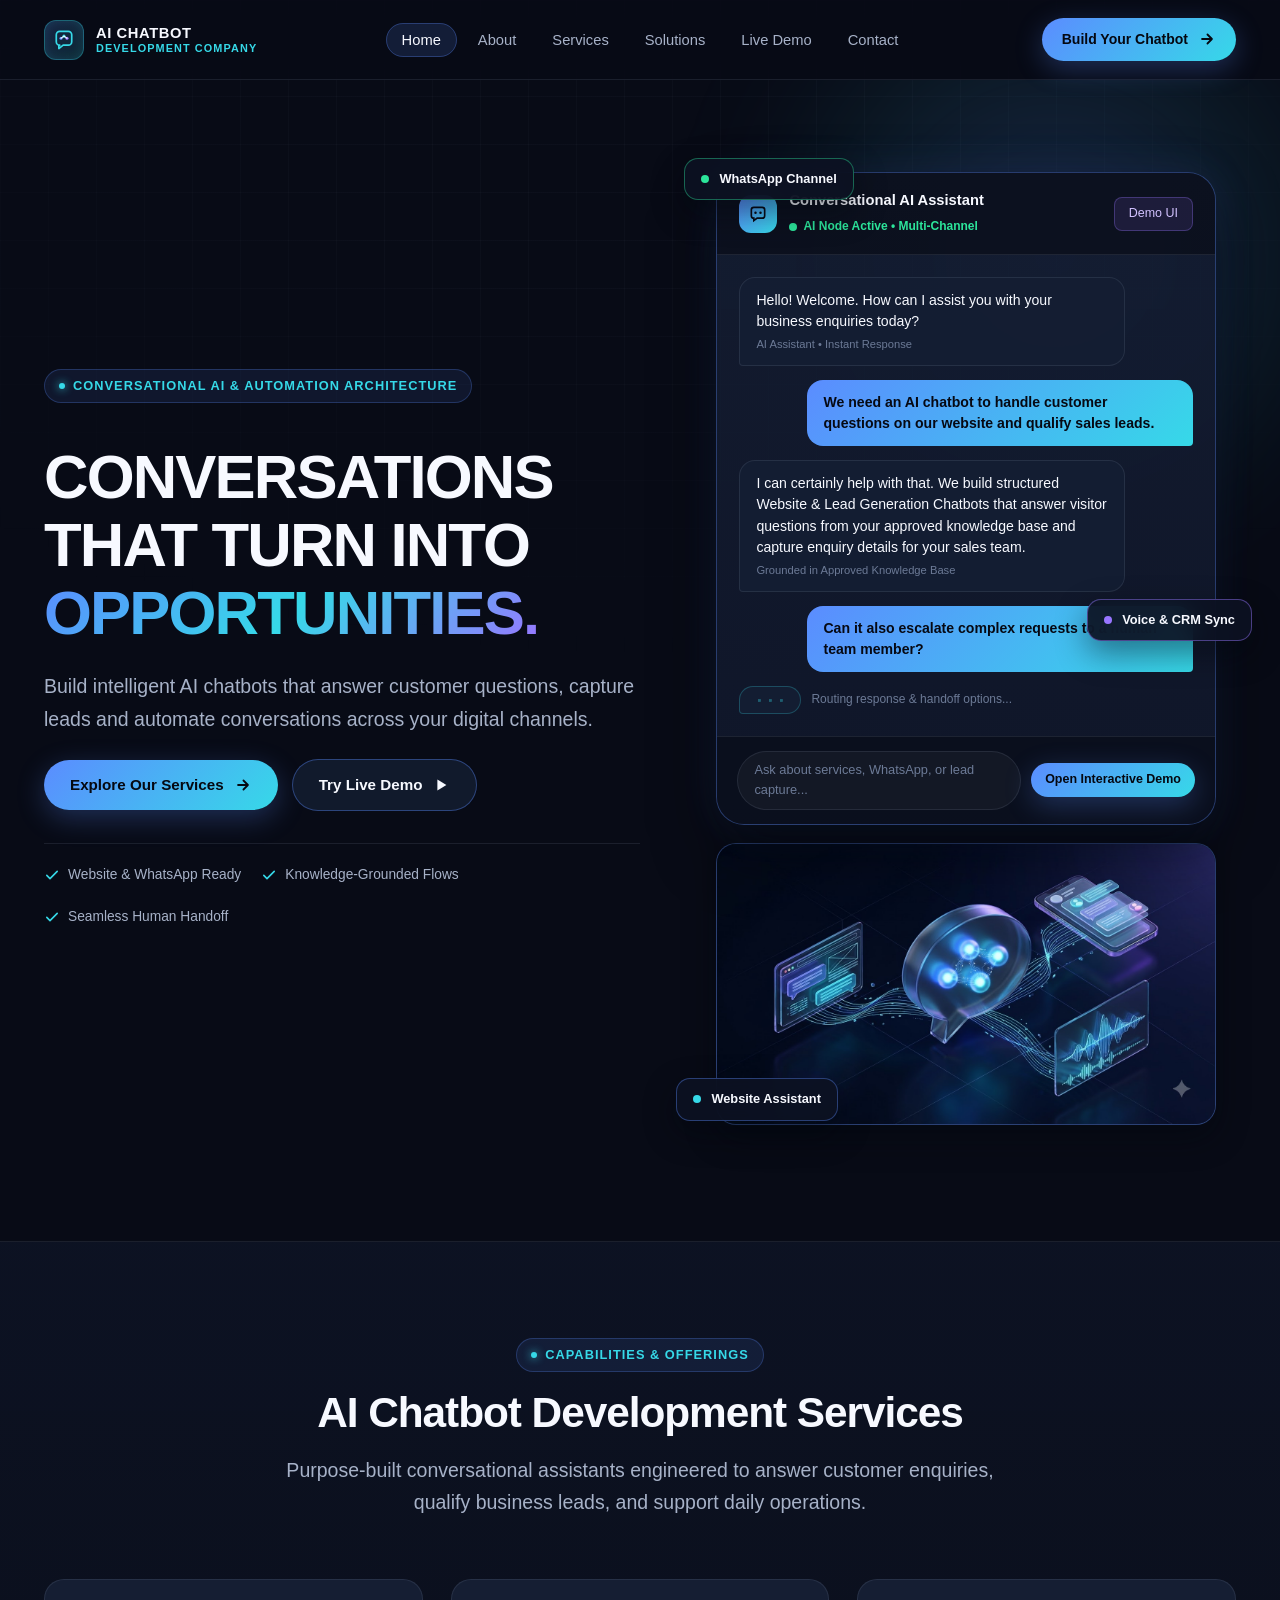
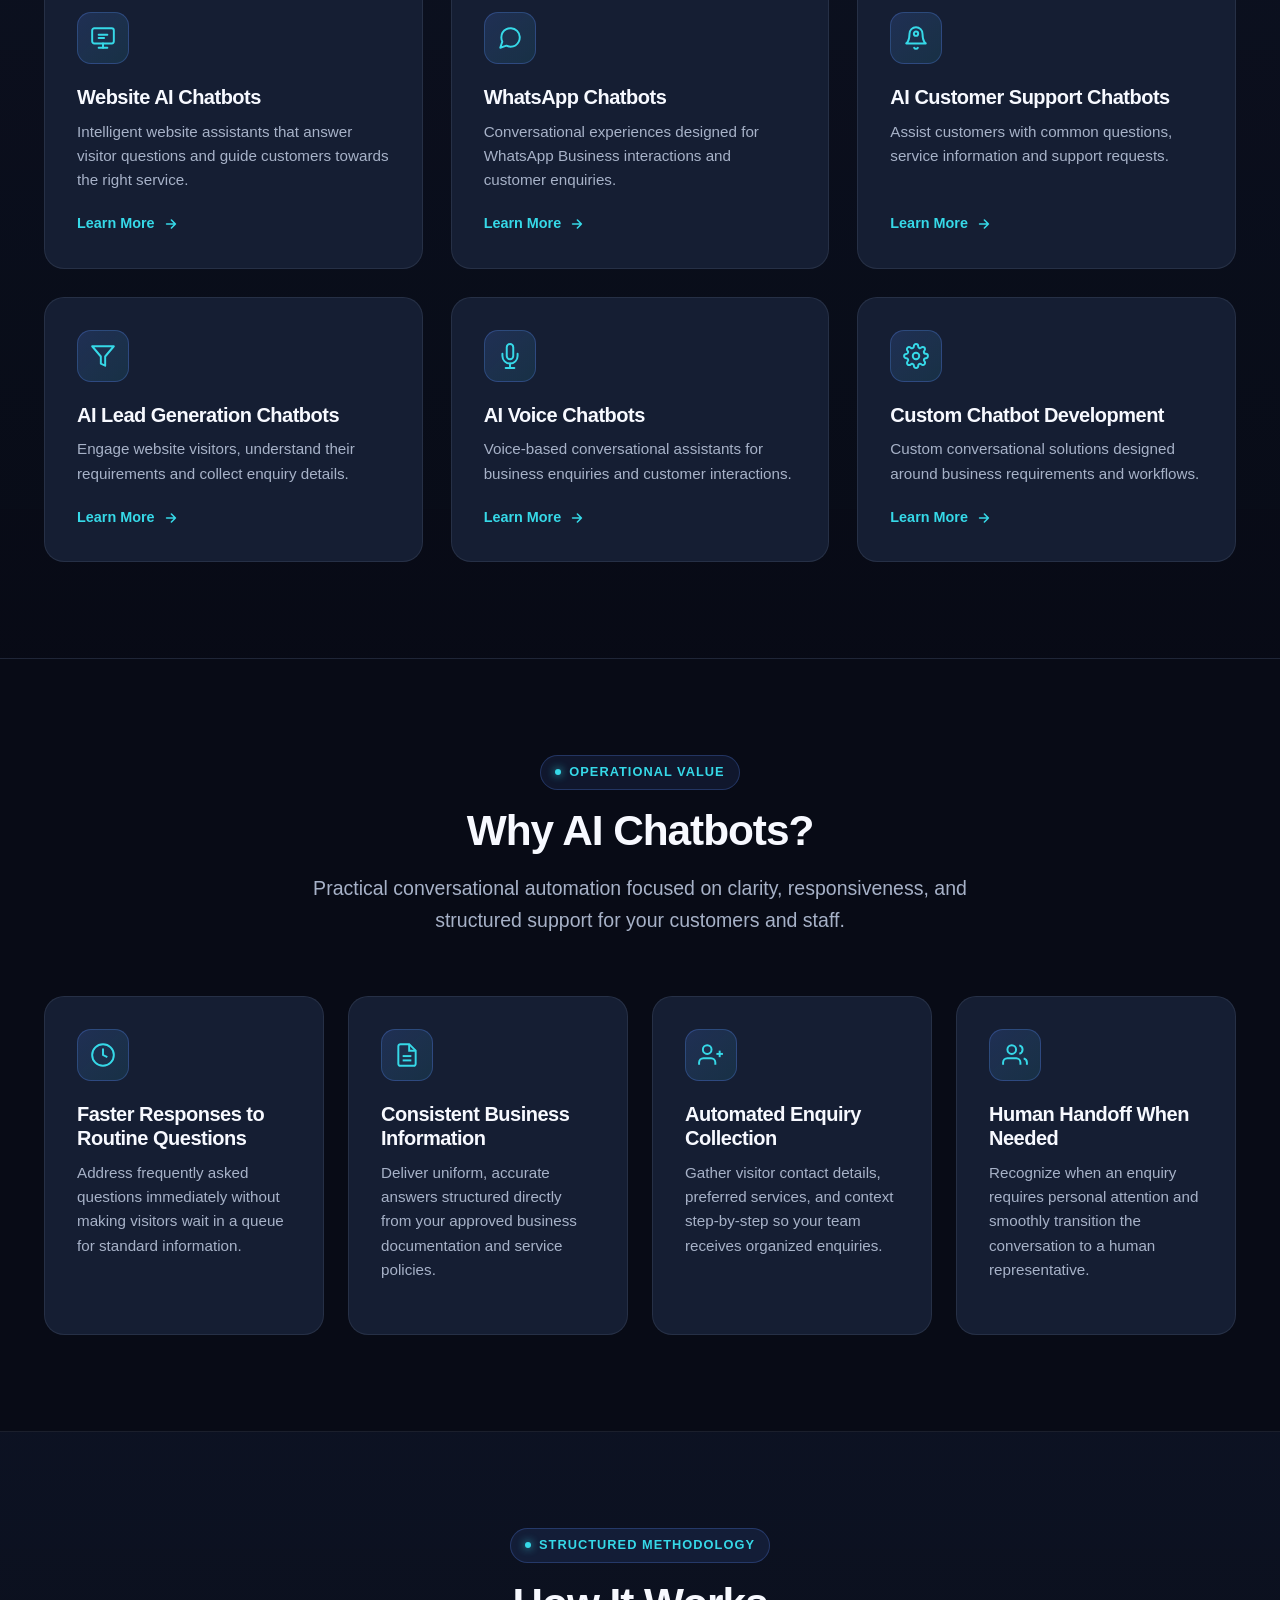
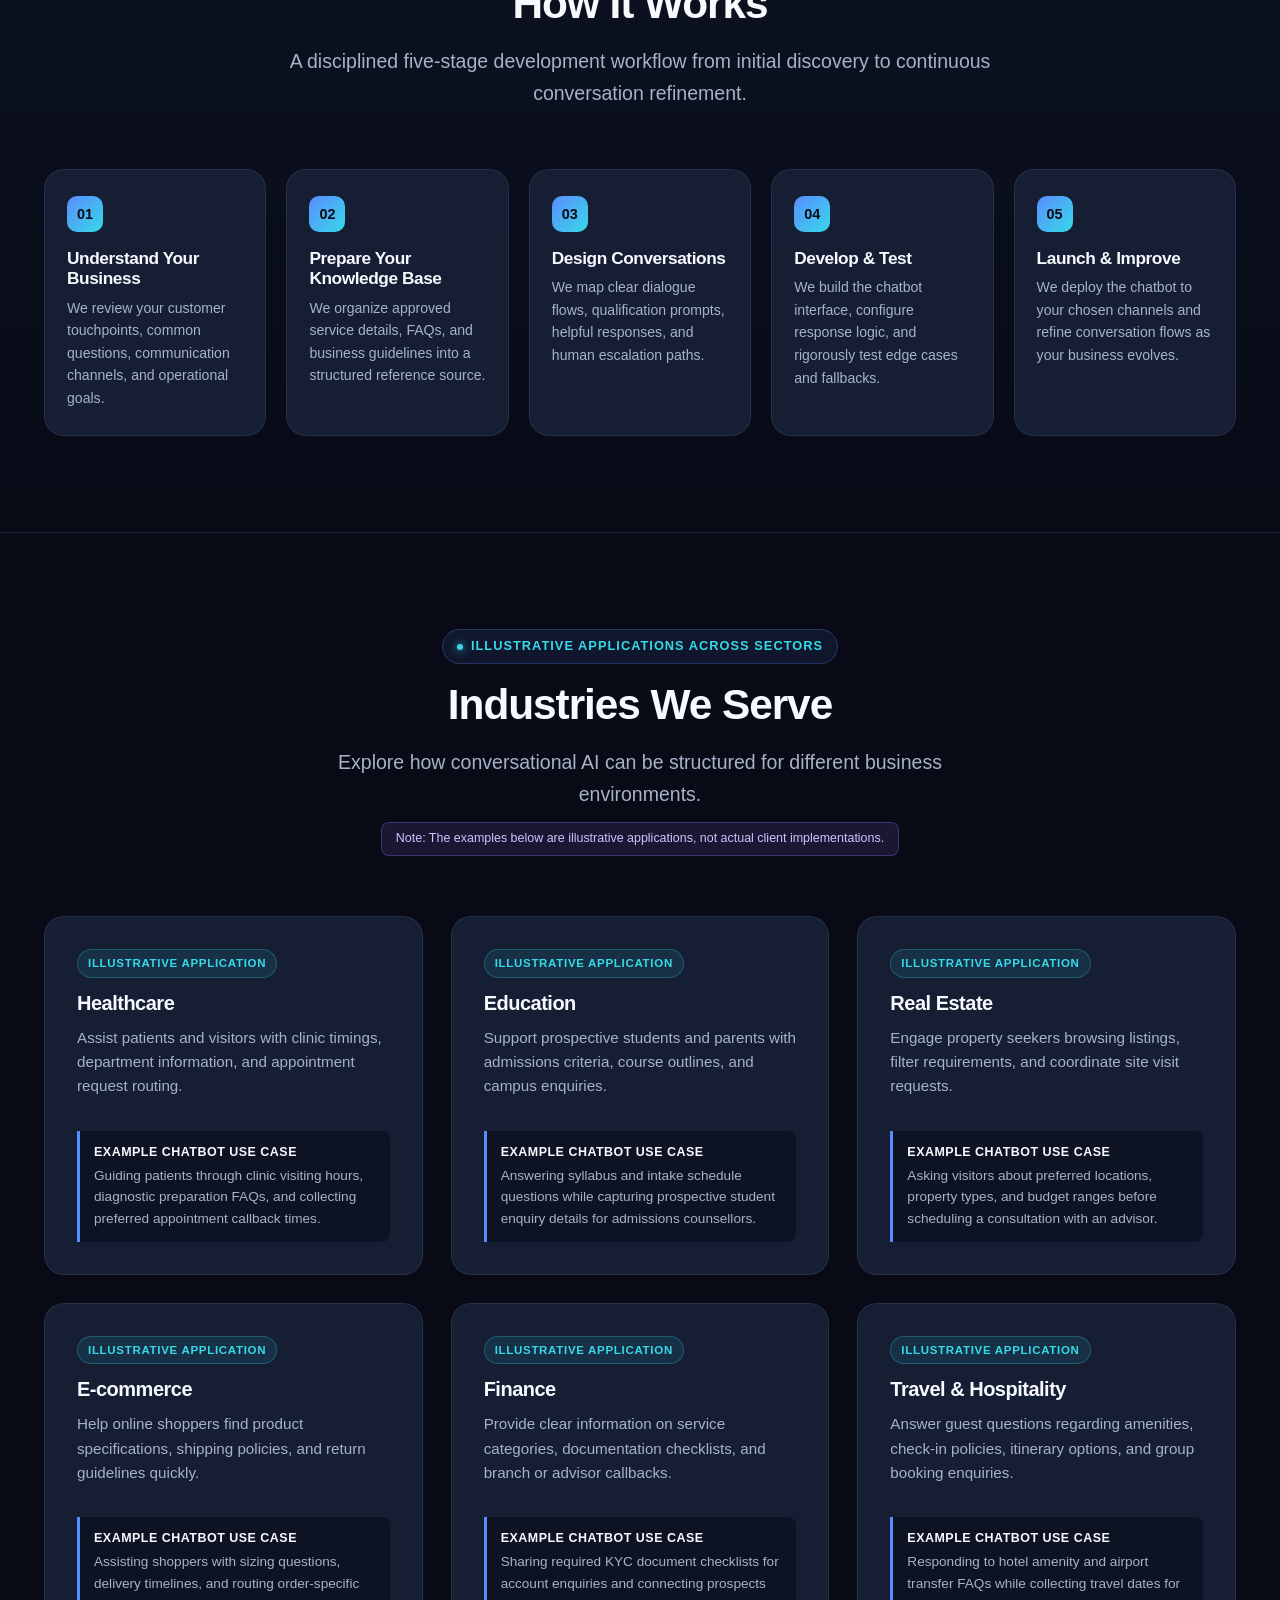
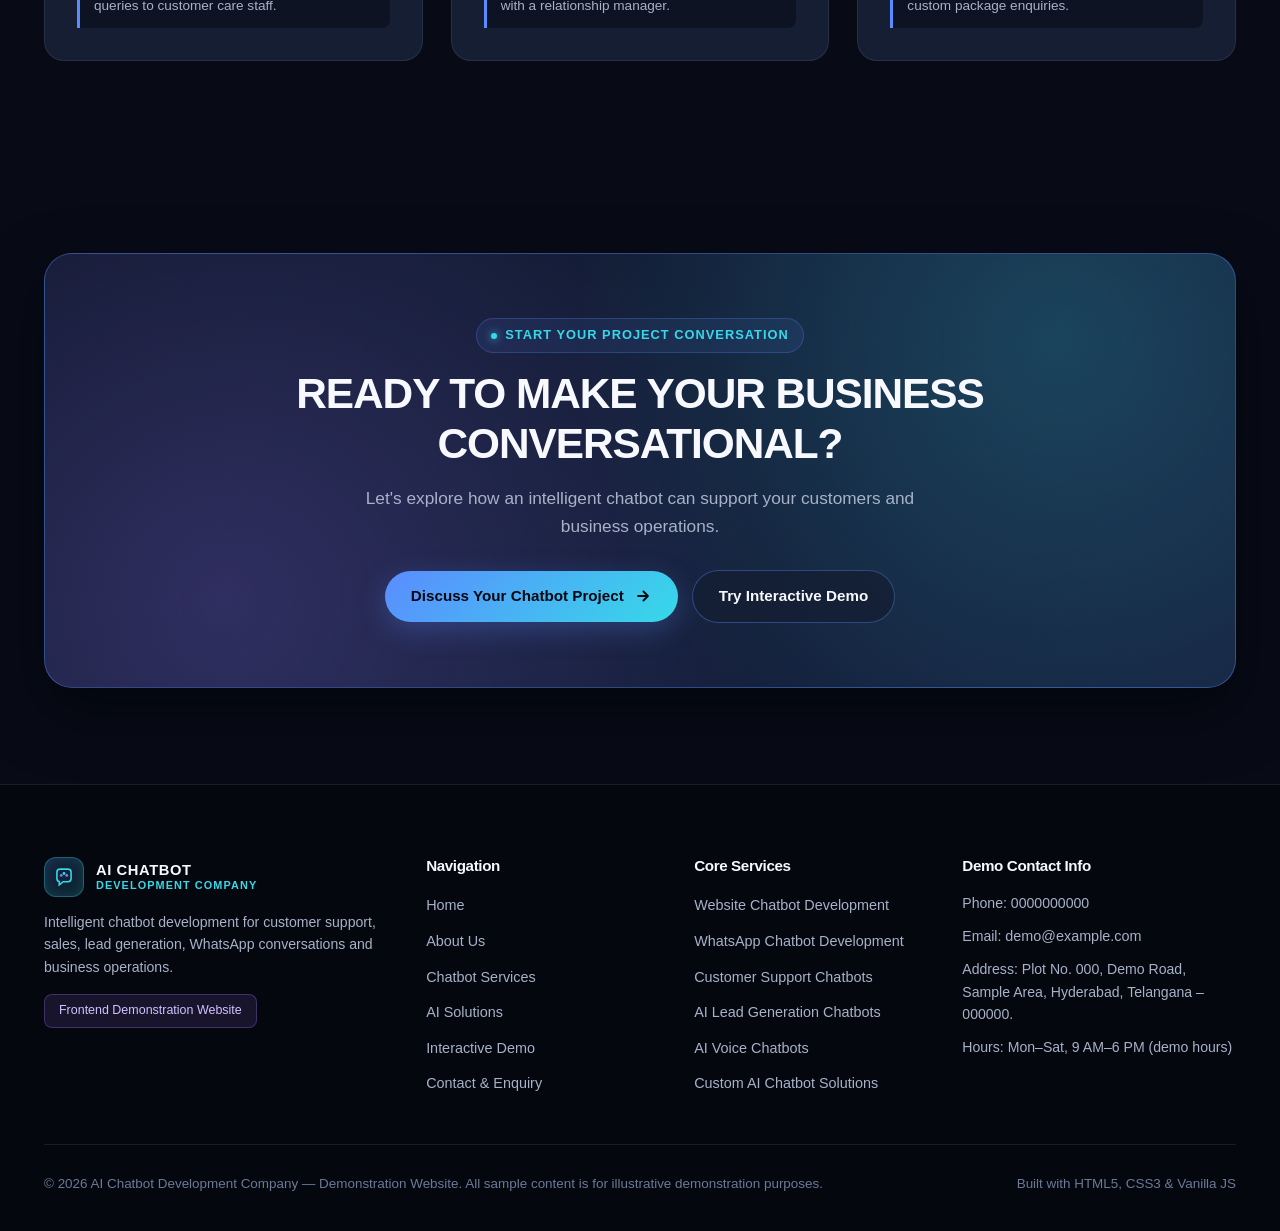
<file: index.html>
<!DOCTYPE html>
<html lang="en">
<head>
  <meta charset="UTF-8">
  <meta name="viewport" content="width=device-width, initial-scale=1.0">
  <title>AI Chatbot Development Company | Custom Conversational AI &amp; Chatbot Solutions</title>
  <meta name="description" content="AI Chatbot Development Company specializing in Website Chatbot Development, WhatsApp Chatbot Development, Customer Support Chatbots, AI Lead Generation Chatbots, and Custom AI Chatbot Solutions.">
  <meta name="keywords" content="AI Chatbot Development Company, AI Chatbot Development, Website Chatbot Development, WhatsApp Chatbot Development, Customer Support Chatbot, AI Lead Generation Chatbot, Custom AI Chatbot Solutions">
  <meta name="robots" content="index, follow">

  <!-- Open Graph Metadata -->
  <meta property="og:type" content="website">
  <meta property="og:title" content="AI Chatbot Development Company | Intelligent Conversational AI Solutions">
  <meta property="og:description" content="Build intelligent AI chatbots that answer customer questions, capture leads and automate conversations across your digital channels.">
  <meta property="og:url" content="index.html">
  <meta property="og:site_name" content="AI Chatbot Development Company">

  <link rel="stylesheet" href="css/styles.css">
</head>
<body>
  <a href="#main-content" class="skip-link">Skip to main content</a>

  <!-- STICKY NAVIGATION HEADER -->
  <header class="site-header" role="banner">
    <div class="container nav-container">
      <a href="index.html" class="brand-logo" aria-label="AI Chatbot Development Company Home">
        <span class="brand-logo-mark" aria-hidden="true">
          <svg width="24" height="24" viewBox="0 0 28 28" fill="none" xmlns="http://www.w3.org/2000/svg">
            <path d="M5 8C5 5.79086 6.79086 4 9 4H19C21.2091 4 23 5.79086 23 8V16C23 18.2091 21.2091 20 19 20H13L8 24V20H9C6.79086 20 5 18.2091 5 16V8Z" stroke="#36D9E8" stroke-width="2" stroke-linejoin="round"/>
            <circle cx="10.5" cy="12" r="1.8" fill="#5B8CFF"/>
            <circle cx="14" cy="9.5" r="1.8" fill="#36D9E8"/>
            <circle cx="17.5" cy="12" r="1.8" fill="#9875FF"/>
            <path d="M10.5 12L14 9.5L17.5 12" stroke="#F7F9FF" stroke-width="1.2" stroke-linecap="round"/>
          </svg>
        </span>
        <span class="brand-logo-text">
          <span class="brand-title">AI CHATBOT</span>
          <span class="brand-subtitle">Development Company</span>
        </span>
      </a>

      <nav aria-label="Primary Navigation">
        <ul class="nav-menu" id="primaryNav">
          <li><a href="index.html" class="nav-link active" aria-current="page">Home</a></li>
          <li><a href="about.html" class="nav-link">About</a></li>
          <li><a href="services.html" class="nav-link">Services</a></li>
          <li><a href="solutions.html" class="nav-link">Solutions</a></li>
          <li><a href="demo.html" class="nav-link">Live Demo</a></li>
          <li><a href="contact.html" class="nav-link">Contact</a></li>
        </ul>
      </nav>

      <div class="nav-actions">
        <a href="contact.html" class="btn btn-primary btn-sm">
          Build Your Chatbot
          <svg viewBox="0 0 20 20" fill="none" aria-hidden="true">
            <path d="M4.5 10H15.5M15.5 10L10.5 5M15.5 10L10.5 15" stroke="currentColor" stroke-width="2" stroke-linecap="round" stroke-linejoin="round"/>
          </svg>
        </a>
        <button type="button" class="mobile-menu-toggle" aria-controls="primaryNav" aria-expanded="false" aria-label="Toggle Menu">
          <svg width="22" height="22" viewBox="0 0 24 24" fill="none" stroke="currentColor" stroke-width="2" stroke-linecap="round">
            <line x1="3" y1="6" x2="21" y2="6"></line>
            <line x1="3" y1="12" x2="21" y2="12"></line>
            <line x1="3" y1="18" x2="21" y2="18"></line>
          </svg>
        </button>
      </div>
    </div>
  </header>

  <main id="main-content">
    <!-- B. HERO SECTION -->
    <section class="hero-section">
      <div class="hero-glow" aria-hidden="true"></div>
      <div class="container hero-grid">
        <div class="hero-content reveal">
          <div class="eyebrow">
            <span class="eyebrow-dot"></span>
            Conversational AI &amp; Automation Architecture
          </div>

          <h1 class="h1-hero">
            CONVERSATIONS THAT TURN INTO <span class="text-gradient">OPPORTUNITIES.</span>
          </h1>

          <p class="lead-text">
            Build intelligent AI chatbots that answer customer questions, capture leads and automate conversations across your digital channels.
          </p>

          <div class="btn-group">
            <a href="services.html" class="btn btn-primary">
              Explore Our Services
              <svg viewBox="0 0 20 20" fill="none" aria-hidden="true">
                <path d="M4.5 10H15.5M15.5 10L10.5 5M15.5 10L10.5 15" stroke="currentColor" stroke-width="2" stroke-linecap="round" stroke-linejoin="round"/>
              </svg>
            </a>
            <a href="demo.html" class="btn btn-secondary">
              Try Live Demo
              <svg viewBox="0 0 20 20" fill="none" aria-hidden="true">
                <polygon points="6,4 16,10 6,16" fill="currentColor"/>
              </svg>
            </a>
          </div>

          <div class="hero-highlights">
            <div class="hero-highlight-item">
              <svg viewBox="0 0 20 20" fill="none"><path d="M16.5 5.5L7.5 14.5L3.5 10.5" stroke="currentColor" stroke-width="2" stroke-linecap="round" stroke-linejoin="round"/></svg>
              <span>Website &amp; WhatsApp Ready</span>
            </div>
            <div class="hero-highlight-item">
              <svg viewBox="0 0 20 20" fill="none"><path d="M16.5 5.5L7.5 14.5L3.5 10.5" stroke="currentColor" stroke-width="2" stroke-linecap="round" stroke-linejoin="round"/></svg>
              <span>Knowledge-Grounded Flows</span>
            </div>
            <div class="hero-highlight-item">
              <svg viewBox="0 0 20 20" fill="none"><path d="M16.5 5.5L7.5 14.5L3.5 10.5" stroke="currentColor" stroke-width="2" stroke-linecap="round" stroke-linejoin="round"/></svg>
              <span>Seamless Human Handoff</span>
            </div>
          </div>
        </div>

        <!-- Hero Visual: Pure HTML/CSS Interactive Chatbot Mockup + Architecture Placeholder -->
        <div class="hero-visual-wrapper reveal">
          <!-- Floating Connected-Channel Icons -->
          <div class="floating-channel-badge channel-wa" aria-label="Connected Channel: WhatsApp Business">
            <span class="channel-dot" style="background:#2CE59B;"></span>
            <span>WhatsApp Channel</span>
          </div>
          <div class="floating-channel-badge channel-web" aria-label="Connected Channel: Website Widget">
            <span class="channel-dot" style="background:#36D9E8;"></span>
            <span>Website Assistant</span>
          </div>
          <div class="floating-channel-badge channel-voice" aria-label="Connected Channel: AI Voice">
            <span class="channel-dot" style="background:#9875FF;"></span>
            <span>Voice &amp; CRM Sync</span>
          </div>

          <!-- Floating Chat Window Illustration -->
          <div class="mockup-chat-window" role="region" aria-label="Sample AI Chatbot Interface Illustration">
            <div class="mockup-chat-header">
              <div class="mockup-agent-info">
                <div class="mockup-avatar" aria-hidden="true">
                  <svg width="20" height="20" viewBox="0 0 24 24" fill="none">
                    <path d="M4 7C4 5.34315 5.34315 4 7 4H17C18.6569 4 20 5.34315 20 7V14C20 15.6569 18.6569 17 17 17H11L7 20V17C5.34315 17 4 15.6569 4 14V7Z" stroke="#080B16" stroke-width="2"/>
                    <circle cx="9" cy="10.5" r="1.5" fill="#080B16"/>
                    <circle cx="15" cy="10.5" r="1.5" fill="#080B16"/>
                  </svg>
                </div>
                <div>
                  <div style="font-weight:700; font-size:0.92rem;">Conversational AI Assistant</div>
                  <div class="status-indicator">
                    <span class="status-pulse"></span>
                    <span>AI Node Active • Multi-Channel</span>
                  </div>
                </div>
              </div>
              <span class="demo-badge-notice">Demo UI</span>
            </div>

            <div class="mockup-chat-body">
              <div class="chat-msg chat-msg-bot">
                Hello! Welcome. How can I assist you with your business enquiries today?
                <div class="chat-msg-meta">AI Assistant • Instant Response</div>
              </div>

              <div class="chat-msg chat-msg-user">
                We need an AI chatbot to handle customer questions on our website and qualify sales leads.
              </div>

              <div class="chat-msg chat-msg-bot">
                I can certainly help with that. We build structured Website &amp; Lead Generation Chatbots that answer visitor questions from your approved knowledge base and capture enquiry details for your sales team.
                <div class="chat-msg-meta">Grounded in Approved Knowledge Base</div>
              </div>

              <div class="chat-msg chat-msg-user">
                Can it also escalate complex requests to a human team member?
              </div>

              <div style="display:flex; align-items:center; gap:10px;">
                <div class="typing-bubble" title="Animated Typing Indicator">
                  <span class="typing-dot"></span>
                  <span class="typing-dot"></span>
                  <span class="typing-dot"></span>
                </div>
                <span style="font-size:0.75rem; color:var(--text-muted);">Routing response &amp; handoff options...</span>
              </div>
            </div>

            <div class="mockup-chat-footer">
              <div class="mockup-input-pill">Ask about services, WhatsApp, or lead capture...</div>
              <a href="demo.html" class="btn btn-primary btn-sm" style="padding:7px 14px; font-size:0.78rem;">Open Interactive Demo</a>
            </div>
          </div>

          <!-- Hero Visual Asset: ai-chatbot-hero.jpeg -->
          <div class="hero-visual-img-wrap" role="region" aria-label="Omnichannel Conversational AI Architecture">
            <img
              src="images/ai-chatbot-hero.jpeg"
              alt="Omnichannel Conversational AI Network connecting Website, WhatsApp and Voice channels"
              width="1376"
              height="768"
              loading="lazy"
            >
          </div>
        </div>
      </div>
    </section>

    <!-- C. SERVICES OVERVIEW -->
    <section class="section section-alt" id="services-overview">
      <div class="container">
        <div class="section-header reveal">
          <div class="eyebrow">
            <span class="eyebrow-dot"></span>
            Capabilities &amp; Offerings
          </div>
          <h2 class="h2-section">AI Chatbot Development Services</h2>
          <p class="lead-text">
            Purpose-built conversational assistants engineered to answer customer enquiries, qualify business leads, and support daily operations.
          </p>
        </div>

        <div class="grid-3">
          <!-- Card 1 -->
          <article class="card reveal">
            <div class="card-icon" aria-hidden="true">
              <svg viewBox="0 0 24 24" fill="none" stroke="currentColor" stroke-width="1.8" stroke-linecap="round" stroke-linejoin="round">
                <rect x="2" y="3" width="20" height="14" rx="2"/>
                <line x1="8" y1="21" x2="16" y2="21"/>
                <line x1="12" y1="17" x2="12" y2="21"/>
                <path d="M8 9h8M8 12h5"/>
              </svg>
            </div>
            <h3 class="h3-card">Website AI Chatbots</h3>
            <p>Intelligent website assistants that answer visitor questions and guide customers towards the right service.</p>
            <a href="services.html#website-chatbots" class="card-link">
              Learn More
              <svg viewBox="0 0 20 20" fill="none"><path d="M4.5 10H15.5M15.5 10L10.5 5M15.5 10L10.5 15" stroke="currentColor" stroke-width="2" stroke-linecap="round" stroke-linejoin="round"/></svg>
            </a>
          </article>

          <!-- Card 2 -->
          <article class="card reveal">
            <div class="card-icon" aria-hidden="true">
              <svg viewBox="0 0 24 24" fill="none" stroke="currentColor" stroke-width="1.8" stroke-linecap="round" stroke-linejoin="round">
                <path d="M21 11.5a8.38 8.38 0 0 1-.9 3.8 8.5 8.5 0 0 1-7.6 4.7 8.38 8.38 0 0 1-3.8-.9L3 21l1.9-5.7a8.38 8.38 0 0 1-.9-3.8 8.5 8.5 0 0 1 4.7-7.6 8.38 8.38 0 0 1 3.8-.9h.5a8.48 8.48 0 0 1 8 8v.5z"/>
              </svg>
            </div>
            <h3 class="h3-card">WhatsApp Chatbots</h3>
            <p>Conversational experiences designed for WhatsApp Business interactions and customer enquiries.</p>
            <a href="services.html#whatsapp-chatbots" class="card-link">
              Learn More
              <svg viewBox="0 0 20 20" fill="none"><path d="M4.5 10H15.5M15.5 10L10.5 5M15.5 10L10.5 15" stroke="currentColor" stroke-width="2" stroke-linecap="round" stroke-linejoin="round"/></svg>
            </a>
          </article>

          <!-- Card 3 -->
          <article class="card reveal">
            <div class="card-icon" aria-hidden="true">
              <svg viewBox="0 0 24 24" fill="none" stroke="currentColor" stroke-width="1.8" stroke-linecap="round" stroke-linejoin="round">
                <path d="M18 8A6 6 0 0 0 6 8c0 7-3 9-3 9h18s-3-2-3-9"/>
                <path d="M13.73 21a2 2 0 0 1-3.46 0"/>
                <circle cx="12" cy="8" r="2"/>
              </svg>
            </div>
            <h3 class="h3-card">AI Customer Support Chatbots</h3>
            <p>Assist customers with common questions, service information and support requests.</p>
            <a href="services.html#support-chatbots" class="card-link">
              Learn More
              <svg viewBox="0 0 20 20" fill="none"><path d="M4.5 10H15.5M15.5 10L10.5 5M15.5 10L10.5 15" stroke="currentColor" stroke-width="2" stroke-linecap="round" stroke-linejoin="round"/></svg>
            </a>
          </article>

          <!-- Card 4 -->
          <article class="card reveal">
            <div class="card-icon" aria-hidden="true">
              <svg viewBox="0 0 24 24" fill="none" stroke="currentColor" stroke-width="1.8" stroke-linecap="round" stroke-linejoin="round">
                <polygon points="22 3 2 3 10 12.46 10 19 14 21 14 12.46 22 3"/>
              </svg>
            </div>
            <h3 class="h3-card">AI Lead Generation Chatbots</h3>
            <p>Engage website visitors, understand their requirements and collect enquiry details.</p>
            <a href="services.html#lead-chatbots" class="card-link">
              Learn More
              <svg viewBox="0 0 20 20" fill="none"><path d="M4.5 10H15.5M15.5 10L10.5 5M15.5 10L10.5 15" stroke="currentColor" stroke-width="2" stroke-linecap="round" stroke-linejoin="round"/></svg>
            </a>
          </article>

          <!-- Card 5 -->
          <article class="card reveal">
            <div class="card-icon" aria-hidden="true">
              <svg viewBox="0 0 24 24" fill="none" stroke="currentColor" stroke-width="1.8" stroke-linecap="round" stroke-linejoin="round">
                <path d="M12 1a3 3 0 0 0-3 3v8a3 3 0 0 0 6 0V4a3 3 0 0 0-3-3z"/>
                <path d="M19 10v2a7 7 0 0 1-14 0v-2"/>
                <line x1="12" y1="19" x2="12" y2="23"/>
                <line x1="8" y1="23" x2="16" y2="23"/>
              </svg>
            </div>
            <h3 class="h3-card">AI Voice Chatbots</h3>
            <p>Voice-based conversational assistants for business enquiries and customer interactions.</p>
            <a href="services.html#voice-chatbots" class="card-link">
              Learn More
              <svg viewBox="0 0 20 20" fill="none"><path d="M4.5 10H15.5M15.5 10L10.5 5M15.5 10L10.5 15" stroke="currentColor" stroke-width="2" stroke-linecap="round" stroke-linejoin="round"/></svg>
            </a>
          </article>

          <!-- Card 6 -->
          <article class="card reveal">
            <div class="card-icon" aria-hidden="true">
              <svg viewBox="0 0 24 24" fill="none" stroke="currentColor" stroke-width="1.8" stroke-linecap="round" stroke-linejoin="round">
                <circle cx="12" cy="12" r="3"/>
                <path d="M19.4 15a1.65 1.65 0 0 0 .33 1.82l.06.06a2 2 0 0 1 0 2.83 2 2 0 0 1-2.83 0l-.06-.06a1.65 1.65 0 0 0-1.82-.33 1.65 1.65 0 0 0-1 1.51V21a2 2 0 0 1-2 2 2 2 0 0 1-2-2v-.09A1.65 1.65 0 0 0 9 19.4a1.65 1.65 0 0 0-1.82.33l-.06.06a2 2 0 0 1-2.83 0 2 2 0 0 1 0-2.83l.06-.06a1.65 1.65 0 0 0 .33-1.82 1.65 1.65 0 0 0-1.51-1H3a2 2 0 0 1-2-2 2 2 0 0 1 2-2h.09A1.65 1.65 0 0 0 4.6 9a1.65 1.65 0 0 0-.33-1.82l-.06-.06a2 2 0 0 1 0-2.83 2 2 0 0 1 2.83 0l.06.06a1.65 1.65 0 0 0 1.82.33H9a1.65 1.65 0 0 0 1-1.51V3a2 2 0 0 1 2-2 2 2 0 0 1 2 2v.09a1.65 1.65 0 0 0 1 1.51 1.65 1.65 0 0 0 1.82-.33l.06-.06a2 2 0 0 1 2.83 0 2 2 0 0 1 0 2.83l-.06.06a1.65 1.65 0 0 0-.33 1.82V9a1.65 1.65 0 0 0 1.51 1H21a2 2 0 0 1 2 2 2 2 0 0 1-2 2h-.09a1.65 1.65 0 0 0-1.51 1z"/>
              </svg>
            </div>
            <h3 class="h3-card">Custom Chatbot Development</h3>
            <p>Custom conversational solutions designed around business requirements and workflows.</p>
            <a href="services.html#custom-chatbots" class="card-link">
              Learn More
              <svg viewBox="0 0 20 20" fill="none"><path d="M4.5 10H15.5M15.5 10L10.5 5M15.5 10L10.5 15" stroke="currentColor" stroke-width="2" stroke-linecap="round" stroke-linejoin="round"/></svg>
            </a>
          </article>
        </div>
      </div>
    </section>

    <!-- D. WHY AI CHATBOTS? -->
    <section class="section" id="why-ai-chatbots">
      <div class="container">
        <div class="section-header reveal">
          <div class="eyebrow">
            <span class="eyebrow-dot"></span>
            Operational Value
          </div>
          <h2 class="h2-section">Why AI Chatbots?</h2>
          <p class="lead-text">
            Practical conversational automation focused on clarity, responsiveness, and structured support for your customers and staff.
          </p>
        </div>

        <div class="grid-4">
          <div class="card reveal">
            <div class="card-icon" aria-hidden="true">
              <svg viewBox="0 0 24 24" fill="none" stroke="currentColor" stroke-width="1.8"><circle cx="12" cy="12" r="10"/><polyline points="12 6 12 12 16 14"/></svg>
            </div>
            <h3 class="h3-card">Faster Responses to Routine Questions</h3>
            <p>Address frequently asked questions immediately without making visitors wait in a queue for standard information.</p>
          </div>

          <div class="card reveal">
            <div class="card-icon" aria-hidden="true">
              <svg viewBox="0 0 24 24" fill="none" stroke="currentColor" stroke-width="1.8"><path d="M14 2H6a2 2 0 0 0-2 2v16a2 2 0 0 0 2 2h12a2 2 0 0 0 2-2V8z"/><polyline points="14 2 14 8 20 8"/><line x1="16" y1="13" x2="8" y2="13"/><line x1="16" y1="17" x2="8" y2="17"/></svg>
            </div>
            <h3 class="h3-card">Consistent Business Information</h3>
            <p>Deliver uniform, accurate answers structured directly from your approved business documentation and service policies.</p>
          </div>

          <div class="card reveal">
            <div class="card-icon" aria-hidden="true">
              <svg viewBox="0 0 24 24" fill="none" stroke="currentColor" stroke-width="1.8"><path d="M16 21v-2a4 4 0 0 0-4-4H5a4 4 0 0 0-4 4v2"/><circle cx="8.5" cy="7" r="4"/><line x1="20" y1="8" x2="20" y2="14"/><line x1="23" y1="11" x2="17" y2="11"/></svg>
            </div>
            <h3 class="h3-card">Automated Enquiry Collection</h3>
            <p>Gather visitor contact details, preferred services, and context step-by-step so your team receives organized enquiries.</p>
          </div>

          <div class="card reveal">
            <div class="card-icon" aria-hidden="true">
              <svg viewBox="0 0 24 24" fill="none" stroke="currentColor" stroke-width="1.8"><path d="M17 21v-2a4 4 0 0 0-4-4H5a4 4 0 0 0-4 4v2"/><circle cx="9" cy="7" r="4"/><path d="M23 21v-2a4 4 0 0 0-3-3.87"/><path d="M16 3.13a4 4 0 0 1 0 7.75"/></svg>
            </div>
            <h3 class="h3-card">Human Handoff When Needed</h3>
            <p>Recognize when an enquiry requires personal attention and smoothly transition the conversation to a human representative.</p>
          </div>
        </div>
      </div>
    </section>

    <!-- E. HOW IT WORKS -->
    <section class="section section-alt" id="how-it-works">
      <div class="container">
        <div class="section-header reveal">
          <div class="eyebrow">
            <span class="eyebrow-dot"></span>
            Structured Methodology
          </div>
          <h2 class="h2-section">How It Works</h2>
          <p class="lead-text">
            A disciplined five-stage development workflow from initial discovery to continuous conversation refinement.
          </p>
        </div>

        <div class="process-steps">
          <div class="process-step-card reveal">
            <div class="step-num">01</div>
            <h3>Understand Your Business</h3>
            <p>We review your customer touchpoints, common questions, communication channels, and operational goals.</p>
          </div>

          <div class="process-step-card reveal">
            <div class="step-num">02</div>
            <h3>Prepare Your Knowledge Base</h3>
            <p>We organize approved service details, FAQs, and business guidelines into a structured reference source.</p>
          </div>

          <div class="process-step-card reveal">
            <div class="step-num">03</div>
            <h3>Design Conversations</h3>
            <p>We map clear dialogue flows, qualification prompts, helpful responses, and human escalation paths.</p>
          </div>

          <div class="process-step-card reveal">
            <div class="step-num">04</div>
            <h3>Develop &amp; Test</h3>
            <p>We build the chatbot interface, configure response logic, and rigorously test edge cases and fallbacks.</p>
          </div>

          <div class="process-step-card reveal">
            <div class="step-num">05</div>
            <h3>Launch &amp; Improve</h3>
            <p>We deploy the chatbot to your chosen channels and refine conversation flows as your business evolves.</p>
          </div>
        </div>
      </div>
    </section>

    <!-- F. INDUSTRIES WE SERVE -->
    <section class="section" id="industries">
      <div class="container">
        <div class="section-header reveal">
          <div class="eyebrow">
            <span class="eyebrow-dot"></span>
            Illustrative Applications Across Sectors
          </div>
          <h2 class="h2-section">Industries We Serve</h2>
          <p class="lead-text">
            Explore how conversational AI can be structured for different business environments.
          </p>
          <div style="margin-top:12px;">
            <span class="demo-badge-notice">Note: The examples below are illustrative applications, not actual client implementations.</span>
          </div>
        </div>

        <div class="grid-3">
          <!-- Industry 1: Healthcare -->
          <article class="card reveal">
            <span class="industry-badge">Illustrative Application</span>
            <h3 class="h3-card">Healthcare</h3>
            <p>Assist patients and visitors with clinic timings, department information, and appointment request routing.</p>
            <div class="use-case-box">
              <strong>Example Chatbot Use Case</strong>
              Guiding patients through clinic visiting hours, diagnostic preparation FAQs, and collecting preferred appointment callback times.
            </div>
          </article>

          <!-- Industry 2: Education -->
          <article class="card reveal">
            <span class="industry-badge">Illustrative Application</span>
            <h3 class="h3-card">Education</h3>
            <p>Support prospective students and parents with admissions criteria, course outlines, and campus enquiries.</p>
            <div class="use-case-box">
              <strong>Example Chatbot Use Case</strong>
              Answering syllabus and intake schedule questions while capturing prospective student enquiry details for admissions counsellors.
            </div>
          </article>

          <!-- Industry 3: Real Estate -->
          <article class="card reveal">
            <span class="industry-badge">Illustrative Application</span>
            <h3 class="h3-card">Real Estate</h3>
            <p>Engage property seekers browsing listings, filter requirements, and coordinate site visit requests.</p>
            <div class="use-case-box">
              <strong>Example Chatbot Use Case</strong>
              Asking visitors about preferred locations, property types, and budget ranges before scheduling a consultation with an advisor.
            </div>
          </article>

          <!-- Industry 4: E-commerce -->
          <article class="card reveal">
            <span class="industry-badge">Illustrative Application</span>
            <h3 class="h3-card">E-commerce</h3>
            <p>Help online shoppers find product specifications, shipping policies, and return guidelines quickly.</p>
            <div class="use-case-box">
              <strong>Example Chatbot Use Case</strong>
              Assisting shoppers with sizing questions, delivery timelines, and routing order-specific queries to customer care staff.
            </div>
          </article>

          <!-- Industry 5: Finance -->
          <article class="card reveal">
            <span class="industry-badge">Illustrative Application</span>
            <h3 class="h3-card">Finance</h3>
            <p>Provide clear information on service categories, documentation checklists, and branch or advisor callbacks.</p>
            <div class="use-case-box">
              <strong>Example Chatbot Use Case</strong>
              Sharing required KYC document checklists for account enquiries and connecting prospects with a relationship manager.
            </div>
          </article>

          <!-- Industry 6: Travel & Hospitality -->
          <article class="card reveal">
            <span class="industry-badge">Illustrative Application</span>
            <h3 class="h3-card">Travel &amp; Hospitality</h3>
            <p>Answer guest questions regarding amenities, check-in policies, itinerary options, and group booking enquiries.</p>
            <div class="use-case-box">
              <strong>Example Chatbot Use Case</strong>
              Responding to hotel amenity and airport transfer FAQs while collecting travel dates for custom package enquiries.
            </div>
          </article>
        </div>
      </div>
    </section>

    <!-- G. FINAL CTA -->
    <section class="section">
      <div class="container">
        <div class="cta-banner reveal">
          <div class="eyebrow">
            <span class="eyebrow-dot"></span>
            Start Your Project Conversation
          </div>
          <h2 class="h2-section">READY TO MAKE YOUR BUSINESS CONVERSATIONAL?</h2>
          <p>
            Let's explore how an intelligent chatbot can support your customers and business operations.
          </p>
          <div class="btn-group" style="justify-content:center;">
            <a href="contact.html" class="btn btn-primary">
              Discuss Your Chatbot Project
              <svg viewBox="0 0 20 20" fill="none" aria-hidden="true">
                <path d="M4.5 10H15.5M15.5 10L10.5 5M15.5 10L10.5 15" stroke="currentColor" stroke-width="2" stroke-linecap="round" stroke-linejoin="round"/>
              </svg>
            </a>
            <a href="demo.html" class="btn btn-secondary">Try Interactive Demo</a>
          </div>
        </div>
      </div>
    </section>
  </main>

  <!-- SITE FOOTER -->
  <footer class="site-footer" role="contentinfo">
    <div class="container">
      <div class="footer-grid">
        <div class="footer-col">
          <a href="index.html" class="brand-logo" style="margin-bottom: 14px;">
            <span class="brand-logo-mark" aria-hidden="true">
              <svg width="22" height="22" viewBox="0 0 28 28" fill="none">
                <path d="M5 8C5 5.79086 6.79086 4 9 4H19C21.2091 4 23 5.79086 23 8V16C23 18.2091 21.2091 20 19 20H13L8 24V20H9C6.79086 20 5 18.2091 5 16V8Z" stroke="#36D9E8" stroke-width="2"/>
                <circle cx="10.5" cy="12" r="1.8" fill="#5B8CFF"/>
                <circle cx="14" cy="9.5" r="1.8" fill="#36D9E8"/>
                <circle cx="17.5" cy="12" r="1.8" fill="#9875FF"/>
              </svg>
            </span>
            <span class="brand-logo-text">
              <span class="brand-title">AI CHATBOT</span>
              <span class="brand-subtitle">Development Company</span>
            </span>
          </a>
          <p style="font-size:0.88rem; color:var(--text-secondary); margin-bottom:16px;">
            Intelligent chatbot development for customer support, sales, lead generation, WhatsApp conversations and business operations.
          </p>
          <span class="demo-badge-notice">Frontend Demonstration Website</span>
        </div>

        <div class="footer-col">
          <h4>Navigation</h4>
          <ul class="footer-links">
            <li><a href="index.html">Home</a></li>
            <li><a href="about.html">About Us</a></li>
            <li><a href="services.html">Chatbot Services</a></li>
            <li><a href="solutions.html">AI Solutions</a></li>
            <li><a href="demo.html">Interactive Demo</a></li>
            <li><a href="contact.html">Contact &amp; Enquiry</a></li>
          </ul>
        </div>

        <div class="footer-col">
          <h4>Core Services</h4>
          <ul class="footer-links">
            <li><a href="services.html#website-chatbots">Website Chatbot Development</a></li>
            <li><a href="services.html#whatsapp-chatbots">WhatsApp Chatbot Development</a></li>
            <li><a href="services.html#support-chatbots">Customer Support Chatbots</a></li>
            <li><a href="services.html#lead-chatbots">AI Lead Generation Chatbots</a></li>
            <li><a href="services.html#voice-chatbots">AI Voice Chatbots</a></li>
            <li><a href="services.html#custom-chatbots">Custom AI Chatbot Solutions</a></li>
          </ul>
        </div>

        <div class="footer-col">
          <h4>Demo Contact Info</h4>
          <ul class="footer-links" style="color:var(--text-secondary); font-size:0.88rem;">
            <li>Phone: 0000000000</li>
            <li>Email: <a href="mailto:demo@example.com">demo@example.com</a></li>
            <li>Address: Plot No. 000, Demo Road, Sample Area, Hyderabad, Telangana – 000000.</li>
            <li>Hours: Mon–Sat, 9 AM–6 PM (demo hours)</li>
          </ul>
        </div>
      </div>

      <div class="footer-bottom">
        <span>&copy; 2026 AI Chatbot Development Company — Demonstration Website. All sample content is for illustrative demonstration purposes.</span>
        <span>Built with HTML5, CSS3 &amp; Vanilla JS</span>
      </div>
    </div>
  </footer>

  <!-- BACK TO TOP BUTTON -->
  <button type="button" id="backToTop" class="back-to-top" aria-label="Back to top">
    <svg width="20" height="20" viewBox="0 0 24 24" fill="none" stroke="currentColor" stroke-width="2.4" stroke-linecap="round" stroke-linejoin="round">
      <polyline points="18 15 12 9 6 15"></polyline>
    </svg>
  </button>

  <script src="js/main.js"></script>
</body>
</html>
</file>
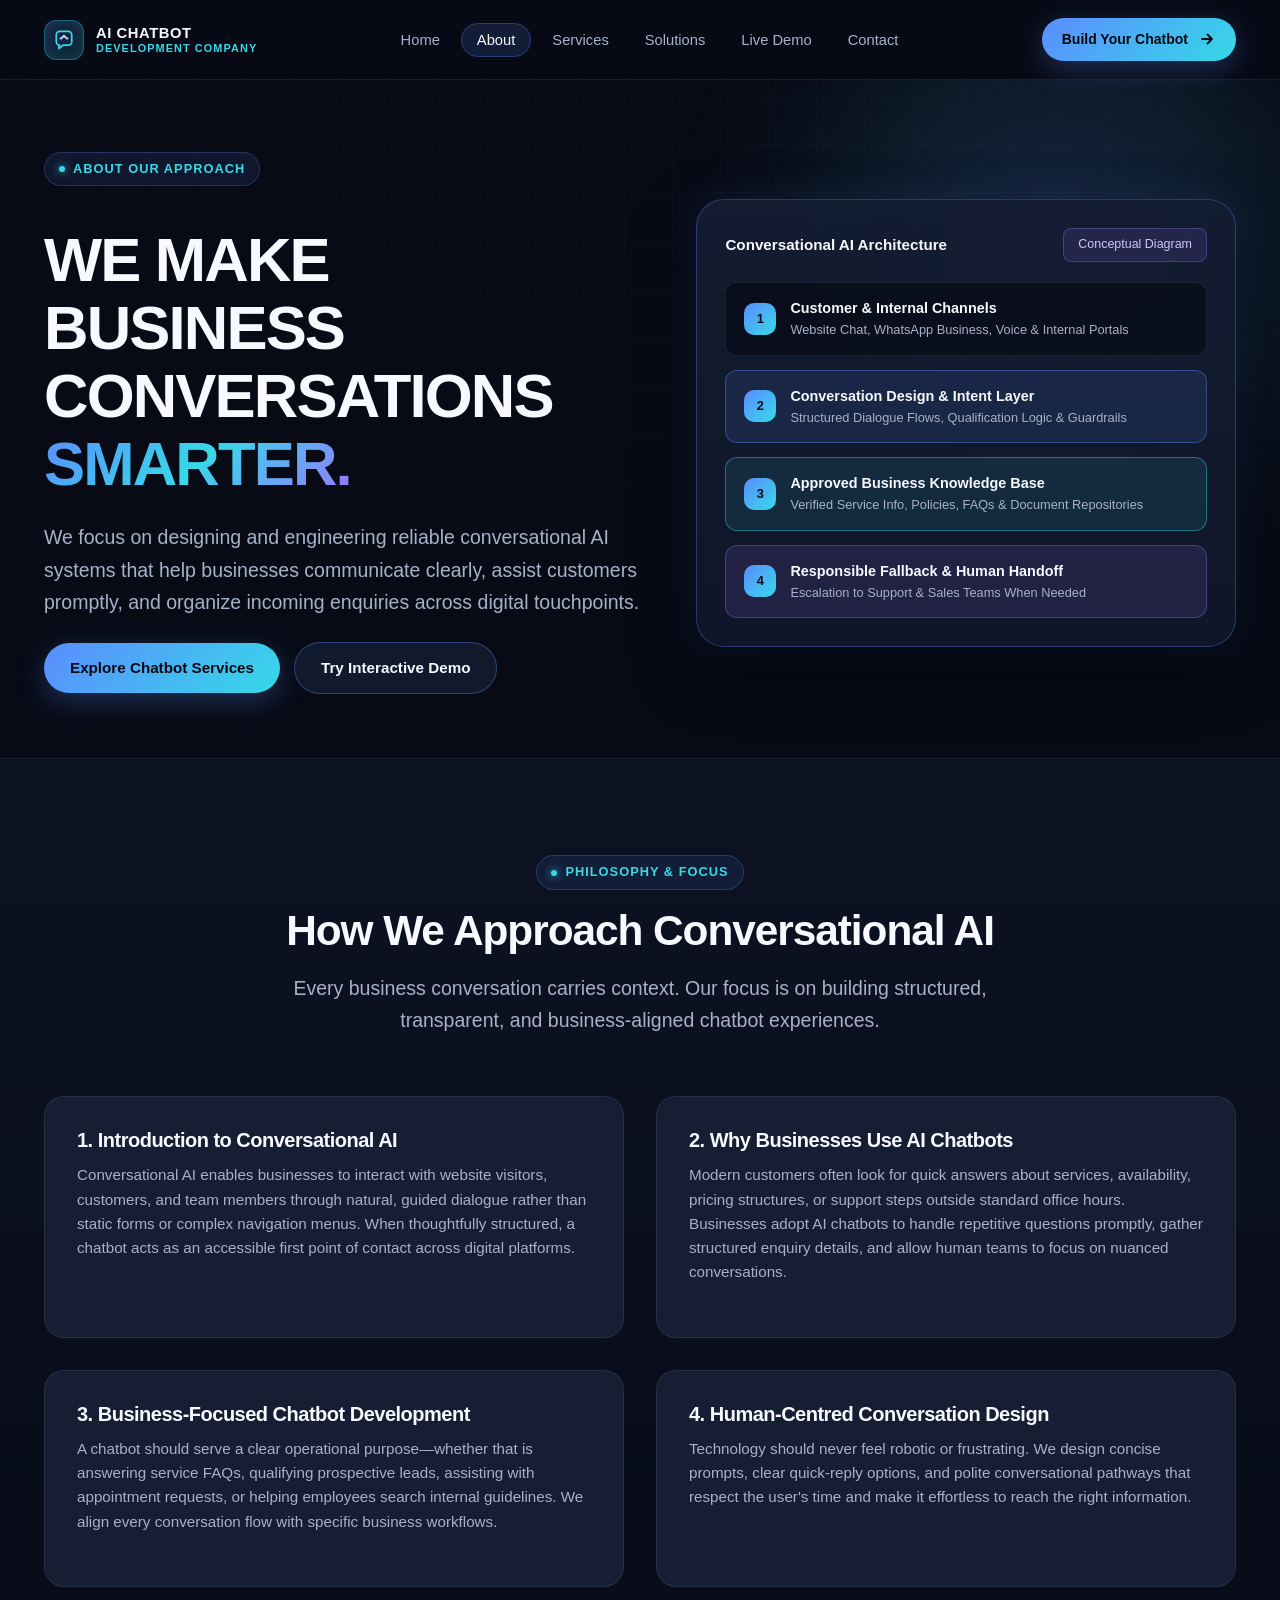
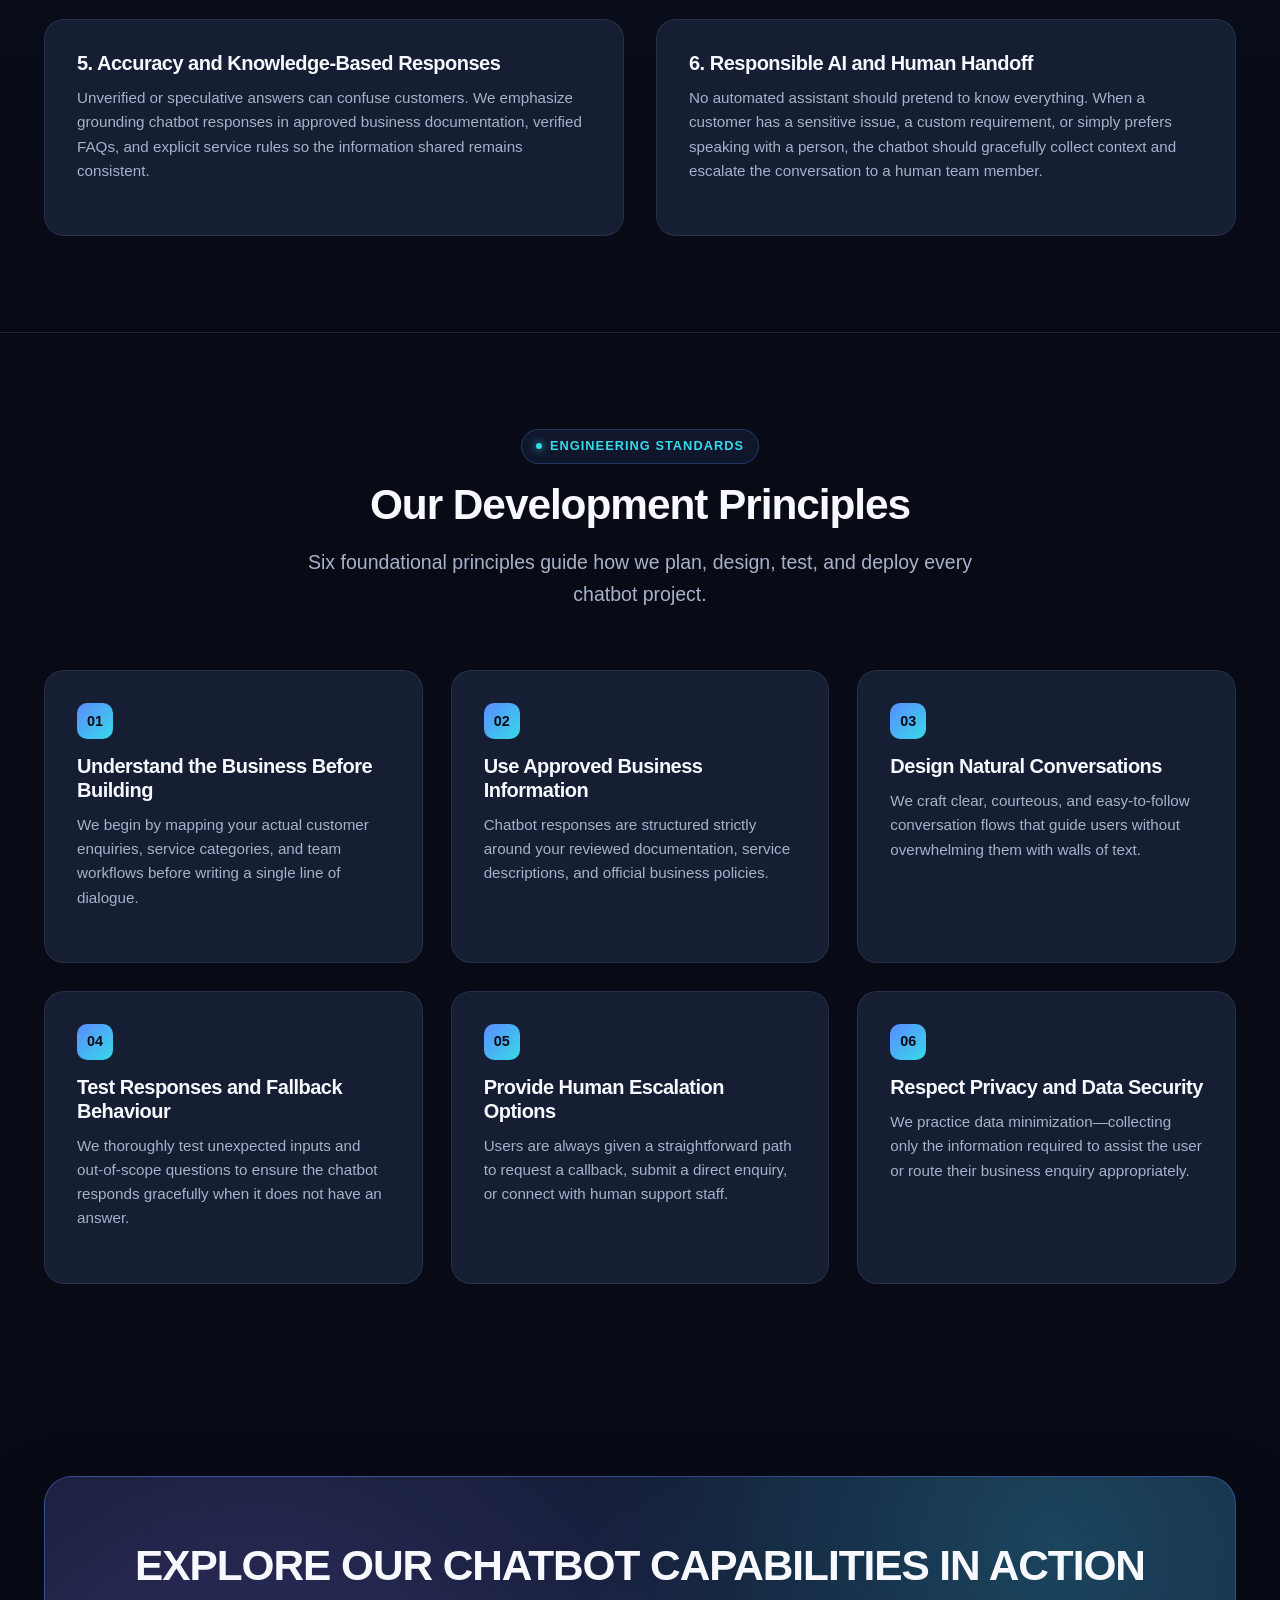
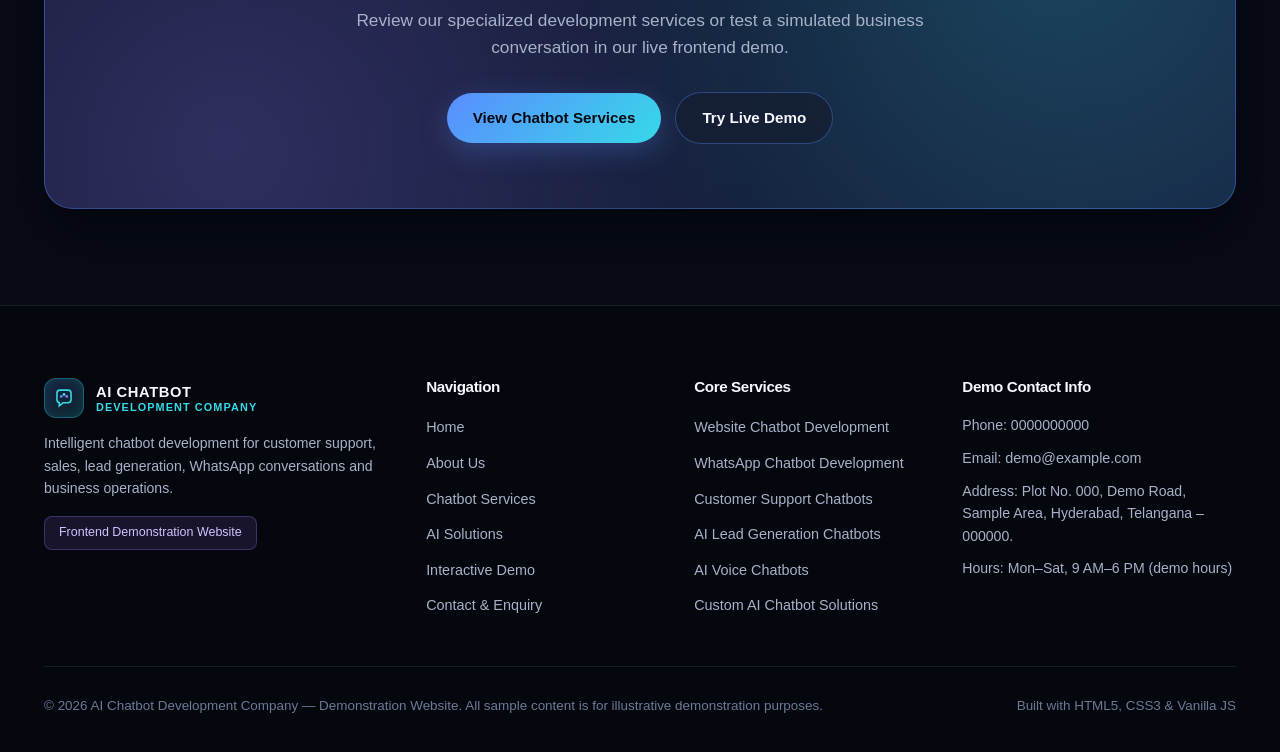
<file: about.html>
<!DOCTYPE html>
<html lang="en">
<head>
  <meta charset="UTF-8">
  <meta name="viewport" content="width=device-width, initial-scale=1.0">
  <title>About Us | AI Chatbot Development Company — Conversational AI Principles</title>
  <meta name="description" content="Learn how our AI Chatbot Development Company approaches human-centred conversation design, knowledge-based responses, and responsible AI with human handoff.">
  <meta name="keywords" content="AI Chatbot Development Company, AI Chatbot Development, Conversational AI Design, Website Chatbot Development, Custom AI Chatbot Solutions">
  <meta name="robots" content="index, follow">

  <!-- Open Graph Metadata -->
  <meta property="og:type" content="website">
  <meta property="og:title" content="About Us | AI Chatbot Development Company">
  <meta property="og:description" content="We make business conversations smarter with human-centred conversation design, approved knowledge bases, and responsible human escalation.">
  <meta property="og:url" content="about.html">
  <meta property="og:site_name" content="AI Chatbot Development Company">

  <link rel="stylesheet" href="css/styles.css">
</head>
<body>
  <a href="#main-content" class="skip-link">Skip to main content</a>

  <!-- STICKY NAVIGATION HEADER -->
  <header class="site-header" role="banner">
    <div class="container nav-container">
      <a href="index.html" class="brand-logo" aria-label="AI Chatbot Development Company Home">
        <span class="brand-logo-mark" aria-hidden="true">
          <svg width="24" height="24" viewBox="0 0 28 28" fill="none" xmlns="http://www.w3.org/2000/svg">
            <path d="M5 8C5 5.79086 6.79086 4 9 4H19C21.2091 4 23 5.79086 23 8V16C23 18.2091 21.2091 20 19 20H13L8 24V20H9C6.79086 20 5 18.2091 5 16V8Z" stroke="#36D9E8" stroke-width="2" stroke-linejoin="round"/>
            <circle cx="10.5" cy="12" r="1.8" fill="#5B8CFF"/>
            <circle cx="14" cy="9.5" r="1.8" fill="#36D9E8"/>
            <circle cx="17.5" cy="12" r="1.8" fill="#9875FF"/>
            <path d="M10.5 12L14 9.5L17.5 12" stroke="#F7F9FF" stroke-width="1.2" stroke-linecap="round"/>
          </svg>
        </span>
        <span class="brand-logo-text">
          <span class="brand-title">AI CHATBOT</span>
          <span class="brand-subtitle">Development Company</span>
        </span>
      </a>

      <nav aria-label="Primary Navigation">
        <ul class="nav-menu" id="primaryNav">
          <li><a href="index.html" class="nav-link">Home</a></li>
          <li><a href="about.html" class="nav-link active" aria-current="page">About</a></li>
          <li><a href="services.html" class="nav-link">Services</a></li>
          <li><a href="solutions.html" class="nav-link">Solutions</a></li>
          <li><a href="demo.html" class="nav-link">Live Demo</a></li>
          <li><a href="contact.html" class="nav-link">Contact</a></li>
        </ul>
      </nav>

      <div class="nav-actions">
        <a href="contact.html" class="btn btn-primary btn-sm">
          Build Your Chatbot
          <svg viewBox="0 0 20 20" fill="none" aria-hidden="true">
            <path d="M4.5 10H15.5M15.5 10L10.5 5M15.5 10L10.5 15" stroke="currentColor" stroke-width="2" stroke-linecap="round" stroke-linejoin="round"/>
          </svg>
        </a>
        <button type="button" class="mobile-menu-toggle" aria-controls="primaryNav" aria-expanded="false" aria-label="Toggle Menu">
          <svg width="22" height="22" viewBox="0 0 24 24" fill="none" stroke="currentColor" stroke-width="2" stroke-linecap="round">
            <line x1="3" y1="6" x2="21" y2="6"></line>
            <line x1="3" y1="12" x2="21" y2="12"></line>
            <line x1="3" y1="18" x2="21" y2="18"></line>
          </svg>
        </button>
      </div>
    </div>
  </header>

  <main id="main-content">
    <!-- PAGE HERO -->
    <section class="hero-section" style="padding-bottom: 64px;">
      <div class="hero-glow" aria-hidden="true"></div>
      <div class="container hero-grid">
        <div class="hero-content reveal">
          <div class="eyebrow">
            <span class="eyebrow-dot"></span>
            About Our Approach
          </div>
          <h1 class="h1-hero">
            WE MAKE BUSINESS CONVERSATIONS <span class="text-gradient">SMARTER.</span>
          </h1>
          <p class="lead-text">
            We focus on designing and engineering reliable conversational AI systems that help businesses communicate clearly, assist customers promptly, and organize incoming enquiries across digital touchpoints.
          </p>
          <div class="btn-group">
            <a href="services.html" class="btn btn-primary">Explore Chatbot Services</a>
            <a href="demo.html" class="btn btn-secondary">Try Interactive Demo</a>
          </div>
        </div>

        <!-- CSS Conversational AI Architecture Diagram -->
        <div class="reveal">
          <div class="mockup-chat-window" style="padding: 28px;" role="region" aria-label="Conversational AI Architecture Diagram">
            <div style="display:flex; justify-content:space-between; align-items:center; margin-bottom:20px;">
              <span style="font-weight:700; font-size:0.95rem;">Conversational AI Architecture</span>
              <span class="demo-badge-notice">Conceptual Diagram</span>
            </div>
            <div style="display:flex; flex-direction:column; gap:14px;">
              <div style="background:rgba(8,11,22,0.7); border:1px solid var(--border-subtle); border-radius:12px; padding:14px 18px; display:flex; align-items:center; gap:14px;">
                <span class="step-num" style="margin:0; width:32px; height:32px; font-size:0.8rem;">1</span>
                <div>
                  <div style="font-weight:700; font-size:0.9rem;">Customer &amp; Internal Channels</div>
                  <div style="font-size:0.8rem; color:var(--text-secondary);">Website Chat, WhatsApp Business, Voice &amp; Internal Portals</div>
                </div>
              </div>
              <div style="background:rgba(91,140,255,0.12); border:1px solid var(--border-highlight); border-radius:12px; padding:14px 18px; display:flex; align-items:center; gap:14px;">
                <span class="step-num" style="margin:0; width:32px; height:32px; font-size:0.8rem;">2</span>
                <div>
                  <div style="font-weight:700; font-size:0.9rem;">Conversation Design &amp; Intent Layer</div>
                  <div style="font-size:0.8rem; color:var(--text-secondary);">Structured Dialogue Flows, Qualification Logic &amp; Guardrails</div>
                </div>
              </div>
              <div style="background:rgba(54,217,232,0.1); border:1px solid var(--border-cyan); border-radius:12px; padding:14px 18px; display:flex; align-items:center; gap:14px;">
                <span class="step-num" style="margin:0; width:32px; height:32px; font-size:0.8rem;">3</span>
                <div>
                  <div style="font-weight:700; font-size:0.9rem;">Approved Business Knowledge Base</div>
                  <div style="font-size:0.8rem; color:var(--text-secondary);">Verified Service Info, Policies, FAQs &amp; Document Repositories</div>
                </div>
              </div>
              <div style="background:rgba(152,117,255,0.12); border:1px solid rgba(152,117,255,0.35); border-radius:12px; padding:14px 18px; display:flex; align-items:center; gap:14px;">
                <span class="step-num" style="margin:0; width:32px; height:32px; font-size:0.8rem;">4</span>
                <div>
                  <div style="font-weight:700; font-size:0.9rem;">Responsible Fallback &amp; Human Handoff</div>
                  <div style="font-size:0.8rem; color:var(--text-secondary);">Escalation to Support &amp; Sales Teams When Needed</div>
                </div>
              </div>
            </div>
          </div>
        </div>
      </div>
    </section>

    <!-- CORE PILLARS OF CONVERSATIONAL AI -->
    <section class="section section-alt">
      <div class="container">
        <div class="section-header reveal">
          <div class="eyebrow">
            <span class="eyebrow-dot"></span>
            Philosophy &amp; Focus
          </div>
          <h2 class="h2-section">How We Approach Conversational AI</h2>
          <p class="lead-text">
            Every business conversation carries context. Our focus is on building structured, transparent, and business-aligned chatbot experiences.
          </p>
        </div>

        <div class="grid-2">
          <article class="card reveal">
            <h3 class="h3-card">1. Introduction to Conversational AI</h3>
            <p>Conversational AI enables businesses to interact with website visitors, customers, and team members through natural, guided dialogue rather than static forms or complex navigation menus. When thoughtfully structured, a chatbot acts as an accessible first point of contact across digital platforms.</p>
          </article>

          <article class="card reveal">
            <h3 class="h3-card">2. Why Businesses Use AI Chatbots</h3>
            <p>Modern customers often look for quick answers about services, availability, pricing structures, or support steps outside standard office hours. Businesses adopt AI chatbots to handle repetitive questions promptly, gather structured enquiry details, and allow human teams to focus on nuanced conversations.</p>
          </article>

          <article class="card reveal">
            <h3 class="h3-card">3. Business-Focused Chatbot Development</h3>
            <p>A chatbot should serve a clear operational purpose—whether that is answering service FAQs, qualifying prospective leads, assisting with appointment requests, or helping employees search internal guidelines. We align every conversation flow with specific business workflows.</p>
          </article>

          <article class="card reveal">
            <h3 class="h3-card">4. Human-Centred Conversation Design</h3>
            <p>Technology should never feel robotic or frustrating. We design concise prompts, clear quick-reply options, and polite conversational pathways that respect the user's time and make it effortless to reach the right information.</p>
          </article>

          <article class="card reveal">
            <h3 class="h3-card">5. Accuracy and Knowledge-Based Responses</h3>
            <p>Unverified or speculative answers can confuse customers. We emphasize grounding chatbot responses in approved business documentation, verified FAQs, and explicit service rules so the information shared remains consistent.</p>
          </article>

          <article class="card reveal">
            <h3 class="h3-card">6. Responsible AI and Human Handoff</h3>
            <p>No automated assistant should pretend to know everything. When a customer has a sensitive issue, a custom requirement, or simply prefers speaking with a person, the chatbot should gracefully collect context and escalate the conversation to a human team member.</p>
          </article>
        </div>
      </div>
    </section>

    <!-- OUR DEVELOPMENT PRINCIPLES -->
    <section class="section" id="development-principles">
      <div class="container">
        <div class="section-header reveal">
          <div class="eyebrow">
            <span class="eyebrow-dot"></span>
            Engineering Standards
          </div>
          <h2 class="h2-section">Our Development Principles</h2>
          <p class="lead-text">
            Six foundational principles guide how we plan, design, test, and deploy every chatbot project.
          </p>
        </div>

        <div class="grid-3">
          <div class="card reveal">
            <div class="step-num">01</div>
            <h3 class="h3-card">Understand the Business Before Building</h3>
            <p>We begin by mapping your actual customer enquiries, service categories, and team workflows before writing a single line of dialogue.</p>
          </div>

          <div class="card reveal">
            <div class="step-num">02</div>
            <h3 class="h3-card">Use Approved Business Information</h3>
            <p>Chatbot responses are structured strictly around your reviewed documentation, service descriptions, and official business policies.</p>
          </div>

          <div class="card reveal">
            <div class="step-num">03</div>
            <h3 class="h3-card">Design Natural Conversations</h3>
            <p>We craft clear, courteous, and easy-to-follow conversation flows that guide users without overwhelming them with walls of text.</p>
          </div>

          <div class="card reveal">
            <div class="step-num">04</div>
            <h3 class="h3-card">Test Responses and Fallback Behaviour</h3>
            <p>We thoroughly test unexpected inputs and out-of-scope questions to ensure the chatbot responds gracefully when it does not have an answer.</p>
          </div>

          <div class="card reveal">
            <div class="step-num">05</div>
            <h3 class="h3-card">Provide Human Escalation Options</h3>
            <p>Users are always given a straightforward path to request a callback, submit a direct enquiry, or connect with human support staff.</p>
          </div>

          <div class="card reveal">
            <div class="step-num">06</div>
            <h3 class="h3-card">Respect Privacy and Data Security</h3>
            <p>We practice data minimization—collecting only the information required to assist the user or route their business enquiry appropriately.</p>
          </div>
        </div>
      </div>
    </section>

    <!-- CTA -->
    <section class="section">
      <div class="container">
        <div class="cta-banner reveal">
          <h2 class="h2-section">EXPLORE OUR CHATBOT CAPABILITIES IN ACTION</h2>
          <p>Review our specialized development services or test a simulated business conversation in our live frontend demo.</p>
          <div class="btn-group" style="justify-content:center;">
            <a href="services.html" class="btn btn-primary">View Chatbot Services</a>
            <a href="demo.html" class="btn btn-secondary">Try Live Demo</a>
          </div>
        </div>
      </div>
    </section>
  </main>

  <!-- SITE FOOTER -->
  <footer class="site-footer" role="contentinfo">
    <div class="container">
      <div class="footer-grid">
        <div class="footer-col">
          <a href="index.html" class="brand-logo" style="margin-bottom: 14px;">
            <span class="brand-logo-mark" aria-hidden="true">
              <svg width="22" height="22" viewBox="0 0 28 28" fill="none">
                <path d="M5 8C5 5.79086 6.79086 4 9 4H19C21.2091 4 23 5.79086 23 8V16C23 18.2091 21.2091 20 19 20H13L8 24V20H9C6.79086 20 5 18.2091 5 16V8Z" stroke="#36D9E8" stroke-width="2"/>
                <circle cx="10.5" cy="12" r="1.8" fill="#5B8CFF"/>
                <circle cx="14" cy="9.5" r="1.8" fill="#36D9E8"/>
                <circle cx="17.5" cy="12" r="1.8" fill="#9875FF"/>
              </svg>
            </span>
            <span class="brand-logo-text">
              <span class="brand-title">AI CHATBOT</span>
              <span class="brand-subtitle">Development Company</span>
            </span>
          </a>
          <p style="font-size:0.88rem; color:var(--text-secondary); margin-bottom:16px;">
            Intelligent chatbot development for customer support, sales, lead generation, WhatsApp conversations and business operations.
          </p>
          <span class="demo-badge-notice">Frontend Demonstration Website</span>
        </div>

        <div class="footer-col">
          <h4>Navigation</h4>
          <ul class="footer-links">
            <li><a href="index.html">Home</a></li>
            <li><a href="about.html">About Us</a></li>
            <li><a href="services.html">Chatbot Services</a></li>
            <li><a href="solutions.html">AI Solutions</a></li>
            <li><a href="demo.html">Interactive Demo</a></li>
            <li><a href="contact.html">Contact &amp; Enquiry</a></li>
          </ul>
        </div>

        <div class="footer-col">
          <h4>Core Services</h4>
          <ul class="footer-links">
            <li><a href="services.html#website-chatbots">Website Chatbot Development</a></li>
            <li><a href="services.html#whatsapp-chatbots">WhatsApp Chatbot Development</a></li>
            <li><a href="services.html#support-chatbots">Customer Support Chatbots</a></li>
            <li><a href="services.html#lead-chatbots">AI Lead Generation Chatbots</a></li>
            <li><a href="services.html#voice-chatbots">AI Voice Chatbots</a></li>
            <li><a href="services.html#custom-chatbots">Custom AI Chatbot Solutions</a></li>
          </ul>
        </div>

        <div class="footer-col">
          <h4>Demo Contact Info</h4>
          <ul class="footer-links" style="color:var(--text-secondary); font-size:0.88rem;">
            <li>Phone: 0000000000</li>
            <li>Email: <a href="mailto:demo@example.com">demo@example.com</a></li>
            <li>Address: Plot No. 000, Demo Road, Sample Area, Hyderabad, Telangana – 000000.</li>
            <li>Hours: Mon–Sat, 9 AM–6 PM (demo hours)</li>
          </ul>
        </div>
      </div>

      <div class="footer-bottom">
        <span>&copy; 2026 AI Chatbot Development Company — Demonstration Website. All sample content is for illustrative demonstration purposes.</span>
        <span>Built with HTML5, CSS3 &amp; Vanilla JS</span>
      </div>
    </div>
  </footer>

  <button type="button" id="backToTop" class="back-to-top" aria-label="Back to top">
    <svg width="20" height="20" viewBox="0 0 24 24" fill="none" stroke="currentColor" stroke-width="2.4" stroke-linecap="round" stroke-linejoin="round">
      <polyline points="18 15 12 9 6 15"></polyline>
    </svg>
  </button>

  <script src="js/main.js"></script>
</body>
</html>
</file>
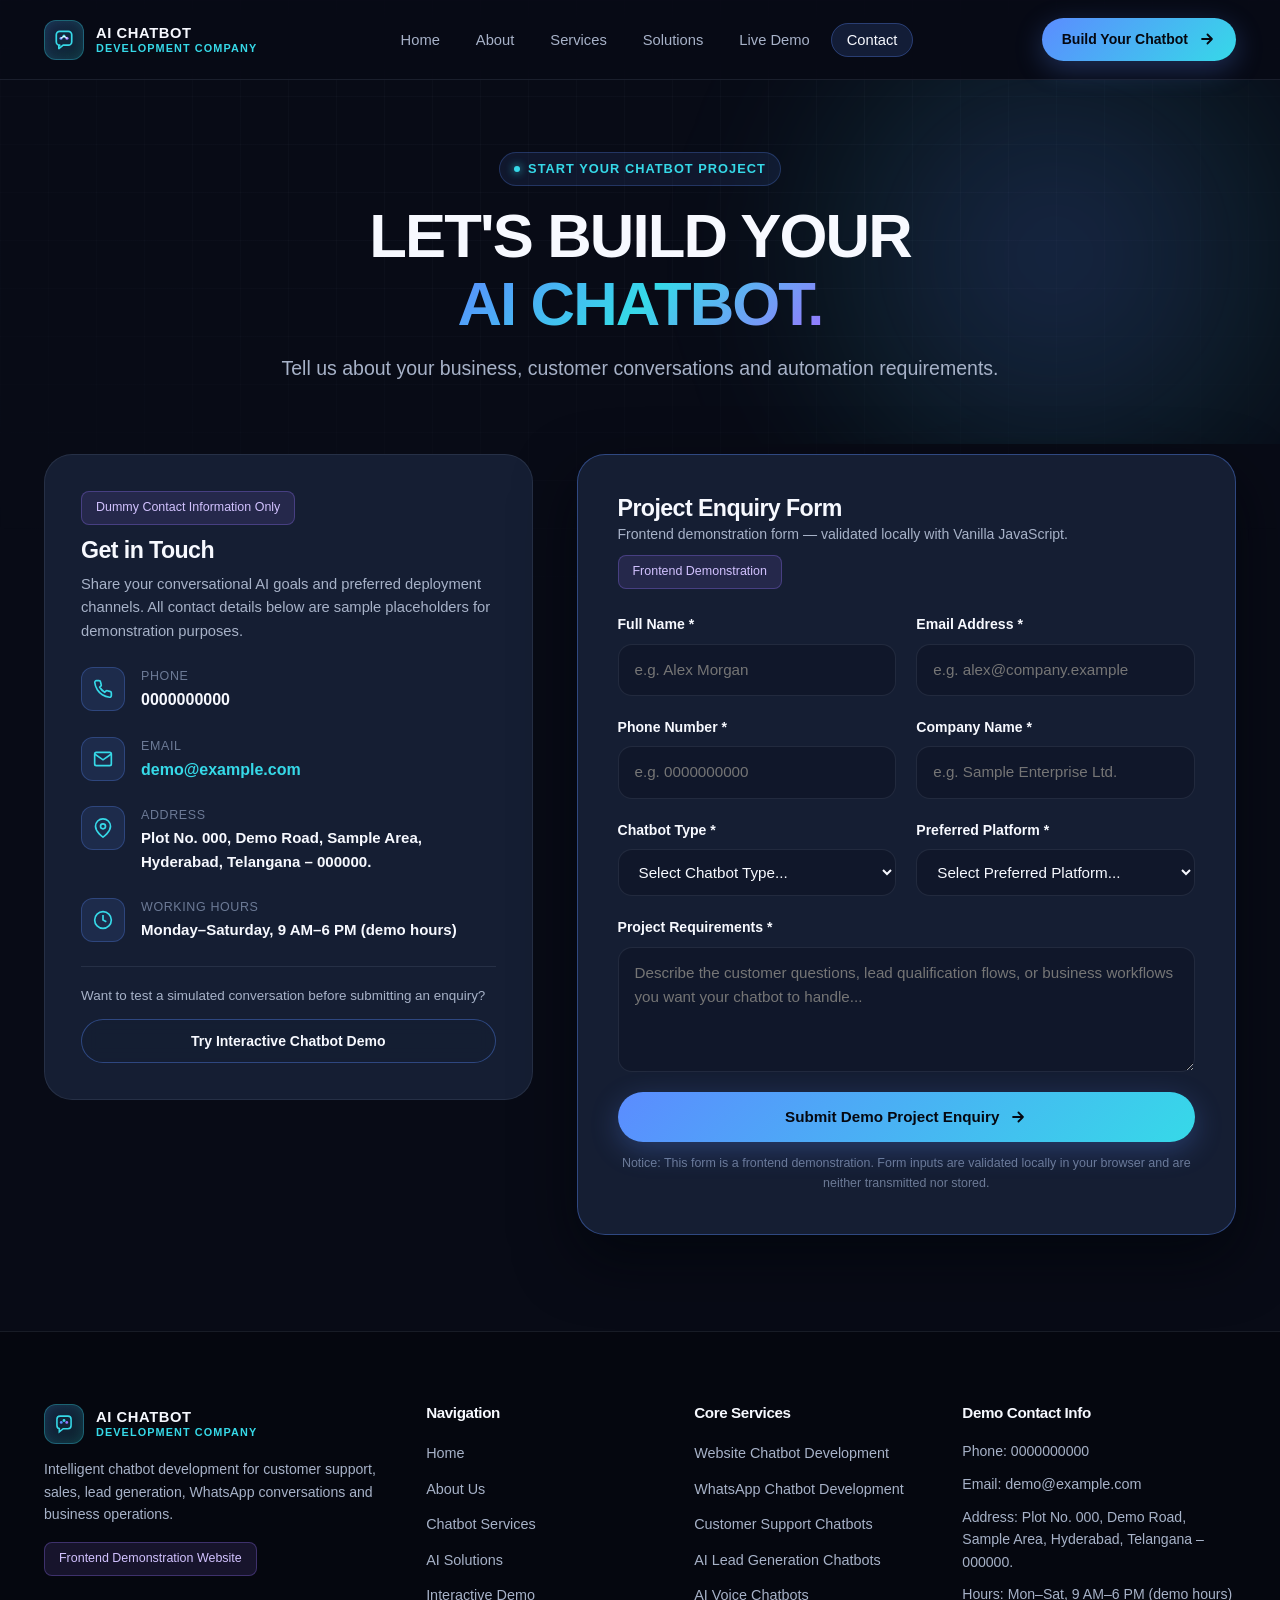
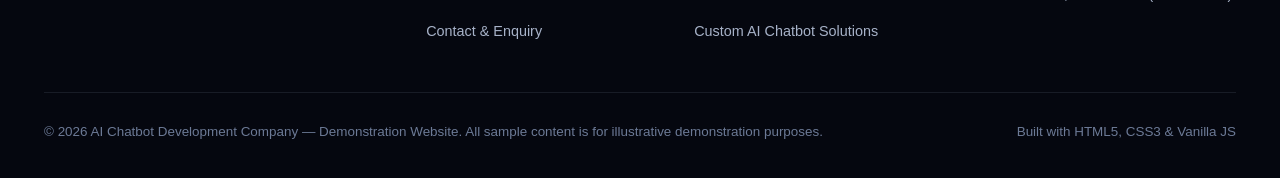
<file: contact.html>
<!DOCTYPE html>
<html lang="en">
<head>
  <meta charset="UTF-8">
  <meta name="viewport" content="width=device-width, initial-scale=1.0">
  <title>Contact &amp; Project Enquiry | AI Chatbot Development Company</title>
  <meta name="description" content="Contact our AI Chatbot Development Company to discuss Website Chatbot Development, WhatsApp Chatbot Development, Customer Support Chatbots, AI Lead Generation Chatbots, and Custom AI Chatbot Solutions.">
  <meta name="keywords" content="Contact AI Chatbot Development Company, AI Chatbot Development Enquiry, Website Chatbot Development, WhatsApp Chatbot Development, Custom AI Chatbot Solutions">
  <meta name="robots" content="index, follow">

  <!-- Open Graph Metadata -->
  <meta property="og:type" content="website">
  <meta property="og:title" content="Contact &amp; Project Enquiry | AI Chatbot Development Company">
  <meta property="og:description" content="Tell us about your business, customer conversations and automation requirements.">
  <meta property="og:url" content="contact.html">
  <meta property="og:site_name" content="AI Chatbot Development Company">

  <link rel="stylesheet" href="css/styles.css">
</head>
<body>
  <a href="#main-content" class="skip-link">Skip to main content</a>

  <!-- STICKY NAVIGATION HEADER -->
  <header class="site-header" role="banner">
    <div class="container nav-container">
      <a href="index.html" class="brand-logo" aria-label="AI Chatbot Development Company Home">
        <span class="brand-logo-mark" aria-hidden="true">
          <svg width="24" height="24" viewBox="0 0 28 28" fill="none" xmlns="http://www.w3.org/2000/svg">
            <path d="M5 8C5 5.79086 6.79086 4 9 4H19C21.2091 4 23 5.79086 23 8V16C23 18.2091 21.2091 20 19 20H13L8 24V20H9C6.79086 20 5 18.2091 5 16V8Z" stroke="#36D9E8" stroke-width="2" stroke-linejoin="round"/>
            <circle cx="10.5" cy="12" r="1.8" fill="#5B8CFF"/>
            <circle cx="14" cy="9.5" r="1.8" fill="#36D9E8"/>
            <circle cx="17.5" cy="12" r="1.8" fill="#9875FF"/>
            <path d="M10.5 12L14 9.5L17.5 12" stroke="#F7F9FF" stroke-width="1.2" stroke-linecap="round"/>
          </svg>
        </span>
        <span class="brand-logo-text">
          <span class="brand-title">AI CHATBOT</span>
          <span class="brand-subtitle">Development Company</span>
        </span>
      </a>

      <nav aria-label="Primary Navigation">
        <ul class="nav-menu" id="primaryNav">
          <li><a href="index.html" class="nav-link">Home</a></li>
          <li><a href="about.html" class="nav-link">About</a></li>
          <li><a href="services.html" class="nav-link">Services</a></li>
          <li><a href="solutions.html" class="nav-link">Solutions</a></li>
          <li><a href="demo.html" class="nav-link">Live Demo</a></li>
          <li><a href="contact.html" class="nav-link active" aria-current="page">Contact</a></li>
        </ul>
      </nav>

      <div class="nav-actions">
        <a href="contact.html" class="btn btn-primary btn-sm">
          Build Your Chatbot
          <svg viewBox="0 0 20 20" fill="none" aria-hidden="true">
            <path d="M4.5 10H15.5M15.5 10L10.5 5M15.5 10L10.5 15" stroke="currentColor" stroke-width="2" stroke-linecap="round" stroke-linejoin="round"/>
          </svg>
        </a>
        <button type="button" class="mobile-menu-toggle" aria-controls="primaryNav" aria-expanded="false" aria-label="Toggle Menu">
          <svg width="22" height="22" viewBox="0 0 24 24" fill="none" stroke="currentColor" stroke-width="2" stroke-linecap="round">
            <line x1="3" y1="6" x2="21" y2="6"></line>
            <line x1="3" y1="12" x2="21" y2="12"></line>
            <line x1="3" y1="18" x2="21" y2="18"></line>
          </svg>
        </button>
      </div>
    </div>
  </header>

  <main id="main-content">
    <!-- HERO -->
    <section class="hero-section" style="padding-bottom: 40px;">
      <div class="hero-glow" aria-hidden="true"></div>
      <div class="container">
        <div class="section-header reveal" style="margin-bottom: 20px;">
          <div class="eyebrow">
            <span class="eyebrow-dot"></span>
            Start Your Chatbot Project
          </div>
          <h1 class="h1-hero">
            LET'S BUILD YOUR <span class="text-gradient">AI CHATBOT.</span>
          </h1>
          <p class="lead-text" style="margin-top: 14px;">
            Tell us about your business, customer conversations and automation requirements.
          </p>
        </div>
      </div>
    </section>

    <!-- CONTACT DETAILS & PROJECT ENQUIRY FORM -->
    <section class="section" style="padding-top: 10px;">
      <div class="container">
        <div class="contact-grid reveal">

          <!-- LEFT: DUMMY CONTACT INFORMATION CARD -->
          <aside class="contact-info-card" aria-label="Demo Contact Information">
            <div>
              <span class="demo-badge-notice" style="margin-bottom: 12px;">Dummy Contact Information Only</span>
              <h2 style="font-size: 1.45rem; margin-bottom: 8px;">Get in Touch</h2>
              <p style="font-size: 0.92rem; color: var(--text-secondary);">
                Share your conversational AI goals and preferred deployment channels. All contact details below are sample placeholders for demonstration purposes.
              </p>
            </div>

            <div class="contact-detail-item">
              <div class="contact-detail-icon" aria-hidden="true">
                <svg width="20" height="20" viewBox="0 0 24 24" fill="none" stroke="currentColor" stroke-width="2">
                  <path d="M22 16.92v3a2 2 0 0 1-2.18 2 19.79 19.79 0 0 1-8.63-3.07 19.5 19.5 0 0 1-6-6 19.79 19.79 0 0 1-3.07-8.67A2 2 0 0 1 4.11 2h3a2 2 0 0 1 2 1.72c.127.96.361 1.903.7 2.81a2 2 0 0 1-.45 2.11L8.09 9.91a16 16 0 0 0 6 6l1.27-1.27a2 2 0 0 1 2.11-.45c.907.339 1.85.573 2.81.7A2 2 0 0 1 22 16.92z"/>
                </svg>
              </div>
              <div>
                <div style="font-size: 0.78rem; color: var(--text-muted); text-transform: uppercase; letter-spacing: 0.05em;">Phone</div>
                <div style="font-weight: 700; font-size: 1rem;">0000000000</div>
              </div>
            </div>

            <div class="contact-detail-item">
              <div class="contact-detail-icon" aria-hidden="true">
                <svg width="20" height="20" viewBox="0 0 24 24" fill="none" stroke="currentColor" stroke-width="2">
                  <path d="M4 4h16c1.1 0 2 .9 2 2v12c0 1.1-.9 2-2 2H4c-1.1 0-2-.9-2-2V6c0-1.1.9-2 2-2z"/>
                  <polyline points="22,6 12,13 2,6"/>
                </svg>
              </div>
              <div>
                <div style="font-size: 0.78rem; color: var(--text-muted); text-transform: uppercase; letter-spacing: 0.05em;">Email</div>
                <div style="font-weight: 700; font-size: 1rem;">
                  <a href="mailto:demo@example.com" style="color: var(--accent-cyan);">demo@example.com</a>
                </div>
              </div>
            </div>

            <div class="contact-detail-item">
              <div class="contact-detail-icon" aria-hidden="true">
                <svg width="20" height="20" viewBox="0 0 24 24" fill="none" stroke="currentColor" stroke-width="2">
                  <path d="M21 10c0 7-9 13-9 13s-9-6-9-13a9 9 0 0 1 18 0z"/>
                  <circle cx="12" cy="10" r="3"/>
                </svg>
              </div>
              <div>
                <div style="font-size: 0.78rem; color: var(--text-muted); text-transform: uppercase; letter-spacing: 0.05em;">Address</div>
                <div style="font-weight: 600; font-size: 0.94rem; color: var(--text-white);">
                  Plot No. 000, Demo Road, Sample Area, Hyderabad, Telangana – 000000.
                </div>
              </div>
            </div>

            <div class="contact-detail-item">
              <div class="contact-detail-icon" aria-hidden="true">
                <svg width="20" height="20" viewBox="0 0 24 24" fill="none" stroke="currentColor" stroke-width="2">
                  <circle cx="12" cy="12" r="10"/>
                  <polyline points="12 6 12 12 16 14"/>
                </svg>
              </div>
              <div>
                <div style="font-size: 0.78rem; color: var(--text-muted); text-transform: uppercase; letter-spacing: 0.05em;">Working Hours</div>
                <div style="font-weight: 600; font-size: 0.94rem;">Monday–Saturday, 9 AM–6 PM (demo hours)</div>
              </div>
            </div>

            <div style="border-top: 1px solid var(--border-subtle); padding-top: 18px;">
              <p style="font-size: 0.84rem; color: var(--text-secondary); margin-bottom: 12px;">
                Want to test a simulated conversation before submitting an enquiry?
              </p>
              <a href="demo.html" class="btn btn-secondary btn-sm" style="width: 100%;">
                Try Interactive Chatbot Demo
              </a>
            </div>
          </aside>

          <!-- RIGHT: PROJECT ENQUIRY FORM -->
          <div class="form-card">
            <div style="display: flex; justify-content: space-between; align-items: center; flex-wrap: wrap; gap: 10px; margin-bottom: 24px;">
              <div>
                <h2 style="font-size: 1.45rem;">Project Enquiry Form</h2>
                <p style="font-size: 0.88rem; color: var(--text-secondary);">
                  Frontend demonstration form — validated locally with Vanilla JavaScript.
                </p>
              </div>
              <span class="demo-badge-notice">Frontend Demonstration</span>
            </div>

            <form id="projectEnquiryForm" novalidate>
              <div class="form-grid-2">
                <!-- Full Name -->
                <div class="form-group">
                  <label for="fullName" class="form-label">Full Name *</label>
                  <input type="text" id="fullName" name="fullName" class="form-control" placeholder="e.g. Alex Morgan" required>
                  <span class="field-error">Please enter your full name (at least 2 characters).</span>
                </div>

                <!-- Email Address -->
                <div class="form-group">
                  <label for="emailAddress" class="form-label">Email Address *</label>
                  <input type="email" id="emailAddress" name="emailAddress" class="form-control" placeholder="e.g. alex@company.example" required>
                  <span class="field-error">Please enter a valid email address.</span>
                </div>
              </div>

              <div class="form-grid-2">
                <!-- Phone Number -->
                <div class="form-group">
                  <label for="phoneNumber" class="form-label">Phone Number *</label>
                  <input type="tel" id="phoneNumber" name="phoneNumber" class="form-control" placeholder="e.g. 0000000000" required>
                  <span class="field-error">Please enter a valid phone number (7–18 digits).</span>
                </div>

                <!-- Company Name -->
                <div class="form-group">
                  <label for="companyName" class="form-label">Company Name *</label>
                  <input type="text" id="companyName" name="companyName" class="form-control" placeholder="e.g. Sample Enterprise Ltd." required>
                  <span class="field-error">Please enter your company or organization name.</span>
                </div>
              </div>

              <div class="form-grid-2">
                <!-- Chatbot Type -->
                <div class="form-group">
                  <label for="chatbotType" class="form-label">Chatbot Type *</label>
                  <select id="chatbotType" name="chatbotType" class="form-control" required>
                    <option value="">Select Chatbot Type...</option>
                    <option value="Website Chatbot">Website Chatbot</option>
                    <option value="WhatsApp Chatbot">WhatsApp Chatbot</option>
                    <option value="Customer Support Chatbot">Customer Support Chatbot</option>
                    <option value="Lead Generation Chatbot">Lead Generation Chatbot</option>
                    <option value="AI Voice Chatbot">AI Voice Chatbot</option>
                    <option value="Custom AI Chatbot">Custom AI Chatbot</option>
                  </select>
                  <span class="field-error">Please select a chatbot type.</span>
                </div>

                <!-- Preferred Platform -->
                <div class="form-group">
                  <label for="preferredPlatform" class="form-label">Preferred Platform *</label>
                  <select id="preferredPlatform" name="preferredPlatform" class="form-control" required>
                    <option value="">Select Preferred Platform...</option>
                    <option value="Website">Website</option>
                    <option value="WhatsApp">WhatsApp</option>
                    <option value="Website + WhatsApp">Website + WhatsApp</option>
                    <option value="Mobile Application">Mobile Application</option>
                    <option value="Internal Business System">Internal Business System</option>
                    <option value="Not Sure Yet">Not Sure Yet</option>
                  </select>
                  <span class="field-error">Please select a preferred platform.</span>
                </div>
              </div>

              <!-- Project Requirements -->
              <div class="form-group">
                <label for="projectRequirements" class="form-label">Project Requirements *</label>
                <textarea id="projectRequirements" name="projectRequirements" rows="4" class="form-control" placeholder="Describe the customer questions, lead qualification flows, or business workflows you want your chatbot to handle..." required></textarea>
                <span class="field-error">Please provide a brief description of your project requirements (at least 10 characters).</span>
              </div>

              <button type="submit" class="btn btn-primary" style="width: 100%;">
                Submit Demo Project Enquiry
                <svg viewBox="0 0 20 20" fill="none" aria-hidden="true">
                  <path d="M4.5 10H15.5M15.5 10L10.5 5M15.5 10L10.5 15" stroke="currentColor" stroke-width="2" stroke-linecap="round" stroke-linejoin="round"/>
                </svg>
              </button>

              <p style="font-size: 0.78rem; color: var(--text-muted); text-align: center; margin-top: 12px;">
                Notice: This form is a frontend demonstration. Form inputs are validated locally in your browser and are neither transmitted nor stored.
              </p>
            </form>

            <!-- Demo Validation Success Banner -->
            <div id="formSuccessBanner" class="form-success-banner" role="status" aria-live="polite">
              <div style="font-weight: 700; font-size: 1.05rem; color: var(--accent-emerald); margin-bottom: 6px;">
                ✓ Demo Project Enquiry Validated Successfully
              </div>
              <p id="demoSubmissionSummary" style="font-size: 0.9rem; color: var(--text-white); margin-bottom: 6px;"></p>
              <p style="font-size: 0.84rem; color: var(--text-secondary);">
                Thank you for testing our Project Enquiry Form. Because this is a static frontend demonstration website, no personal or business data has been transmitted or stored on any server.
              </p>
            </div>
          </div>

        </div>
      </div>
    </section>
  </main>

  <!-- SITE FOOTER -->
  <footer class="site-footer" role="contentinfo">
    <div class="container">
      <div class="footer-grid">
        <div class="footer-col">
          <a href="index.html" class="brand-logo" style="margin-bottom: 14px;">
            <span class="brand-logo-mark" aria-hidden="true">
              <svg width="22" height="22" viewBox="0 0 28 28" fill="none">
                <path d="M5 8C5 5.79086 6.79086 4 9 4H19C21.2091 4 23 5.79086 23 8V16C23 18.2091 21.2091 20 19 20H13L8 24V20H9C6.79086 20 5 18.2091 5 16V8Z" stroke="#36D9E8" stroke-width="2"/>
                <circle cx="10.5" cy="12" r="1.8" fill="#5B8CFF"/>
                <circle cx="14" cy="9.5" r="1.8" fill="#36D9E8"/>
                <circle cx="17.5" cy="12" r="1.8" fill="#9875FF"/>
              </svg>
            </span>
            <span class="brand-logo-text">
              <span class="brand-title">AI CHATBOT</span>
              <span class="brand-subtitle">Development Company</span>
            </span>
          </a>
          <p style="font-size:0.88rem; color:var(--text-secondary); margin-bottom:16px;">
            Intelligent chatbot development for customer support, sales, lead generation, WhatsApp conversations and business operations.
          </p>
          <span class="demo-badge-notice">Frontend Demonstration Website</span>
        </div>

        <div class="footer-col">
          <h4>Navigation</h4>
          <ul class="footer-links">
            <li><a href="index.html">Home</a></li>
            <li><a href="about.html">About Us</a></li>
            <li><a href="services.html">Chatbot Services</a></li>
            <li><a href="solutions.html">AI Solutions</a></li>
            <li><a href="demo.html">Interactive Demo</a></li>
            <li><a href="contact.html">Contact &amp; Enquiry</a></li>
          </ul>
        </div>

        <div class="footer-col">
          <h4>Core Services</h4>
          <ul class="footer-links">
            <li><a href="services.html#website-chatbots">Website Chatbot Development</a></li>
            <li><a href="services.html#whatsapp-chatbots">WhatsApp Chatbot Development</a></li>
            <li><a href="services.html#support-chatbots">Customer Support Chatbots</a></li>
            <li><a href="services.html#lead-chatbots">AI Lead Generation Chatbots</a></li>
            <li><a href="services.html#voice-chatbots">AI Voice Chatbots</a></li>
            <li><a href="services.html#custom-chatbots">Custom AI Chatbot Solutions</a></li>
          </ul>
        </div>

        <div class="footer-col">
          <h4>Demo Contact Info</h4>
          <ul class="footer-links" style="color:var(--text-secondary); font-size:0.88rem;">
            <li>Phone: 0000000000</li>
            <li>Email: <a href="mailto:demo@example.com">demo@example.com</a></li>
            <li>Address: Plot No. 000, Demo Road, Sample Area, Hyderabad, Telangana – 000000.</li>
            <li>Hours: Mon–Sat, 9 AM–6 PM (demo hours)</li>
          </ul>
        </div>
      </div>

      <div class="footer-bottom">
        <span>&copy; 2026 AI Chatbot Development Company — Demonstration Website. All sample content is for illustrative demonstration purposes.</span>
        <span>Built with HTML5, CSS3 &amp; Vanilla JS</span>
      </div>
    </div>
  </footer>

  <button type="button" id="backToTop" class="back-to-top" aria-label="Back to top">
    <svg width="20" height="20" viewBox="0 0 24 24" fill="none" stroke="currentColor" stroke-width="2.4" stroke-linecap="round" stroke-linejoin="round">
      <polyline points="18 15 12 9 6 15"></polyline>
    </svg>
  </button>

  <script src="js/main.js"></script>
</body>
</html>
</file>
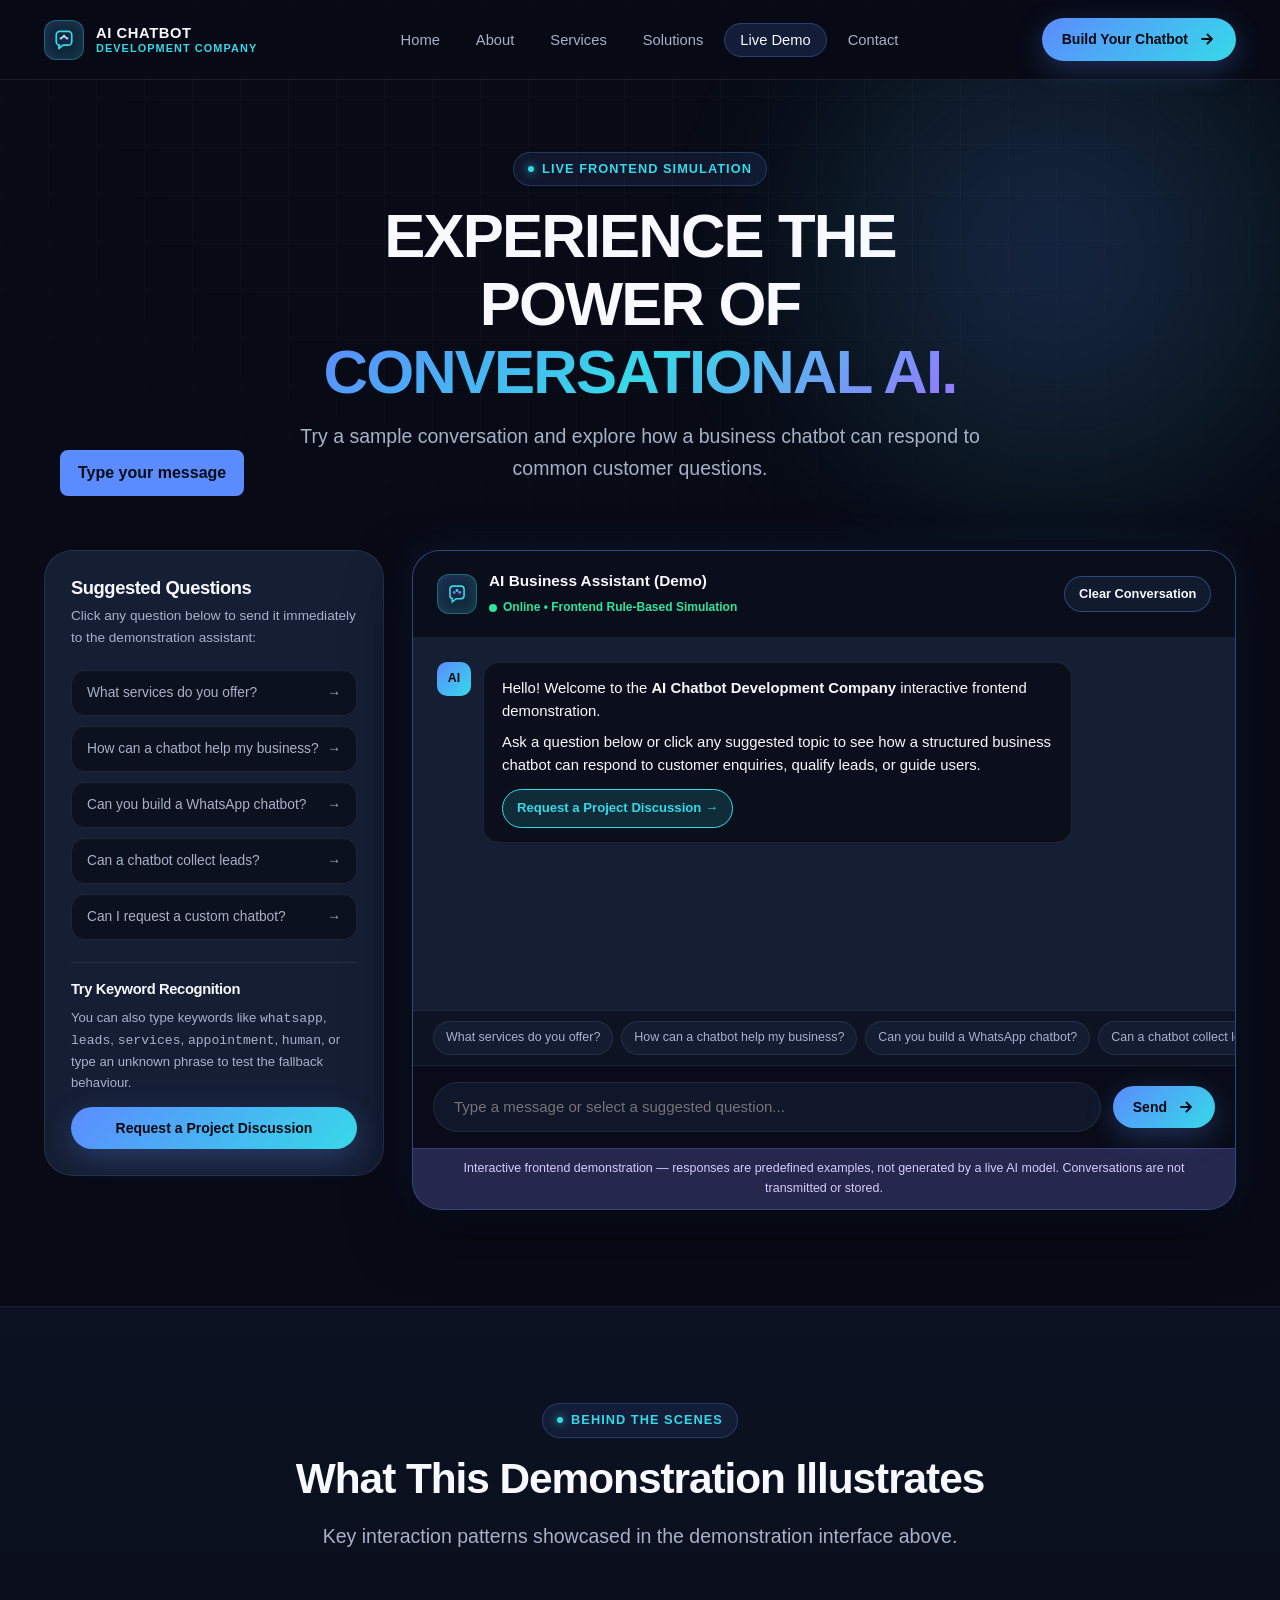
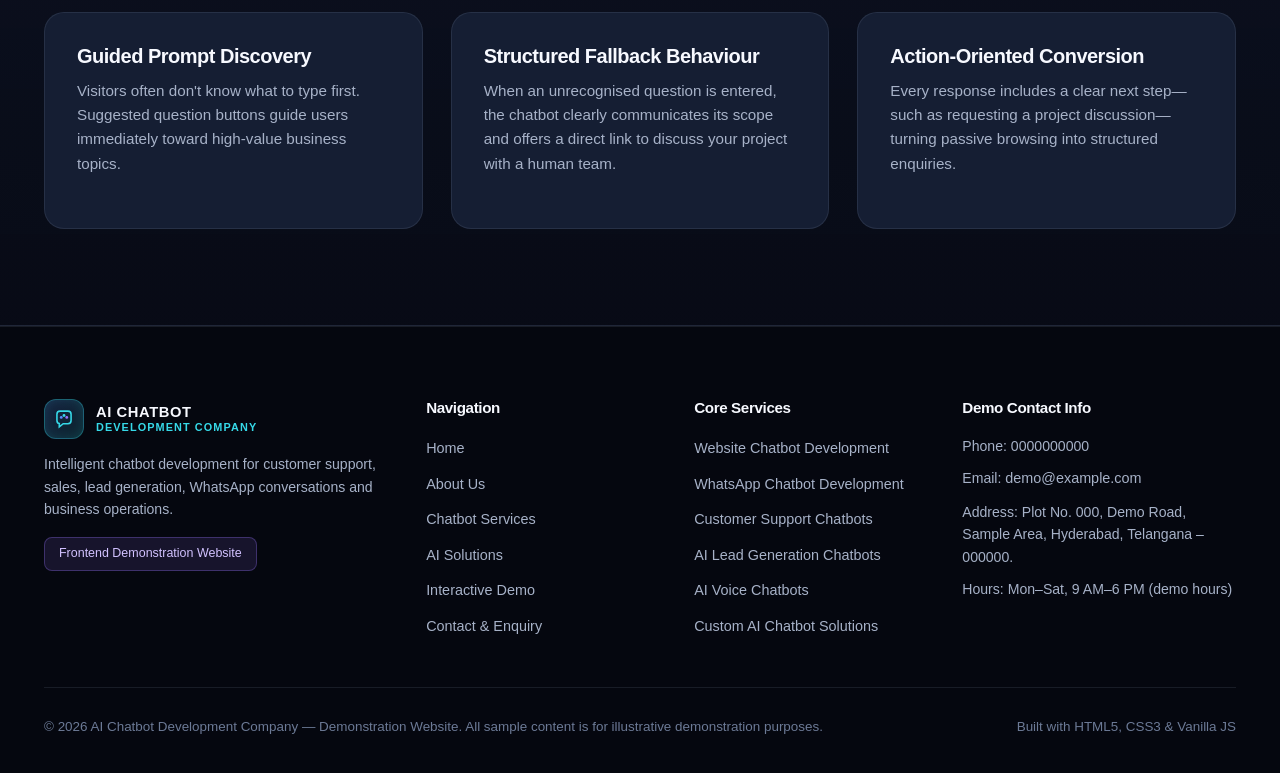
<file: demo.html>
<!DOCTYPE html>
<html lang="en">
<head>
  <meta charset="UTF-8">
  <meta name="viewport" content="width=device-width, initial-scale=1.0">
  <title>Interactive Chatbot Demonstrations | AI Chatbot Development Company</title>
  <meta name="description" content="Try our interactive frontend AI chatbot demonstration. Explore how a business chatbot responds to customer enquiries, WhatsApp questions, and lead generation flows.">
  <meta name="keywords" content="AI Chatbot Development Company, Interactive Chatbot Demo, Website Chatbot Development, WhatsApp Chatbot Development, Customer Support Chatbot, AI Lead Generation Chatbot">
  <meta name="robots" content="index, follow">

  <!-- Open Graph Metadata -->
  <meta property="og:type" content="website">
  <meta property="og:title" content="Interactive Chatbot Demonstrations | AI Chatbot Development Company">
  <meta property="og:description" content="Experience the power of conversational AI with our interactive frontend chatbot simulation.">
  <meta property="og:url" content="demo.html">
  <meta property="og:site_name" content="AI Chatbot Development Company">

  <link rel="stylesheet" href="css/styles.css">
</head>
<body>
  <a href="#main-content" class="skip-link">Skip to main content</a>

  <!-- STICKY NAVIGATION HEADER -->
  <header class="site-header" role="banner">
    <div class="container nav-container">
      <a href="index.html" class="brand-logo" aria-label="AI Chatbot Development Company Home">
        <span class="brand-logo-mark" aria-hidden="true">
          <svg width="24" height="24" viewBox="0 0 28 28" fill="none" xmlns="http://www.w3.org/2000/svg">
            <path d="M5 8C5 5.79086 6.79086 4 9 4H19C21.2091 4 23 5.79086 23 8V16C23 18.2091 21.2091 20 19 20H13L8 24V20H9C6.79086 20 5 18.2091 5 16V8Z" stroke="#36D9E8" stroke-width="2" stroke-linejoin="round"/>
            <circle cx="10.5" cy="12" r="1.8" fill="#5B8CFF"/>
            <circle cx="14" cy="9.5" r="1.8" fill="#36D9E8"/>
            <circle cx="17.5" cy="12" r="1.8" fill="#9875FF"/>
            <path d="M10.5 12L14 9.5L17.5 12" stroke="#F7F9FF" stroke-width="1.2" stroke-linecap="round"/>
          </svg>
        </span>
        <span class="brand-logo-text">
          <span class="brand-title">AI CHATBOT</span>
          <span class="brand-subtitle">Development Company</span>
        </span>
      </a>

      <nav aria-label="Primary Navigation">
        <ul class="nav-menu" id="primaryNav">
          <li><a href="index.html" class="nav-link">Home</a></li>
          <li><a href="about.html" class="nav-link">About</a></li>
          <li><a href="services.html" class="nav-link">Services</a></li>
          <li><a href="solutions.html" class="nav-link">Solutions</a></li>
          <li><a href="demo.html" class="nav-link active" aria-current="page">Live Demo</a></li>
          <li><a href="contact.html" class="nav-link">Contact</a></li>
        </ul>
      </nav>

      <div class="nav-actions">
        <a href="contact.html" class="btn btn-primary btn-sm">
          Build Your Chatbot
          <svg viewBox="0 0 20 20" fill="none" aria-hidden="true">
            <path d="M4.5 10H15.5M15.5 10L10.5 5M15.5 10L10.5 15" stroke="currentColor" stroke-width="2" stroke-linecap="round" stroke-linejoin="round"/>
          </svg>
        </a>
        <button type="button" class="mobile-menu-toggle" aria-controls="primaryNav" aria-expanded="false" aria-label="Toggle Menu">
          <svg width="22" height="22" viewBox="0 0 24 24" fill="none" stroke="currentColor" stroke-width="2" stroke-linecap="round">
            <line x1="3" y1="6" x2="21" y2="6"></line>
            <line x1="3" y1="12" x2="21" y2="12"></line>
            <line x1="3" y1="18" x2="21" y2="18"></line>
          </svg>
        </button>
      </div>
    </div>
  </header>

  <main id="main-content">
    <!-- HERO -->
    <section class="hero-section" style="padding-bottom: 36px;">
      <div class="hero-glow" aria-hidden="true"></div>
      <div class="container">
        <div class="section-header reveal" style="margin-bottom: 20px;">
          <div class="eyebrow">
            <span class="eyebrow-dot"></span>
            Live Frontend Simulation
          </div>
          <h1 class="h1-hero">
            EXPERIENCE THE POWER OF <span class="text-gradient">CONVERSATIONAL AI.</span>
          </h1>
          <p class="lead-text" style="margin-top: 14px;">
            Try a sample conversation and explore how a business chatbot can respond to common customer questions.
          </p>
        </div>
      </div>
    </section>

    <!-- INTERACTIVE CHATBOT WORKSPACE -->
    <section class="section" style="padding-top: 10px;">
      <div class="container">
        <div class="demo-workspace reveal">

          <!-- LEFT SIDEBAR: SUGGESTED QUESTIONS & CONTROLS -->
          <aside class="demo-sidebar" aria-label="Chatbot Demo Controls and Suggested Questions">
            <div>
              <h2 style="font-size: 1.15rem; margin-bottom: 6px;">Suggested Questions</h2>
              <p style="font-size: 0.85rem; color: var(--text-secondary);">
                Click any question below to send it immediately to the demonstration assistant:
              </p>
            </div>

            <div class="demo-prompt-list">
              <button type="button" class="suggested-chip" data-suggested-question="What services do you offer?">
                <span>What services do you offer?</span>
                <span aria-hidden="true">&rarr;</span>
              </button>

              <button type="button" class="suggested-chip" data-suggested-question="How can a chatbot help my business?">
                <span>How can a chatbot help my business?</span>
                <span aria-hidden="true">&rarr;</span>
              </button>

              <button type="button" class="suggested-chip" data-suggested-question="Can you build a WhatsApp chatbot?">
                <span>Can you build a WhatsApp chatbot?</span>
                <span aria-hidden="true">&rarr;</span>
              </button>

              <button type="button" class="suggested-chip" data-suggested-question="Can a chatbot collect leads?">
                <span>Can a chatbot collect leads?</span>
                <span aria-hidden="true">&rarr;</span>
              </button>

              <button type="button" class="suggested-chip" data-suggested-question="Can I request a custom chatbot?">
                <span>Can I request a custom chatbot?</span>
                <span aria-hidden="true">&rarr;</span>
              </button>
            </div>

            <div style="border-top: 1px solid var(--border-subtle); padding-top: 18px;">
              <h3 style="font-size: 0.92rem; margin-bottom: 8px;">Try Keyword Recognition</h3>
              <p style="font-size: 0.82rem; color: var(--text-secondary); margin-bottom: 14px;">
                You can also type keywords like <code>whatsapp</code>, <code>leads</code>, <code>services</code>, <code>appointment</code>, <code>human</code>, or type an unknown phrase to test the fallback behaviour.
              </p>
              <a href="contact.html" class="btn btn-primary btn-sm" style="width: 100%;">
                Request a Project Discussion
              </a>
            </div>
          </aside>

          <!-- RIGHT MAIN CHAT INTERFACE -->
          <div class="live-chat-container" role="region" aria-label="Interactive Chatbot Demonstration Window">
            <!-- Topbar: Avatar with abstract logo, Online/demo status, Clear button -->
            <div class="live-chat-topbar">
              <div class="mockup-agent-info">
                <div class="brand-logo-mark" aria-hidden="true">
                  <svg width="22" height="22" viewBox="0 0 28 28" fill="none">
                    <path d="M5 8C5 5.79086 6.79086 4 9 4H19C21.2091 4 23 5.79086 23 8V16C23 18.2091 21.2091 20 19 20H13L8 24V20H9C6.79086 20 5 18.2091 5 16V8Z" stroke="#36D9E8" stroke-width="2"/>
                    <circle cx="10.5" cy="12" r="1.8" fill="#5B8CFF"/>
                    <circle cx="14" cy="9.5" r="1.8" fill="#36D9E8"/>
                    <circle cx="17.5" cy="12" r="1.8" fill="#9875FF"/>
                  </svg>
                </div>
                <div>
                  <div style="font-weight: 700; font-size: 0.96rem;">AI Business Assistant (Demo)</div>
                  <div class="status-indicator">
                    <span class="status-pulse"></span>
                    <span>Online • Frontend Rule-Based Simulation</span>
                  </div>
                </div>
              </div>

              <div style="display: flex; align-items: center; gap: 10px;">
                <button type="button" id="clearChatBtn" class="btn btn-secondary btn-sm" style="padding: 7px 14px; font-size: 0.8rem;">
                  Clear Conversation
                </button>
              </div>
            </div>

            <!-- Message Stream -->
            <div class="live-chat-messages" id="chatMessages" aria-live="polite">
              <!-- Initial Welcome Message -->
              <div class="msg-row bot">
                <div class="msg-avatar">AI</div>
                <div class="msg-bubble">
                  <p>Hello! Welcome to the <strong>AI Chatbot Development Company</strong> interactive frontend demonstration.</p>
                  <p>Ask a question below or click any suggested topic to see how a structured business chatbot can respond to customer enquiries, qualify leads, or guide users.</p>
                  <a href="contact.html" class="msg-action-link">Request a Project Discussion &rarr;</a>
                </div>
              </div>
            </div>

            <!-- Quick Suggested Question Bar inside Chat -->
            <div class="live-chat-quickbar" aria-label="Quick Suggested Prompts">
              <button type="button" class="quickbar-pill" data-suggested-question="What services do you offer?">What services do you offer?</button>
              <button type="button" class="quickbar-pill" data-suggested-question="How can a chatbot help my business?">How can a chatbot help my business?</button>
              <button type="button" class="quickbar-pill" data-suggested-question="Can you build a WhatsApp chatbot?">Can you build a WhatsApp chatbot?</button>
              <button type="button" class="quickbar-pill" data-suggested-question="Can a chatbot collect leads?">Can a chatbot collect leads?</button>
              <button type="button" class="quickbar-pill" data-suggested-question="Can I request a custom chatbot?">Can I request a custom chatbot?</button>
            </div>

            <!-- User Input Bar -->
            <div class="live-chat-inputbar">
              <label for="chatUserInput" class="skip-link">Type your message</label>
              <input
                type="text"
                id="chatUserInput"
                class="chat-text-input"
                placeholder="Type a message or select a suggested question..."
                autocomplete="off"
              >
              <button type="button" id="chatSendBtn" class="btn btn-primary btn-sm">
                Send
                <svg viewBox="0 0 20 20" fill="none" aria-hidden="true">
                  <path d="M4.5 10H15.5M15.5 10L10.5 5M15.5 10L10.5 15" stroke="currentColor" stroke-width="2" stroke-linecap="round" stroke-linejoin="round"/>
                </svg>
              </button>
            </div>

            <!-- Mandatory Frontend Simulation Disclaimer -->
            <div class="demo-disclaimer-bar" role="note">
              Interactive frontend demonstration — responses are predefined examples, not generated by a live AI model. Conversations are not transmitted or stored.
            </div>
          </div>

        </div>
      </div>
    </section>

    <!-- HOW THIS DEMO WORKS -->
    <section class="section section-alt">
      <div class="container">
        <div class="section-header reveal">
          <div class="eyebrow"><span class="eyebrow-dot"></span>Behind the Scenes</div>
          <h2 class="h2-section">What This Demonstration Illustrates</h2>
          <p class="lead-text">
            Key interaction patterns showcased in the demonstration interface above.
          </p>
        </div>

        <div class="grid-3">
          <div class="card reveal">
            <h3 class="h3-card">Guided Prompt Discovery</h3>
            <p>Visitors often don't know what to type first. Suggested question buttons guide users immediately toward high-value business topics.</p>
          </div>

          <div class="card reveal">
            <h3 class="h3-card">Structured Fallback Behaviour</h3>
            <p>When an unrecognised question is entered, the chatbot clearly communicates its scope and offers a direct link to discuss your project with a human team.</p>
          </div>

          <div class="card reveal">
            <h3 class="h3-card">Action-Oriented Conversion</h3>
            <p>Every response includes a clear next step—such as requesting a project discussion—turning passive browsing into structured enquiries.</p>
          </div>
        </div>
      </div>
    </section>
  </main>

  <!-- SITE FOOTER -->
  <footer class="site-footer" role="contentinfo">
    <div class="container">
      <div class="footer-grid">
        <div class="footer-col">
          <a href="index.html" class="brand-logo" style="margin-bottom: 14px;">
            <span class="brand-logo-mark" aria-hidden="true">
              <svg width="22" height="22" viewBox="0 0 28 28" fill="none">
                <path d="M5 8C5 5.79086 6.79086 4 9 4H19C21.2091 4 23 5.79086 23 8V16C23 18.2091 21.2091 20 19 20H13L8 24V20H9C6.79086 20 5 18.2091 5 16V8Z" stroke="#36D9E8" stroke-width="2"/>
                <circle cx="10.5" cy="12" r="1.8" fill="#5B8CFF"/>
                <circle cx="14" cy="9.5" r="1.8" fill="#36D9E8"/>
                <circle cx="17.5" cy="12" r="1.8" fill="#9875FF"/>
              </svg>
            </span>
            <span class="brand-logo-text">
              <span class="brand-title">AI CHATBOT</span>
              <span class="brand-subtitle">Development Company</span>
            </span>
          </a>
          <p style="font-size:0.88rem; color:var(--text-secondary); margin-bottom:16px;">
            Intelligent chatbot development for customer support, sales, lead generation, WhatsApp conversations and business operations.
          </p>
          <span class="demo-badge-notice">Frontend Demonstration Website</span>
        </div>

        <div class="footer-col">
          <h4>Navigation</h4>
          <ul class="footer-links">
            <li><a href="index.html">Home</a></li>
            <li><a href="about.html">About Us</a></li>
            <li><a href="services.html">Chatbot Services</a></li>
            <li><a href="solutions.html">AI Solutions</a></li>
            <li><a href="demo.html">Interactive Demo</a></li>
            <li><a href="contact.html">Contact &amp; Enquiry</a></li>
          </ul>
        </div>

        <div class="footer-col">
          <h4>Core Services</h4>
          <ul class="footer-links">
            <li><a href="services.html#website-chatbots">Website Chatbot Development</a></li>
            <li><a href="services.html#whatsapp-chatbots">WhatsApp Chatbot Development</a></li>
            <li><a href="services.html#support-chatbots">Customer Support Chatbots</a></li>
            <li><a href="services.html#lead-chatbots">AI Lead Generation Chatbots</a></li>
            <li><a href="services.html#voice-chatbots">AI Voice Chatbots</a></li>
            <li><a href="services.html#custom-chatbots">Custom AI Chatbot Solutions</a></li>
          </ul>
        </div>

        <div class="footer-col">
          <h4>Demo Contact Info</h4>
          <ul class="footer-links" style="color:var(--text-secondary); font-size:0.88rem;">
            <li>Phone: 0000000000</li>
            <li>Email: <a href="mailto:demo@example.com">demo@example.com</a></li>
            <li>Address: Plot No. 000, Demo Road, Sample Area, Hyderabad, Telangana – 000000.</li>
            <li>Hours: Mon–Sat, 9 AM–6 PM (demo hours)</li>
          </ul>
        </div>
      </div>

      <div class="footer-bottom">
        <span>&copy; 2026 AI Chatbot Development Company — Demonstration Website. All sample content is for illustrative demonstration purposes.</span>
        <span>Built with HTML5, CSS3 &amp; Vanilla JS</span>
      </div>
    </div>
  </footer>

  <button type="button" id="backToTop" class="back-to-top" aria-label="Back to top">
    <svg width="20" height="20" viewBox="0 0 24 24" fill="none" stroke="currentColor" stroke-width="2.4" stroke-linecap="round" stroke-linejoin="round">
      <polyline points="18 15 12 9 6 15"></polyline>
    </svg>
  </button>

  <script src="js/main.js"></script>
</body>
</html>
</file>
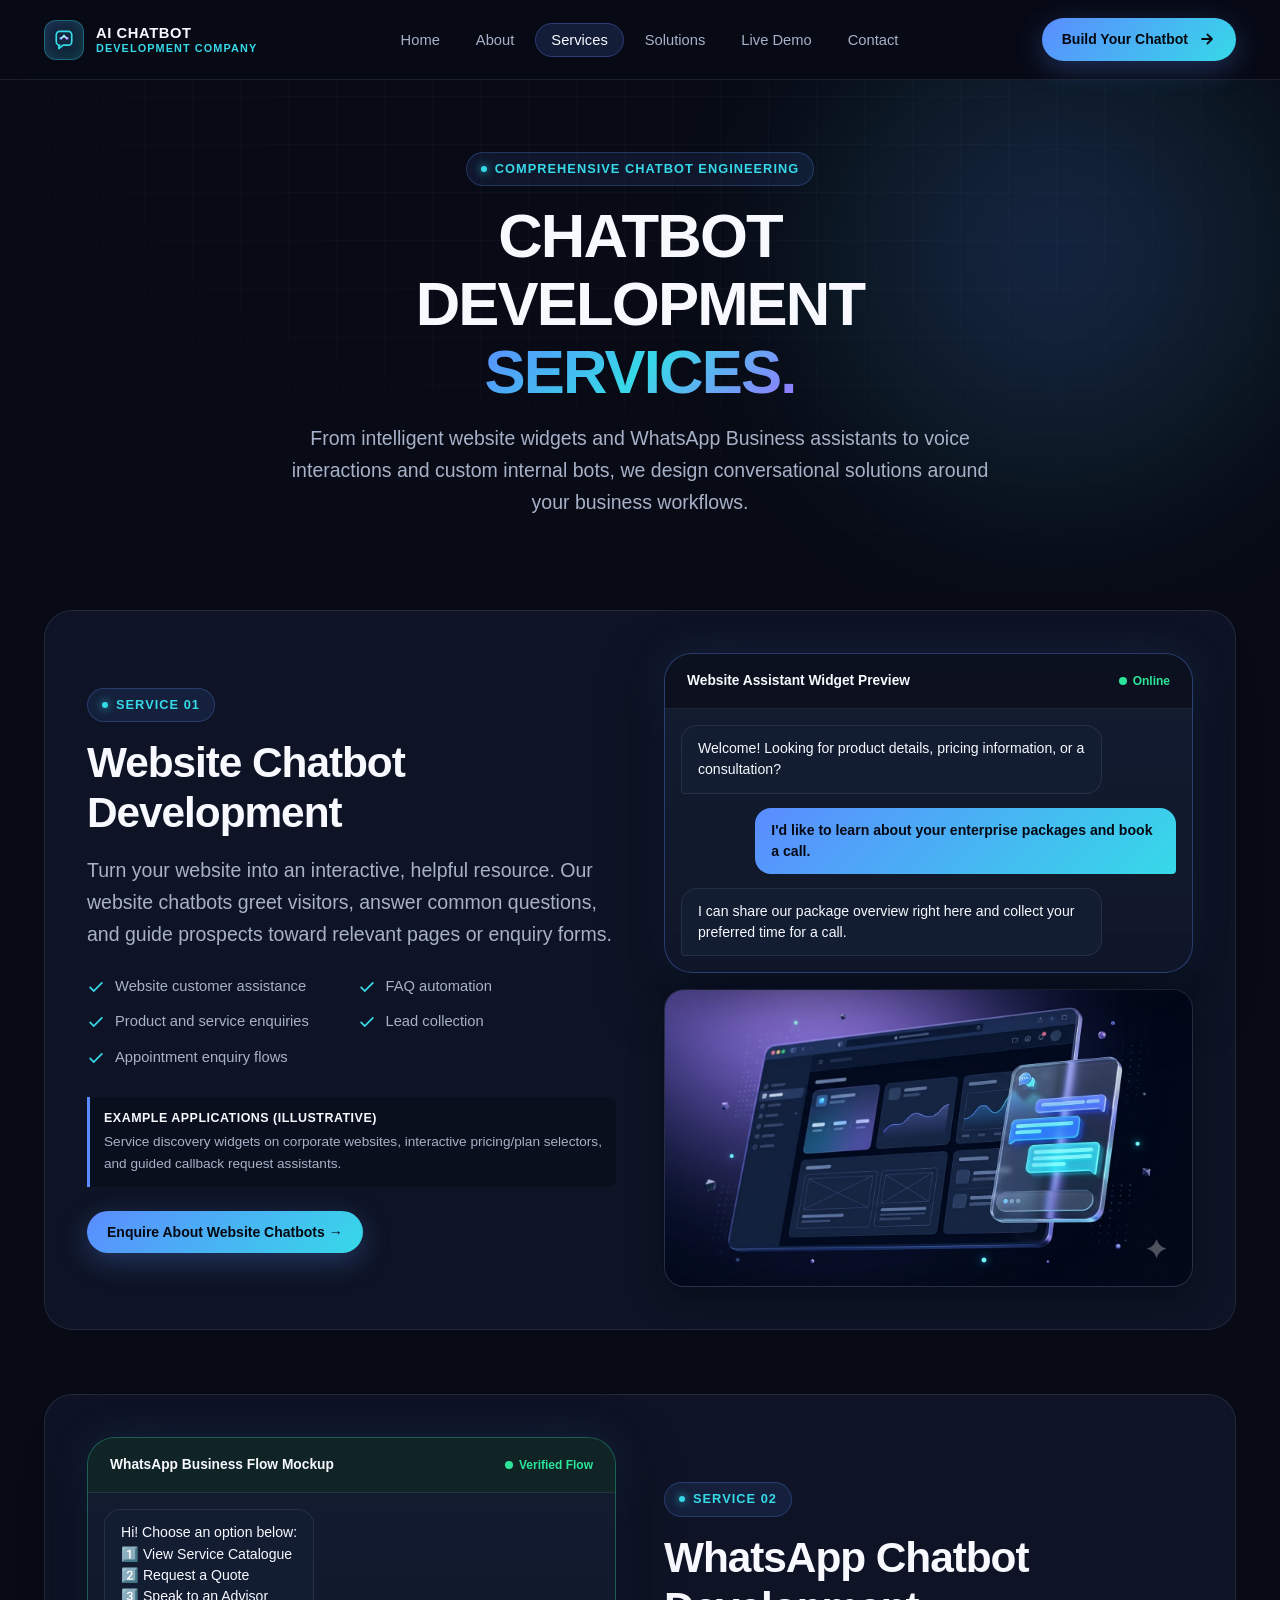
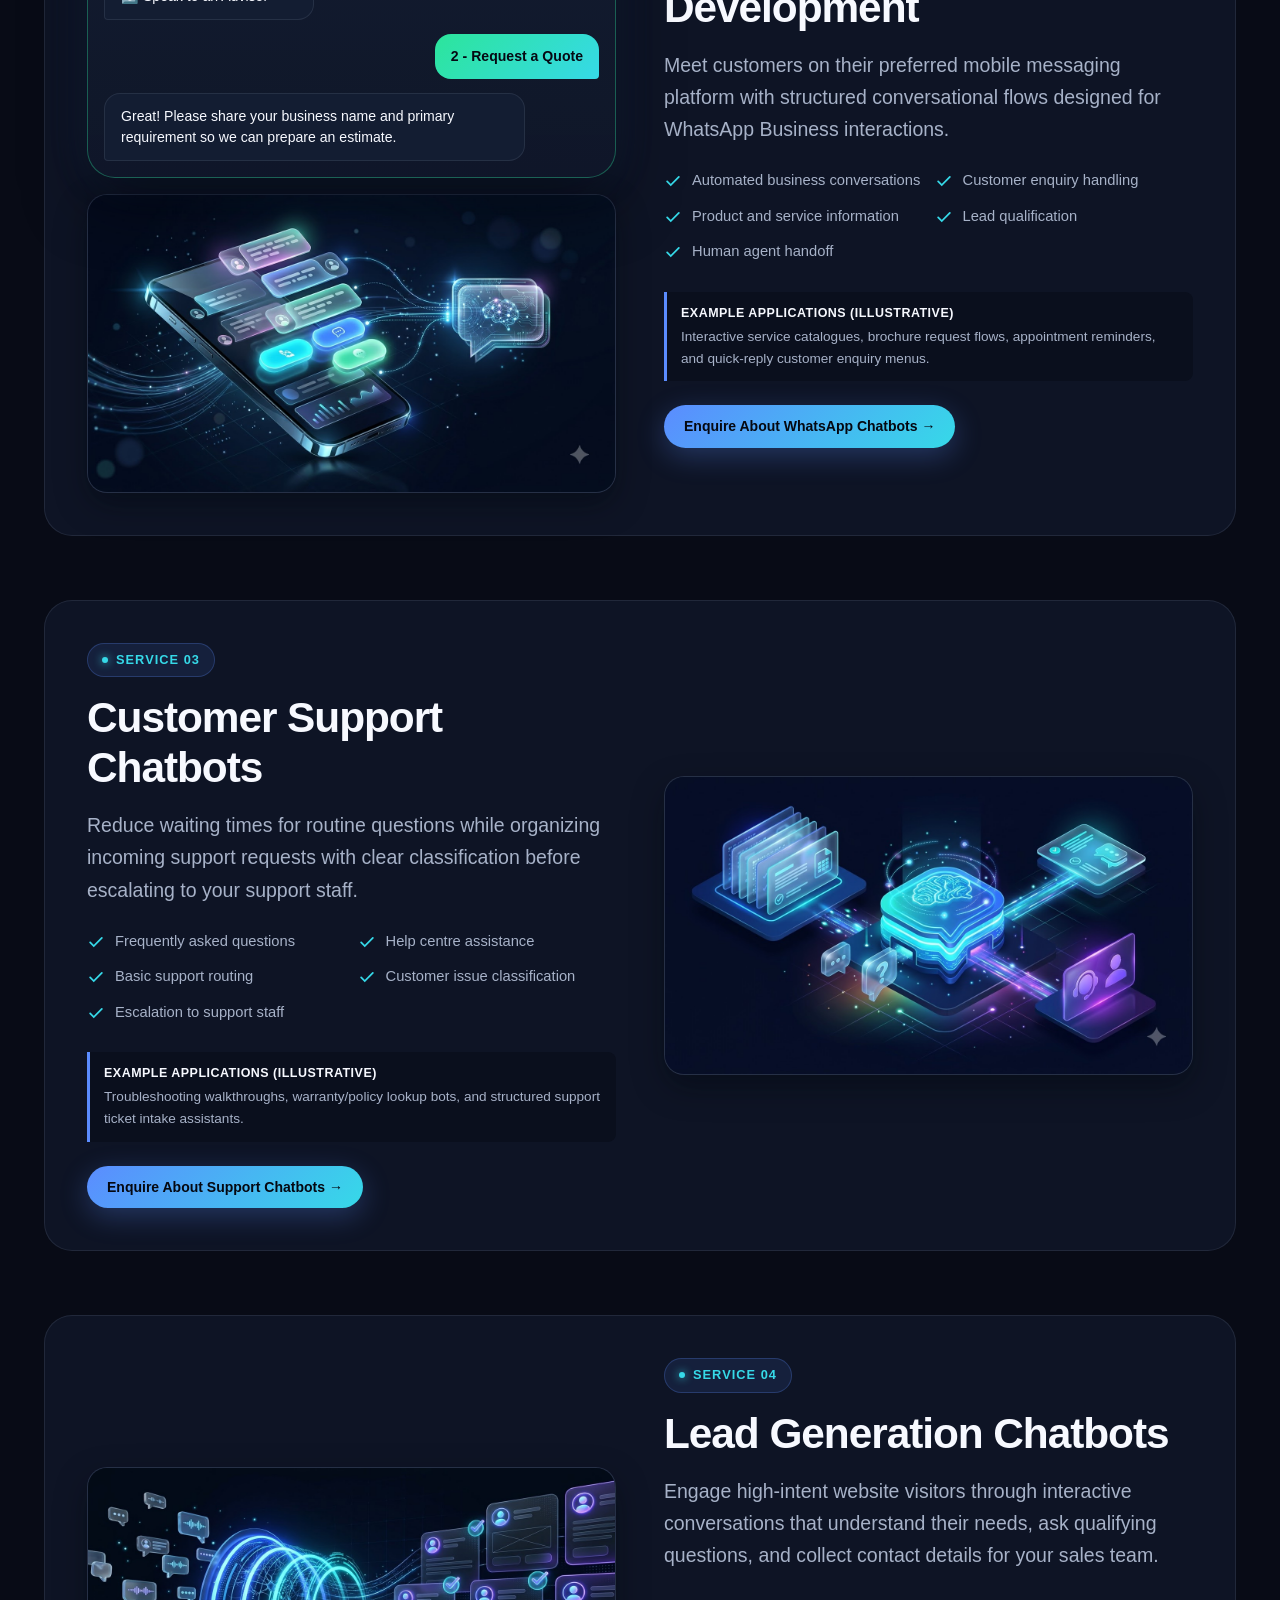
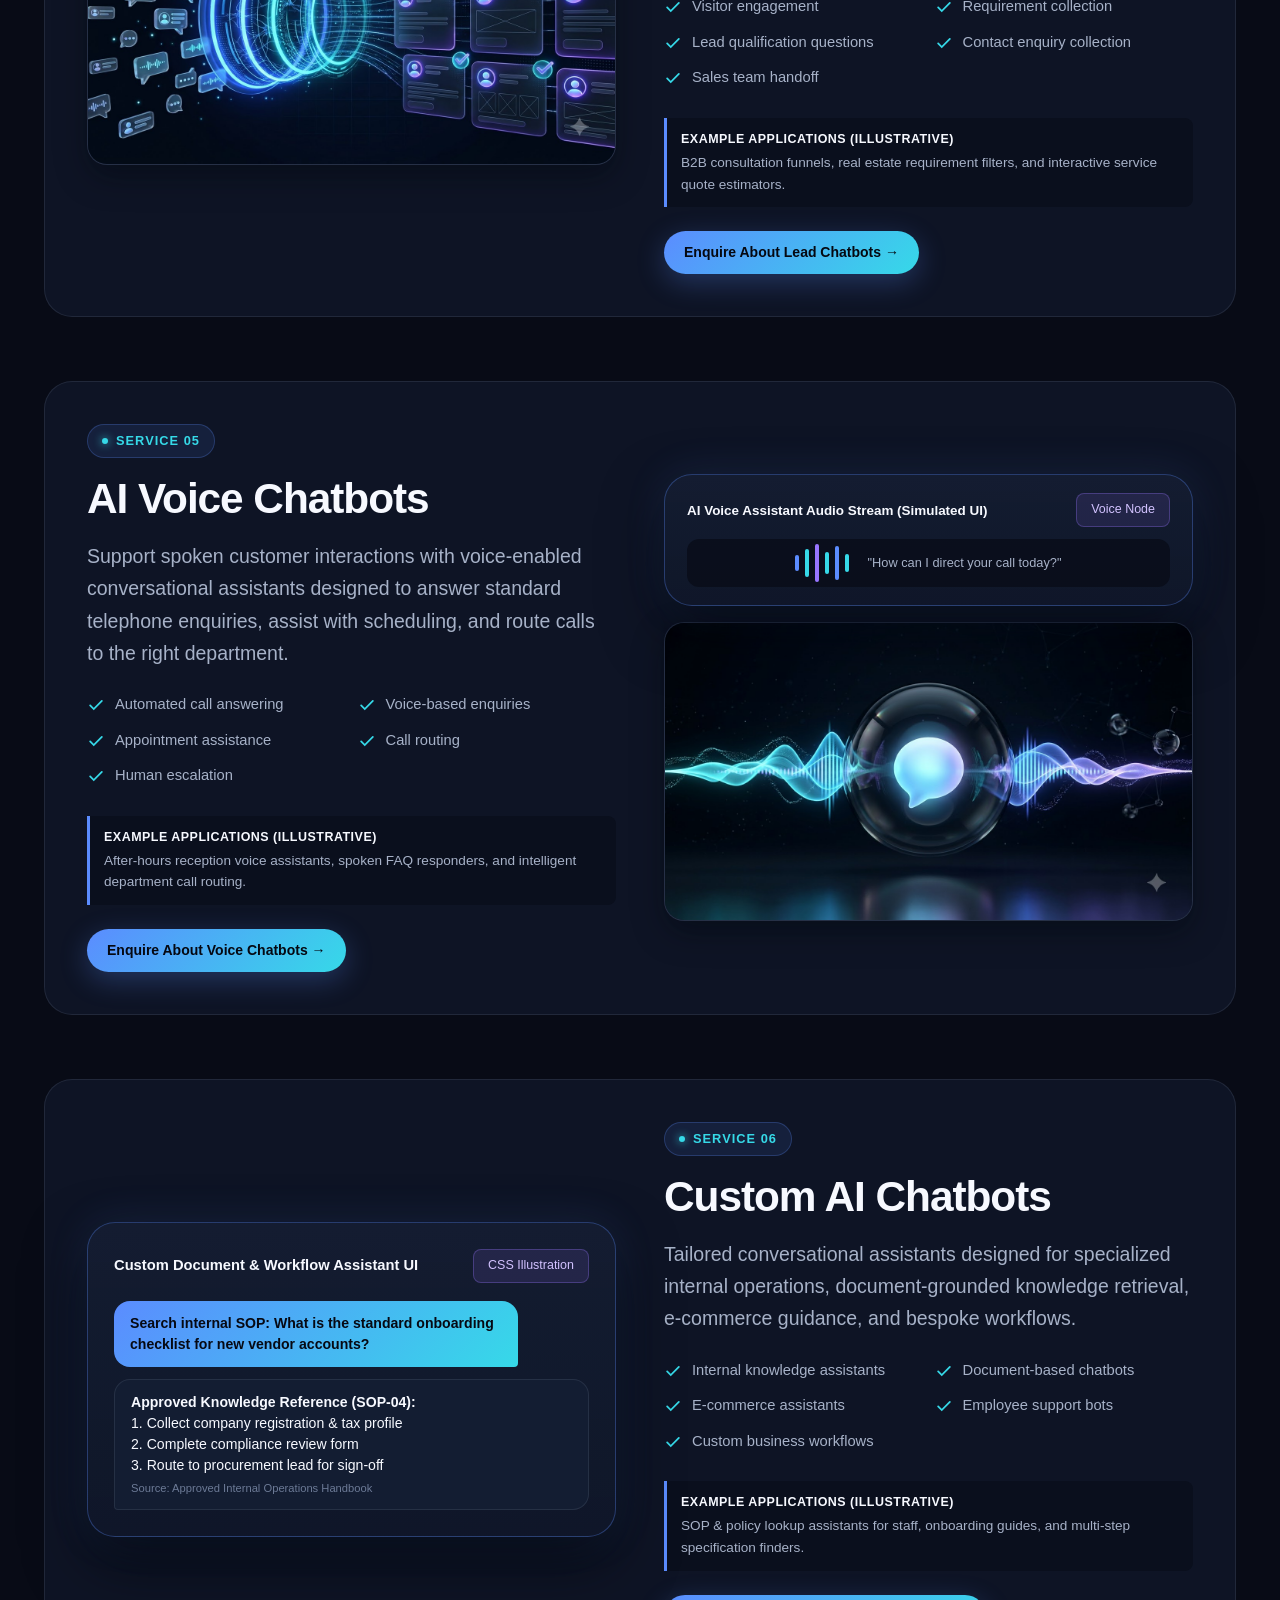
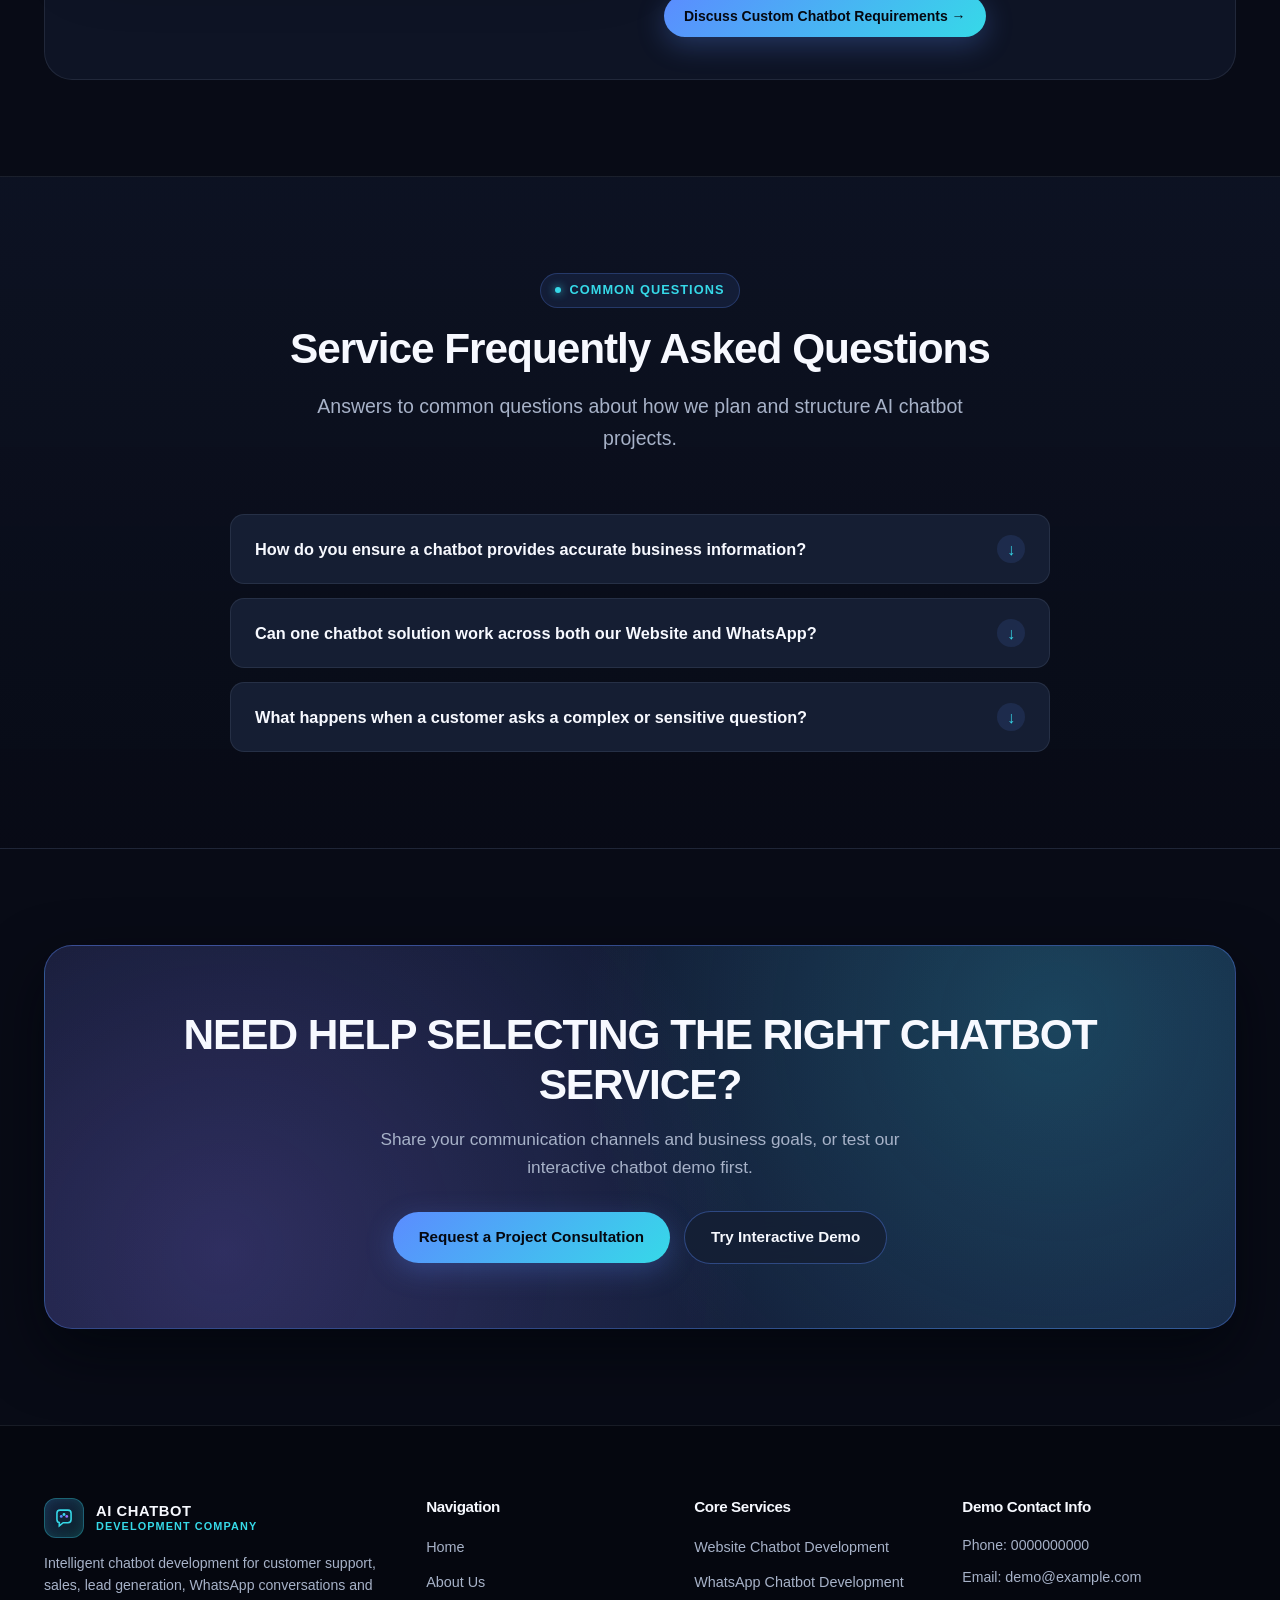
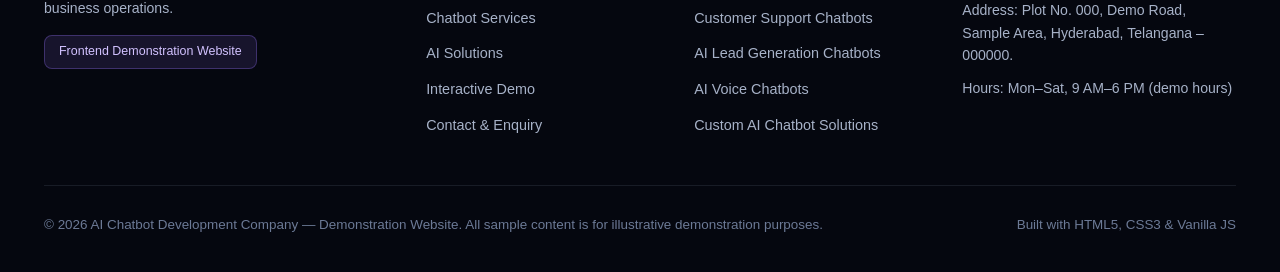
<file: services.html>
<!DOCTYPE html>
<html lang="en">
<head>
  <meta charset="UTF-8">
  <meta name="viewport" content="width=device-width, initial-scale=1.0">
  <title>Chatbot Development Services | Website, WhatsApp, Support &amp; Voice AI Chatbots</title>
  <meta name="description" content="Explore our AI Chatbot Development Services: Website Chatbot Development, WhatsApp Chatbot Development, Customer Support Chatbot, AI Lead Generation Chatbot, AI Voice Chatbots, and Custom AI Chatbot Solutions.">
  <meta name="keywords" content="AI Chatbot Development, Website Chatbot Development, WhatsApp Chatbot Development, Customer Support Chatbot, AI Lead Generation Chatbot, Custom AI Chatbot Solutions, AI Chatbot Development Company">
  <meta name="robots" content="index, follow">

  <!-- Open Graph Metadata -->
  <meta property="og:type" content="website">
  <meta property="og:title" content="Chatbot Development Services | AI Chatbot Development Company">
  <meta property="og:description" content="Comprehensive conversational AI development services for websites, WhatsApp Business, customer support, lead generation, voice assistants, and custom business workflows.">
  <meta property="og:url" content="services.html">
  <meta property="og:site_name" content="AI Chatbot Development Company">

  <link rel="stylesheet" href="css/styles.css">
</head>
<body>
  <a href="#main-content" class="skip-link">Skip to main content</a>

  <!-- STICKY NAVIGATION HEADER -->
  <header class="site-header" role="banner">
    <div class="container nav-container">
      <a href="index.html" class="brand-logo" aria-label="AI Chatbot Development Company Home">
        <span class="brand-logo-mark" aria-hidden="true">
          <svg width="24" height="24" viewBox="0 0 28 28" fill="none" xmlns="http://www.w3.org/2000/svg">
            <path d="M5 8C5 5.79086 6.79086 4 9 4H19C21.2091 4 23 5.79086 23 8V16C23 18.2091 21.2091 20 19 20H13L8 24V20H9C6.79086 20 5 18.2091 5 16V8Z" stroke="#36D9E8" stroke-width="2" stroke-linejoin="round"/>
            <circle cx="10.5" cy="12" r="1.8" fill="#5B8CFF"/>
            <circle cx="14" cy="9.5" r="1.8" fill="#36D9E8"/>
            <circle cx="17.5" cy="12" r="1.8" fill="#9875FF"/>
            <path d="M10.5 12L14 9.5L17.5 12" stroke="#F7F9FF" stroke-width="1.2" stroke-linecap="round"/>
          </svg>
        </span>
        <span class="brand-logo-text">
          <span class="brand-title">AI CHATBOT</span>
          <span class="brand-subtitle">Development Company</span>
        </span>
      </a>

      <nav aria-label="Primary Navigation">
        <ul class="nav-menu" id="primaryNav">
          <li><a href="index.html" class="nav-link">Home</a></li>
          <li><a href="about.html" class="nav-link">About</a></li>
          <li><a href="services.html" class="nav-link active" aria-current="page">Services</a></li>
          <li><a href="solutions.html" class="nav-link">Solutions</a></li>
          <li><a href="demo.html" class="nav-link">Live Demo</a></li>
          <li><a href="contact.html" class="nav-link">Contact</a></li>
        </ul>
      </nav>

      <div class="nav-actions">
        <a href="contact.html" class="btn btn-primary btn-sm">
          Build Your Chatbot
          <svg viewBox="0 0 20 20" fill="none" aria-hidden="true">
            <path d="M4.5 10H15.5M15.5 10L10.5 5M15.5 10L10.5 15" stroke="currentColor" stroke-width="2" stroke-linecap="round" stroke-linejoin="round"/>
          </svg>
        </a>
        <button type="button" class="mobile-menu-toggle" aria-controls="primaryNav" aria-expanded="false" aria-label="Toggle Menu">
          <svg width="22" height="22" viewBox="0 0 24 24" fill="none" stroke="currentColor" stroke-width="2" stroke-linecap="round">
            <line x1="3" y1="6" x2="21" y2="6"></line>
            <line x1="3" y1="12" x2="21" y2="12"></line>
            <line x1="3" y1="18" x2="21" y2="18"></line>
          </svg>
        </button>
      </div>
    </div>
  </header>

  <main id="main-content">
    <!-- HERO -->
    <section class="hero-section" style="padding-bottom: 56px;">
      <div class="hero-glow" aria-hidden="true"></div>
      <div class="container">
        <div class="section-header reveal" style="margin-bottom: 16px;">
          <div class="eyebrow">
            <span class="eyebrow-dot"></span>
            Comprehensive Chatbot Engineering
          </div>
          <h1 class="h1-hero">
            CHATBOT DEVELOPMENT <span class="text-gradient">SERVICES.</span>
          </h1>
          <p class="lead-text" style="margin-top: 16px;">
            From intelligent website widgets and WhatsApp Business assistants to voice interactions and custom internal bots, we design conversational solutions around your business workflows.
          </p>
        </div>
      </div>
    </section>

    <!-- SIX SERVICE SHOWCASES -->
    <section class="section" style="padding-top: 20px;">
      <div class="container showcase-list">

        <!-- 1. WEBSITE CHATBOT DEVELOPMENT -->
        <article class="showcase-row reveal" id="website-chatbots">
          <div class="showcase-content">
            <div class="eyebrow"><span class="eyebrow-dot"></span>Service 01</div>
            <h2 class="h2-section">Website Chatbot Development</h2>
            <p class="lead-text">
              Turn your website into an interactive, helpful resource. Our website chatbots greet visitors, answer common questions, and guide prospects toward relevant pages or enquiry forms.
            </p>
            <ul class="feature-checklist">
              <li>
                <svg viewBox="0 0 20 20" fill="none"><path d="M16.5 5.5L7.5 14.5L3.5 10.5" stroke="currentColor" stroke-width="2" stroke-linecap="round"/></svg>
                <span>Website customer assistance</span>
              </li>
              <li>
                <svg viewBox="0 0 20 20" fill="none"><path d="M16.5 5.5L7.5 14.5L3.5 10.5" stroke="currentColor" stroke-width="2" stroke-linecap="round"/></svg>
                <span>FAQ automation</span>
              </li>
              <li>
                <svg viewBox="0 0 20 20" fill="none"><path d="M16.5 5.5L7.5 14.5L3.5 10.5" stroke="currentColor" stroke-width="2" stroke-linecap="round"/></svg>
                <span>Product and service enquiries</span>
              </li>
              <li>
                <svg viewBox="0 0 20 20" fill="none"><path d="M16.5 5.5L7.5 14.5L3.5 10.5" stroke="currentColor" stroke-width="2" stroke-linecap="round"/></svg>
                <span>Lead collection</span>
              </li>
              <li>
                <svg viewBox="0 0 20 20" fill="none"><path d="M16.5 5.5L7.5 14.5L3.5 10.5" stroke="currentColor" stroke-width="2" stroke-linecap="round"/></svg>
                <span>Appointment enquiry flows</span>
              </li>
            </ul>
            <div class="use-case-box" style="margin-bottom: 24px;">
              <strong>Example Applications (Illustrative)</strong>
              Service discovery widgets on corporate websites, interactive pricing/plan selectors, and guided callback request assistants.
            </div>
            <a href="contact.html" class="btn btn-primary btn-sm">Enquire About Website Chatbots &rarr;</a>
          </div>

          <div class="showcase-visual">
            <!-- CSS Mockup + Placeholder 2: website-chatbot-visual.webp -->
            <div class="mockup-chat-window" style="margin-bottom: 16px;">
              <div class="mockup-chat-header">
                <span style="font-weight:700; font-size:0.86rem;">Website Assistant Widget Preview</span>
                <span class="status-indicator"><span class="status-pulse"></span>Online</span>
              </div>
              <div class="mockup-chat-body" style="padding: 16px;">
                <div class="chat-msg chat-msg-bot">Welcome! Looking for product details, pricing information, or a consultation?</div>
                <div class="chat-msg chat-msg-user">I'd like to learn about your enterprise packages and book a call.</div>
                <div class="chat-msg chat-msg-bot">I can share our package overview right here and collect your preferred time for a call.</div>
              </div>
            </div>
            <!-- Website Chatbot Visual Asset: website-chatbot-visual.jpeg -->
            <div class="showcase-img-wrap" role="region" aria-label="Website Chatbot Interface Visual">
              <img
                src="images/website-chatbot-visual.jpeg"
                alt="Website AI Chatbot interface visual showing floating chat widget in a modern browser"
                width="1376"
                height="768"
                loading="lazy"
              >
            </div>
          </div>
        </article>

        <!-- 2. WHATSAPP CHATBOT DEVELOPMENT -->
        <article class="showcase-row reverse reveal" id="whatsapp-chatbots">
          <div class="showcase-content">
            <div class="eyebrow"><span class="eyebrow-dot"></span>Service 02</div>
            <h2 class="h2-section">WhatsApp Chatbot Development</h2>
            <p class="lead-text">
              Meet customers on their preferred mobile messaging platform with structured conversational flows designed for WhatsApp Business interactions.
            </p>
            <ul class="feature-checklist">
              <li>
                <svg viewBox="0 0 20 20" fill="none"><path d="M16.5 5.5L7.5 14.5L3.5 10.5" stroke="currentColor" stroke-width="2" stroke-linecap="round"/></svg>
                <span>Automated business conversations</span>
              </li>
              <li>
                <svg viewBox="0 0 20 20" fill="none"><path d="M16.5 5.5L7.5 14.5L3.5 10.5" stroke="currentColor" stroke-width="2" stroke-linecap="round"/></svg>
                <span>Customer enquiry handling</span>
              </li>
              <li>
                <svg viewBox="0 0 20 20" fill="none"><path d="M16.5 5.5L7.5 14.5L3.5 10.5" stroke="currentColor" stroke-width="2" stroke-linecap="round"/></svg>
                <span>Product and service information</span>
              </li>
              <li>
                <svg viewBox="0 0 20 20" fill="none"><path d="M16.5 5.5L7.5 14.5L3.5 10.5" stroke="currentColor" stroke-width="2" stroke-linecap="round"/></svg>
                <span>Lead qualification</span>
              </li>
              <li>
                <svg viewBox="0 0 20 20" fill="none"><path d="M16.5 5.5L7.5 14.5L3.5 10.5" stroke="currentColor" stroke-width="2" stroke-linecap="round"/></svg>
                <span>Human agent handoff</span>
              </li>
            </ul>
            <div class="use-case-box" style="margin-bottom: 24px;">
              <strong>Example Applications (Illustrative)</strong>
              Interactive service catalogues, brochure request flows, appointment reminders, and quick-reply customer enquiry menus.
            </div>
            <a href="contact.html" class="btn btn-primary btn-sm">Enquire About WhatsApp Chatbots &rarr;</a>
          </div>

          <div class="showcase-visual">
            <!-- CSS WhatsApp-Style Chat Mockup + Placeholder 3: whatsapp-chatbot-visual.webp -->
            <div class="mockup-chat-window" style="margin-bottom: 16px; border-color: rgba(44, 229, 155, 0.35);">
              <div class="mockup-chat-header" style="background: rgba(16, 40, 34, 0.7);">
                <span style="font-weight:700; font-size:0.86rem;">WhatsApp Business Flow Mockup</span>
                <span class="status-indicator"><span class="status-pulse"></span>Verified Flow</span>
              </div>
              <div class="mockup-chat-body" style="padding: 16px;">
                <div class="chat-msg chat-msg-bot">Hi! Choose an option below:<br>1️⃣ View Service Catalogue<br>2️⃣ Request a Quote<br>3️⃣ Speak to an Advisor</div>
                <div class="chat-msg chat-msg-user" style="background: linear-gradient(135deg, #2CE59B, #36D9E8);">2 - Request a Quote</div>
                <div class="chat-msg chat-msg-bot">Great! Please share your business name and primary requirement so we can prepare an estimate.</div>
              </div>
            </div>
            <!-- WhatsApp Chatbot Visual Asset: whatsapp-chatbot-visual.jpeg -->
            <div class="showcase-img-wrap" role="region" aria-label="WhatsApp Chatbot Flow Visual">
              <img
                src="images/whatsapp-chatbot-visual.jpeg"
                alt="WhatsApp Chatbot visual showing mobile conversational business messaging and quick reply flows"
                width="1376"
                height="768"
                loading="lazy"
              >
            </div>
          </div>
        </article>

        <!-- 3. CUSTOMER SUPPORT CHATBOTS -->
        <article class="showcase-row reveal" id="support-chatbots">
          <div class="showcase-content">
            <div class="eyebrow"><span class="eyebrow-dot"></span>Service 03</div>
            <h2 class="h2-section">Customer Support Chatbots</h2>
            <p class="lead-text">
              Reduce waiting times for routine questions while organizing incoming support requests with clear classification before escalating to your support staff.
            </p>
            <ul class="feature-checklist">
              <li>
                <svg viewBox="0 0 20 20" fill="none"><path d="M16.5 5.5L7.5 14.5L3.5 10.5" stroke="currentColor" stroke-width="2" stroke-linecap="round"/></svg>
                <span>Frequently asked questions</span>
              </li>
              <li>
                <svg viewBox="0 0 20 20" fill="none"><path d="M16.5 5.5L7.5 14.5L3.5 10.5" stroke="currentColor" stroke-width="2" stroke-linecap="round"/></svg>
                <span>Help centre assistance</span>
              </li>
              <li>
                <svg viewBox="0 0 20 20" fill="none"><path d="M16.5 5.5L7.5 14.5L3.5 10.5" stroke="currentColor" stroke-width="2" stroke-linecap="round"/></svg>
                <span>Basic support routing</span>
              </li>
              <li>
                <svg viewBox="0 0 20 20" fill="none"><path d="M16.5 5.5L7.5 14.5L3.5 10.5" stroke="currentColor" stroke-width="2" stroke-linecap="round"/></svg>
                <span>Customer issue classification</span>
              </li>
              <li>
                <svg viewBox="0 0 20 20" fill="none"><path d="M16.5 5.5L7.5 14.5L3.5 10.5" stroke="currentColor" stroke-width="2" stroke-linecap="round"/></svg>
                <span>Escalation to support staff</span>
              </li>
            </ul>
            <div class="use-case-box" style="margin-bottom: 24px;">
              <strong>Example Applications (Illustrative)</strong>
              Troubleshooting walkthroughs, warranty/policy lookup bots, and structured support ticket intake assistants.
            </div>
            <a href="contact.html" class="btn btn-primary btn-sm">Enquire About Support Chatbots &rarr;</a>
          </div>

          <div class="showcase-visual">
            <!-- Customer Support Chatbot Visual Asset: customer-support-chatbot.jpeg -->
            <div class="showcase-img-wrap" role="region" aria-label="Customer Support Chatbot Interface Visual">
              <img
                src="images/customer-support-chatbot.jpeg"
                alt="AI Customer Support Chatbot triage and human handoff interface"
                width="1376"
                height="768"
                loading="lazy"
              >
            </div>
          </div>
        </article>

        <!-- 4. LEAD GENERATION CHATBOTS -->
        <article class="showcase-row reverse reveal" id="lead-chatbots">
          <div class="showcase-content">
            <div class="eyebrow"><span class="eyebrow-dot"></span>Service 04</div>
            <h2 class="h2-section">Lead Generation Chatbots</h2>
            <p class="lead-text">
              Engage high-intent website visitors through interactive conversations that understand their needs, ask qualifying questions, and collect contact details for your sales team.
            </p>
            <ul class="feature-checklist">
              <li>
                <svg viewBox="0 0 20 20" fill="none"><path d="M16.5 5.5L7.5 14.5L3.5 10.5" stroke="currentColor" stroke-width="2" stroke-linecap="round"/></svg>
                <span>Visitor engagement</span>
              </li>
              <li>
                <svg viewBox="0 0 20 20" fill="none"><path d="M16.5 5.5L7.5 14.5L3.5 10.5" stroke="currentColor" stroke-width="2" stroke-linecap="round"/></svg>
                <span>Requirement collection</span>
              </li>
              <li>
                <svg viewBox="0 0 20 20" fill="none"><path d="M16.5 5.5L7.5 14.5L3.5 10.5" stroke="currentColor" stroke-width="2" stroke-linecap="round"/></svg>
                <span>Lead qualification questions</span>
              </li>
              <li>
                <svg viewBox="0 0 20 20" fill="none"><path d="M16.5 5.5L7.5 14.5L3.5 10.5" stroke="currentColor" stroke-width="2" stroke-linecap="round"/></svg>
                <span>Contact enquiry collection</span>
              </li>
              <li>
                <svg viewBox="0 0 20 20" fill="none"><path d="M16.5 5.5L7.5 14.5L3.5 10.5" stroke="currentColor" stroke-width="2" stroke-linecap="round"/></svg>
                <span>Sales team handoff</span>
              </li>
            </ul>
            <div class="use-case-box" style="margin-bottom: 24px;">
              <strong>Example Applications (Illustrative)</strong>
              B2B consultation funnels, real estate requirement filters, and interactive service quote estimators.
            </div>
            <a href="contact.html" class="btn btn-primary btn-sm">Enquire About Lead Chatbots &rarr;</a>
          </div>

          <div class="showcase-visual">
            <!-- Lead Generation Chatbot Visual Asset: lead-generation-chatbot.jpeg -->
            <div class="showcase-img-wrap" role="region" aria-label="AI Lead Generation Chatbot Funnel Visual">
              <img
                src="images/lead-generation-chatbot.jpeg"
                alt="Conversational AI lead qualification and structured requirement collection interface"
                width="1376"
                height="768"
                loading="lazy"
              >
            </div>
          </div>
        </article>

        <!-- 5. AI VOICE CHATBOTS -->
        <article class="showcase-row reveal" id="voice-chatbots">
          <div class="showcase-content">
            <div class="eyebrow"><span class="eyebrow-dot"></span>Service 05</div>
            <h2 class="h2-section">AI Voice Chatbots</h2>
            <p class="lead-text">
              Support spoken customer interactions with voice-enabled conversational assistants designed to answer standard telephone enquiries, assist with scheduling, and route calls to the right department.
            </p>
            <ul class="feature-checklist">
              <li>
                <svg viewBox="0 0 20 20" fill="none"><path d="M16.5 5.5L7.5 14.5L3.5 10.5" stroke="currentColor" stroke-width="2" stroke-linecap="round"/></svg>
                <span>Automated call answering</span>
              </li>
              <li>
                <svg viewBox="0 0 20 20" fill="none"><path d="M16.5 5.5L7.5 14.5L3.5 10.5" stroke="currentColor" stroke-width="2" stroke-linecap="round"/></svg>
                <span>Voice-based enquiries</span>
              </li>
              <li>
                <svg viewBox="0 0 20 20" fill="none"><path d="M16.5 5.5L7.5 14.5L3.5 10.5" stroke="currentColor" stroke-width="2" stroke-linecap="round"/></svg>
                <span>Appointment assistance</span>
              </li>
              <li>
                <svg viewBox="0 0 20 20" fill="none"><path d="M16.5 5.5L7.5 14.5L3.5 10.5" stroke="currentColor" stroke-width="2" stroke-linecap="round"/></svg>
                <span>Call routing</span>
              </li>
              <li>
                <svg viewBox="0 0 20 20" fill="none"><path d="M16.5 5.5L7.5 14.5L3.5 10.5" stroke="currentColor" stroke-width="2" stroke-linecap="round"/></svg>
                <span>Human escalation</span>
              </li>
            </ul>
            <div class="use-case-box" style="margin-bottom: 24px;">
              <strong>Example Applications (Illustrative)</strong>
              After-hours reception voice assistants, spoken FAQ responders, and intelligent department call routing.
            </div>
            <a href="contact.html" class="btn btn-primary btn-sm">Enquire About Voice Chatbots &rarr;</a>
          </div>

          <div class="showcase-visual">
            <!-- CSS Voice Waveform Illustration + Placeholder 6: voice-chatbot-visual.webp -->
            <div class="mockup-chat-window" style="margin-bottom: 16px; padding: 18px 22px;">
              <div style="display:flex; justify-content:space-between; align-items:center; margin-bottom:12px;">
                <span style="font-size:0.84rem; font-weight:700;">AI Voice Assistant Audio Stream (Simulated UI)</span>
                <span class="demo-badge-notice">Voice Node</span>
              </div>
              <div style="display:flex; align-items:center; justify-content:center; gap:6px; height:48px; background:rgba(8,11,22,0.7); border-radius:12px; padding:0 16px;">
                <span style="width:4px; height:16px; background:var(--accent-blue); border-radius:4px;"></span>
                <span style="width:4px; height:28px; background:var(--accent-cyan); border-radius:4px;"></span>
                <span style="width:4px; height:38px; background:var(--accent-violet); border-radius:4px;"></span>
                <span style="width:4px; height:22px; background:var(--accent-cyan); border-radius:4px;"></span>
                <span style="width:4px; height:34px; background:var(--accent-blue); border-radius:4px;"></span>
                <span style="width:4px; height:18px; background:var(--accent-cyan); border-radius:4px;"></span>
                <span style="font-size:0.8rem; color:var(--text-secondary); margin-left:12px;">"How can I direct your call today?"</span>
              </div>
            </div>
            <!-- AI Voice Chatbot Visual Asset: voice-chatbot-visual.jpeg -->
            <div class="showcase-img-wrap" role="region" aria-label="AI Voice Chatbot Waveform Visual">
              <img
                src="images/voice-chatbot-visual.jpeg"
                alt="AI Voice Chatbot acoustic waveform and conversational audio assistant visual"
                width="1376"
                height="768"
                loading="lazy"
              >
            </div>
          </div>
        </article>

        <!-- 6. CUSTOM AI CHATBOTS -->
        <article class="showcase-row reverse reveal" id="custom-chatbots">
          <div class="showcase-content">
            <div class="eyebrow"><span class="eyebrow-dot"></span>Service 06</div>
            <h2 class="h2-section">Custom AI Chatbots</h2>
            <p class="lead-text">
              Tailored conversational assistants designed for specialized internal operations, document-grounded knowledge retrieval, e-commerce guidance, and bespoke workflows.
            </p>
            <ul class="feature-checklist">
              <li>
                <svg viewBox="0 0 20 20" fill="none"><path d="M16.5 5.5L7.5 14.5L3.5 10.5" stroke="currentColor" stroke-width="2" stroke-linecap="round"/></svg>
                <span>Internal knowledge assistants</span>
              </li>
              <li>
                <svg viewBox="0 0 20 20" fill="none"><path d="M16.5 5.5L7.5 14.5L3.5 10.5" stroke="currentColor" stroke-width="2" stroke-linecap="round"/></svg>
                <span>Document-based chatbots</span>
              </li>
              <li>
                <svg viewBox="0 0 20 20" fill="none"><path d="M16.5 5.5L7.5 14.5L3.5 10.5" stroke="currentColor" stroke-width="2" stroke-linecap="round"/></svg>
                <span>E-commerce assistants</span>
              </li>
              <li>
                <svg viewBox="0 0 20 20" fill="none"><path d="M16.5 5.5L7.5 14.5L3.5 10.5" stroke="currentColor" stroke-width="2" stroke-linecap="round"/></svg>
                <span>Employee support bots</span>
              </li>
              <li>
                <svg viewBox="0 0 20 20" fill="none"><path d="M16.5 5.5L7.5 14.5L3.5 10.5" stroke="currentColor" stroke-width="2" stroke-linecap="round"/></svg>
                <span>Custom business workflows</span>
              </li>
            </ul>
            <div class="use-case-box" style="margin-bottom: 24px;">
              <strong>Example Applications (Illustrative)</strong>
              SOP &amp; policy lookup assistants for staff, onboarding guides, and multi-step specification finders.
            </div>
            <a href="contact.html" class="btn btn-primary btn-sm">Discuss Custom Chatbot Requirements &rarr;</a>
          </div>

          <div class="showcase-visual">
            <!-- CSS Custom Workflow & Knowledge Base Mockup -->
            <div class="mockup-chat-window" style="padding: 26px;">
              <div style="display:flex; justify-content:space-between; align-items:center; margin-bottom:18px;">
                <span style="font-weight:700; font-size:0.92rem;">Custom Document &amp; Workflow Assistant UI</span>
                <span class="demo-badge-notice">CSS Illustration</span>
              </div>
              <div class="chat-msg chat-msg-user" style="margin-bottom:12px;">Search internal SOP: What is the standard onboarding checklist for new vendor accounts?</div>
              <div class="chat-msg chat-msg-bot" style="max-width:100%;">
                <strong>Approved Knowledge Reference (SOP-04):</strong><br>
                1. Collect company registration &amp; tax profile<br>
                2. Complete compliance review form<br>
                3. Route to procurement lead for sign-off
                <div class="chat-msg-meta">Source: Approved Internal Operations Handbook</div>
              </div>
            </div>
          </div>
        </article>

      </div>
    </section>

    <!-- FAQ ACCORDION SECTION -->
    <section class="section section-alt">
      <div class="container">
        <div class="section-header reveal">
          <div class="eyebrow"><span class="eyebrow-dot"></span>Common Questions</div>
          <h2 class="h2-section">Service Frequently Asked Questions</h2>
          <p class="lead-text">Answers to common questions about how we plan and structure AI chatbot projects.</p>
        </div>

        <div class="faq-list reveal">
          <div class="faq-item">
            <button type="button" class="faq-trigger" aria-expanded="false">
              <span>How do you ensure a chatbot provides accurate business information?</span>
              <span class="faq-icon" aria-hidden="true">&darr;</span>
            </button>
            <div class="faq-content">
              <div class="faq-content-inner">
                We structure chatbot responses around your approved business knowledge base, FAQs, and official service documentation. For questions outside the approved scope, the chatbot is designed to trigger a polite fallback response and offer human escalation.
              </div>
            </div>
          </div>

          <div class="faq-item">
            <button type="button" class="faq-trigger" aria-expanded="false">
              <span>Can one chatbot solution work across both our Website and WhatsApp?</span>
              <span class="faq-icon" aria-hidden="true">&darr;</span>
            </button>
            <div class="faq-content">
              <div class="faq-content-inner">
                Yes. We can design unified conversation logic and knowledge bases adapted to both an interactive website chat widget and WhatsApp Business messaging formats.
              </div>
            </div>
          </div>

          <div class="faq-item">
            <button type="button" class="faq-trigger" aria-expanded="false">
              <span>What happens when a customer asks a complex or sensitive question?</span>
              <span class="faq-icon" aria-hidden="true">&darr;</span>
            </button>
            <div class="faq-content">
              <div class="faq-content-inner">
                Every chatbot we build includes clear human handoff pathways. The assistant collects the visitor's contact information and enquiry context so a human representative can follow up directly.
              </div>
            </div>
          </div>
        </div>
      </div>
    </section>

    <!-- CTA -->
    <section class="section">
      <div class="container">
        <div class="cta-banner reveal">
          <h2 class="h2-section">NEED HELP SELECTING THE RIGHT CHATBOT SERVICE?</h2>
          <p>Share your communication channels and business goals, or test our interactive chatbot demo first.</p>
          <div class="btn-group" style="justify-content:center;">
            <a href="contact.html" class="btn btn-primary">Request a Project Consultation</a>
            <a href="demo.html" class="btn btn-secondary">Try Interactive Demo</a>
          </div>
        </div>
      </div>
    </section>
  </main>

  <!-- SITE FOOTER -->
  <footer class="site-footer" role="contentinfo">
    <div class="container">
      <div class="footer-grid">
        <div class="footer-col">
          <a href="index.html" class="brand-logo" style="margin-bottom: 14px;">
            <span class="brand-logo-mark" aria-hidden="true">
              <svg width="22" height="22" viewBox="0 0 28 28" fill="none">
                <path d="M5 8C5 5.79086 6.79086 4 9 4H19C21.2091 4 23 5.79086 23 8V16C23 18.2091 21.2091 20 19 20H13L8 24V20H9C6.79086 20 5 18.2091 5 16V8Z" stroke="#36D9E8" stroke-width="2"/>
                <circle cx="10.5" cy="12" r="1.8" fill="#5B8CFF"/>
                <circle cx="14" cy="9.5" r="1.8" fill="#36D9E8"/>
                <circle cx="17.5" cy="12" r="1.8" fill="#9875FF"/>
              </svg>
            </span>
            <span class="brand-logo-text">
              <span class="brand-title">AI CHATBOT</span>
              <span class="brand-subtitle">Development Company</span>
            </span>
          </a>
          <p style="font-size:0.88rem; color:var(--text-secondary); margin-bottom:16px;">
            Intelligent chatbot development for customer support, sales, lead generation, WhatsApp conversations and business operations.
          </p>
          <span class="demo-badge-notice">Frontend Demonstration Website</span>
        </div>

        <div class="footer-col">
          <h4>Navigation</h4>
          <ul class="footer-links">
            <li><a href="index.html">Home</a></li>
            <li><a href="about.html">About Us</a></li>
            <li><a href="services.html">Chatbot Services</a></li>
            <li><a href="solutions.html">AI Solutions</a></li>
            <li><a href="demo.html">Interactive Demo</a></li>
            <li><a href="contact.html">Contact &amp; Enquiry</a></li>
          </ul>
        </div>

        <div class="footer-col">
          <h4>Core Services</h4>
          <ul class="footer-links">
            <li><a href="services.html#website-chatbots">Website Chatbot Development</a></li>
            <li><a href="services.html#whatsapp-chatbots">WhatsApp Chatbot Development</a></li>
            <li><a href="services.html#support-chatbots">Customer Support Chatbots</a></li>
            <li><a href="services.html#lead-chatbots">AI Lead Generation Chatbots</a></li>
            <li><a href="services.html#voice-chatbots">AI Voice Chatbots</a></li>
            <li><a href="services.html#custom-chatbots">Custom AI Chatbot Solutions</a></li>
          </ul>
        </div>

        <div class="footer-col">
          <h4>Demo Contact Info</h4>
          <ul class="footer-links" style="color:var(--text-secondary); font-size:0.88rem;">
            <li>Phone: 0000000000</li>
            <li>Email: <a href="mailto:demo@example.com">demo@example.com</a></li>
            <li>Address: Plot No. 000, Demo Road, Sample Area, Hyderabad, Telangana – 000000.</li>
            <li>Hours: Mon–Sat, 9 AM–6 PM (demo hours)</li>
          </ul>
        </div>
      </div>

      <div class="footer-bottom">
        <span>&copy; 2026 AI Chatbot Development Company — Demonstration Website. All sample content is for illustrative demonstration purposes.</span>
        <span>Built with HTML5, CSS3 &amp; Vanilla JS</span>
      </div>
    </div>
  </footer>

  <button type="button" id="backToTop" class="back-to-top" aria-label="Back to top">
    <svg width="20" height="20" viewBox="0 0 24 24" fill="none" stroke="currentColor" stroke-width="2.4" stroke-linecap="round" stroke-linejoin="round">
      <polyline points="18 15 12 9 6 15"></polyline>
    </svg>
  </button>

  <script src="js/main.js"></script>
</body>
</html>
</file>
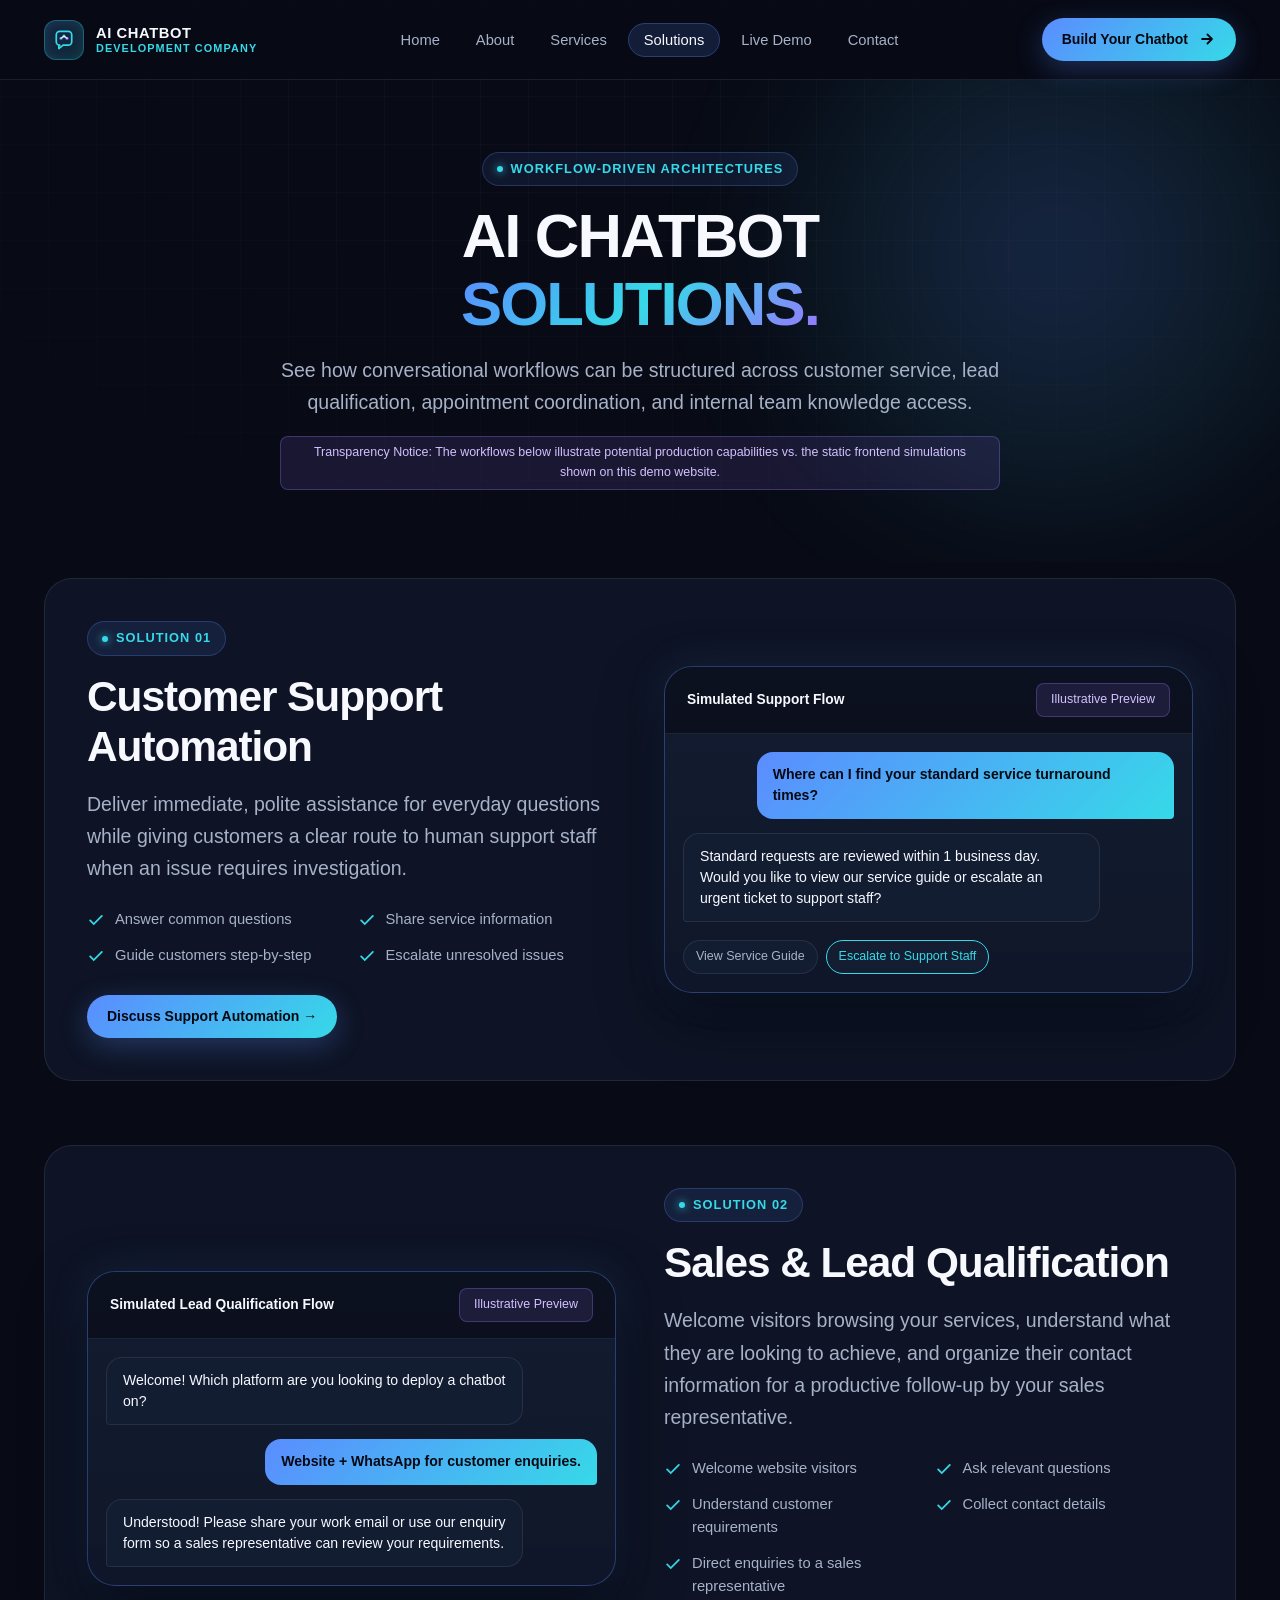
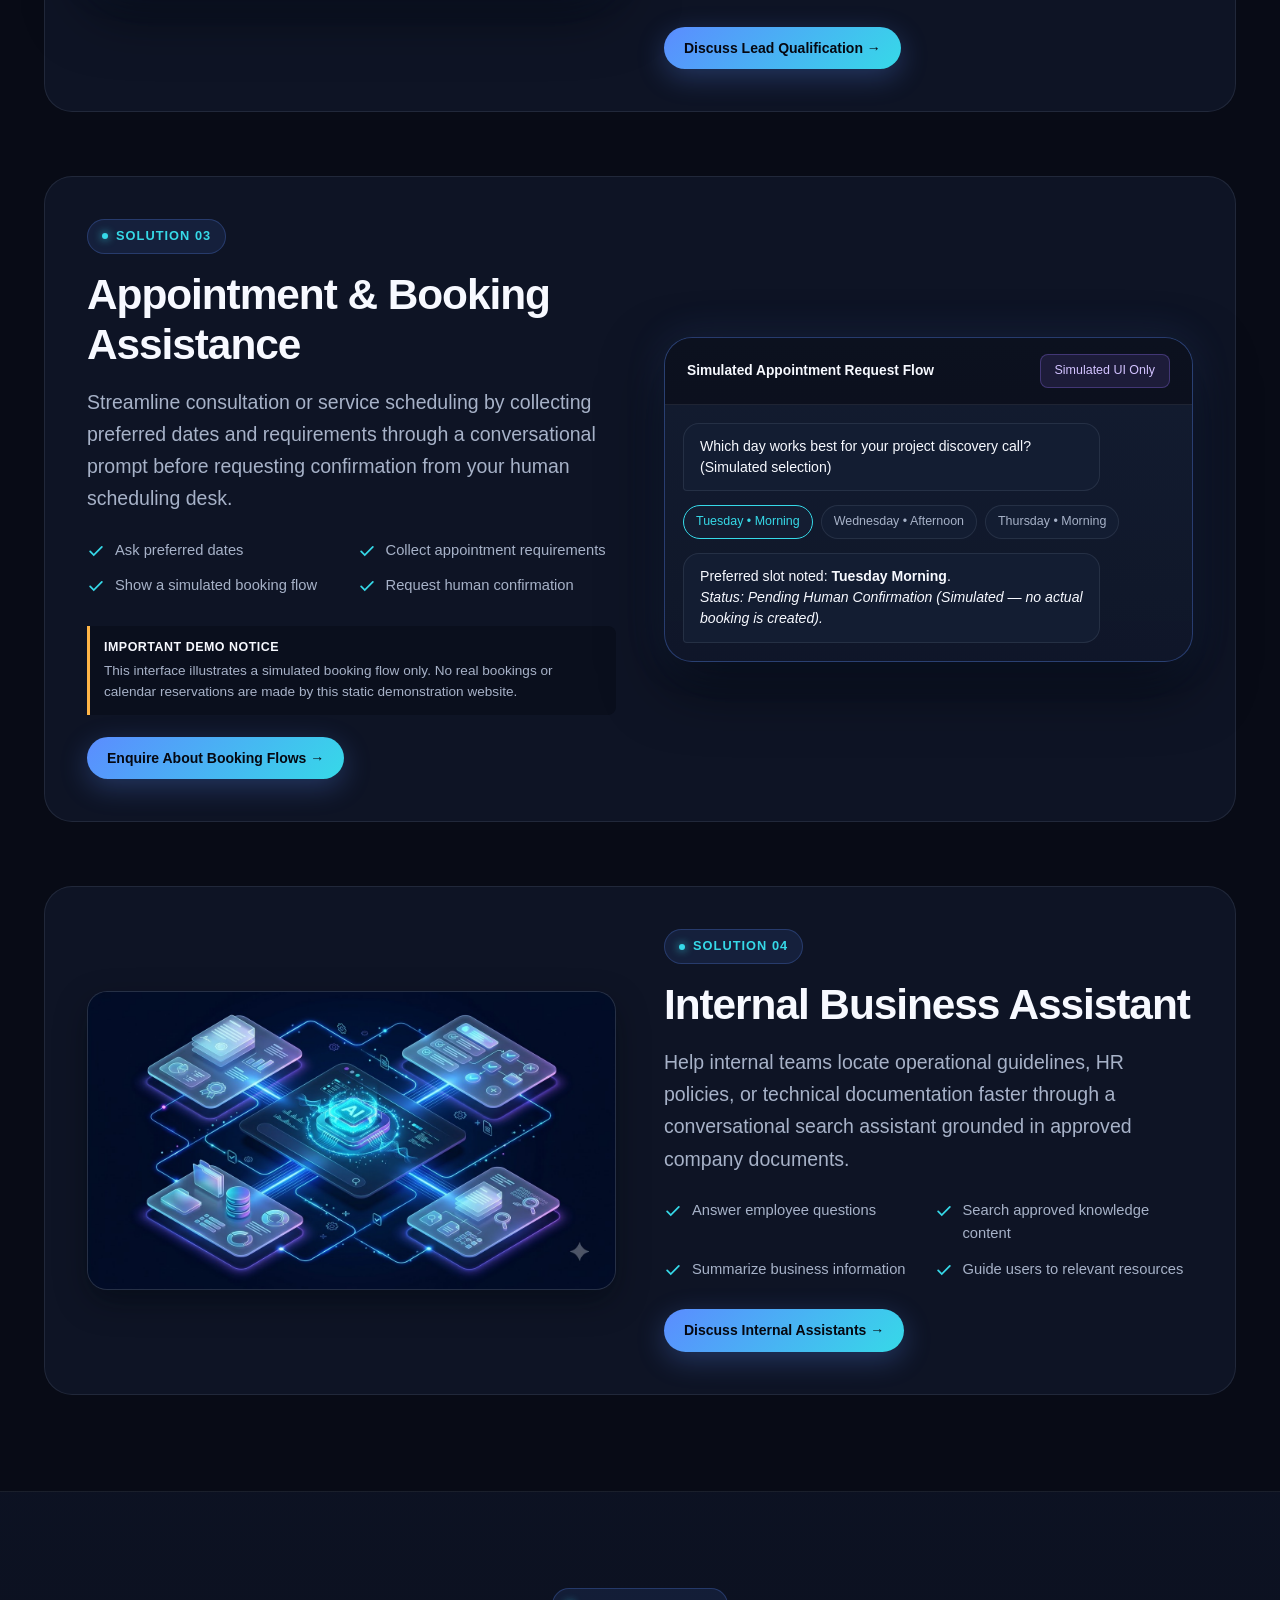
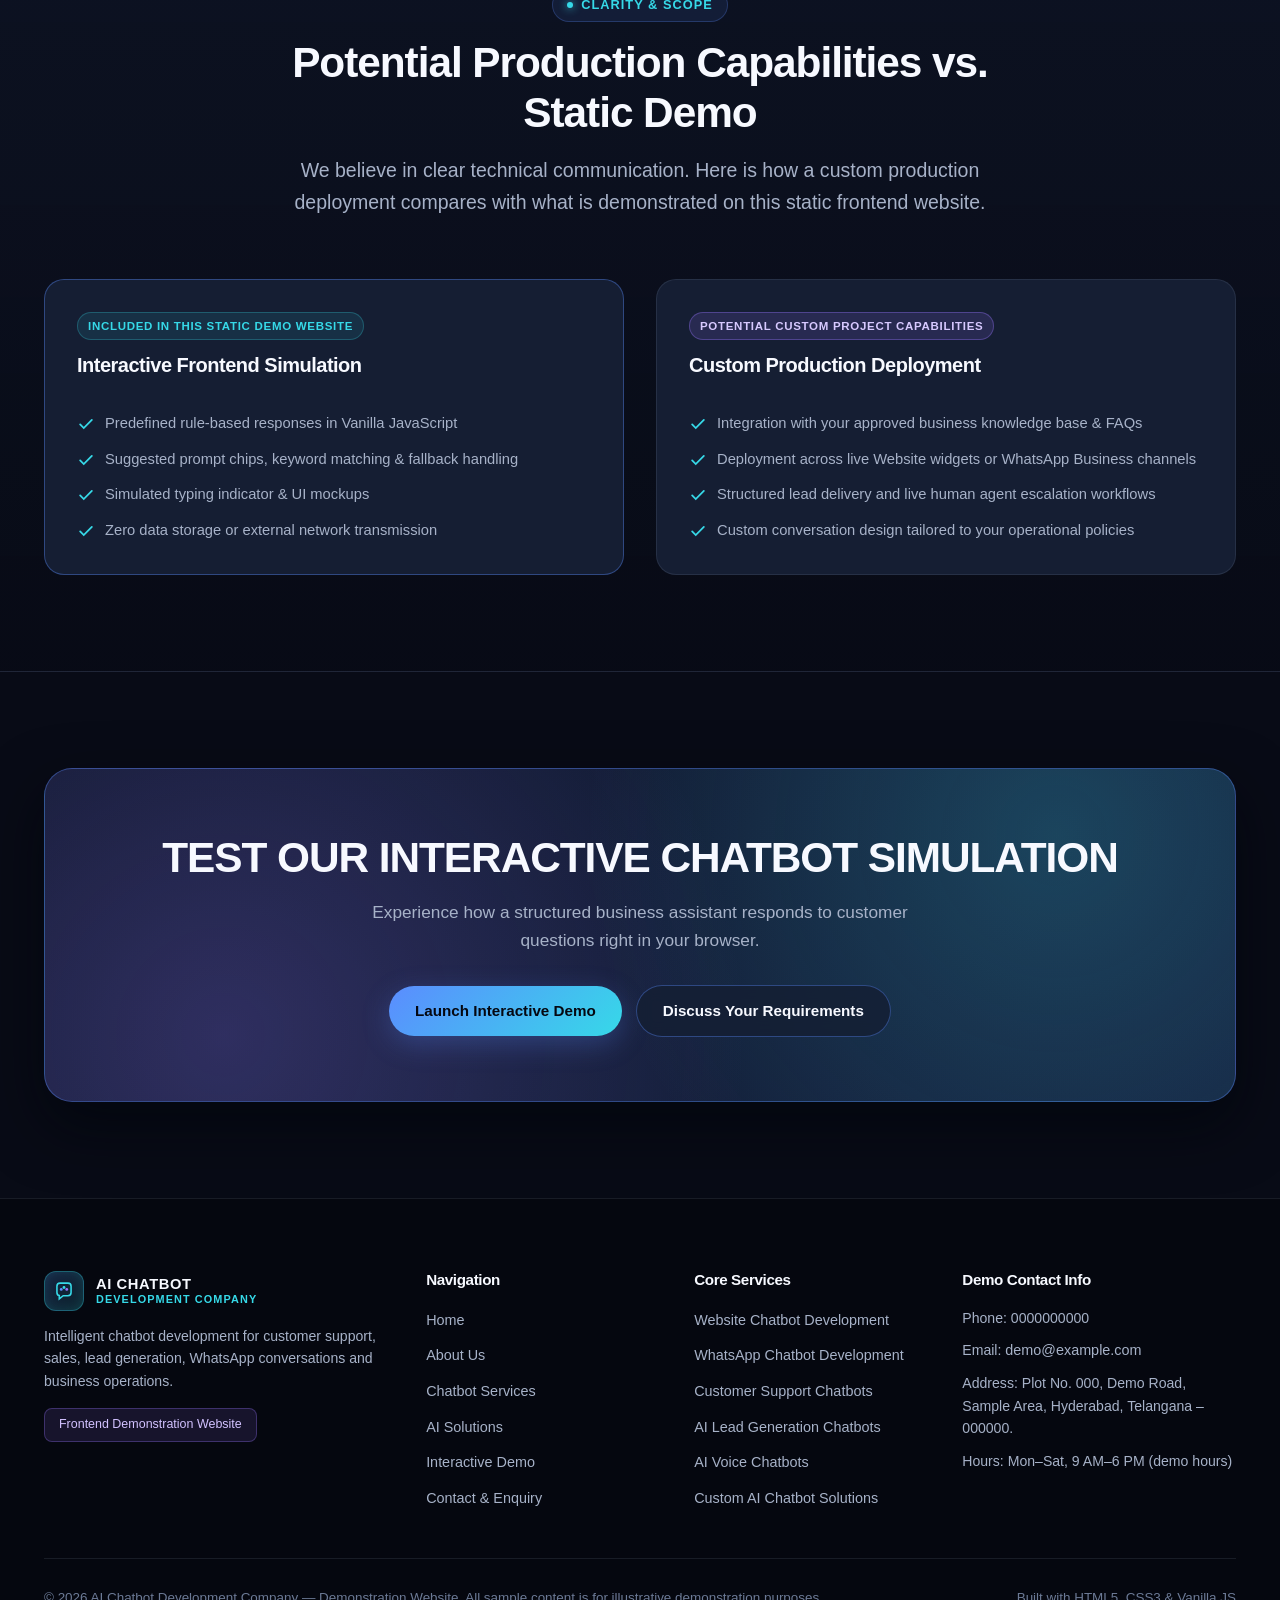
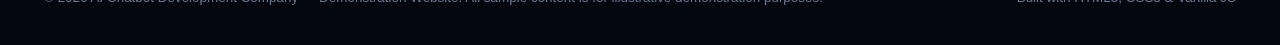
<file: solutions.html>
<!DOCTYPE html>
<html lang="en">
<head>
  <meta charset="UTF-8">
  <meta name="viewport" content="width=device-width, initial-scale=1.0">
  <title>AI Chatbot Solutions | Support Automation, Sales Qualification &amp; Internal Assistants</title>
  <meta name="description" content="Discover AI Chatbot Solutions for Customer Support Automation, Sales &amp; Lead Qualification, Appointment &amp; Booking Assistance, and Internal Business Assistants.">
  <meta name="keywords" content="Custom AI Chatbot Solutions, Customer Support Chatbot, AI Lead Generation Chatbot, AI Chatbot Development, Website Chatbot Development, WhatsApp Chatbot Development">
  <meta name="robots" content="index, follow">

  <!-- Open Graph Metadata -->
  <meta property="og:type" content="website">
  <meta property="og:title" content="AI Chatbot Solutions | AI Chatbot Development Company">
  <meta property="og:description" content="Explore how conversational AI solutions streamline customer support, sales qualification, appointment assistance, and internal employee knowledge lookup.">
  <meta property="og:url" content="solutions.html">
  <meta property="og:site_name" content="AI Chatbot Development Company">

  <link rel="stylesheet" href="css/styles.css">
</head>
<body>
  <a href="#main-content" class="skip-link">Skip to main content</a>

  <!-- STICKY NAVIGATION HEADER -->
  <header class="site-header" role="banner">
    <div class="container nav-container">
      <a href="index.html" class="brand-logo" aria-label="AI Chatbot Development Company Home">
        <span class="brand-logo-mark" aria-hidden="true">
          <svg width="24" height="24" viewBox="0 0 28 28" fill="none" xmlns="http://www.w3.org/2000/svg">
            <path d="M5 8C5 5.79086 6.79086 4 9 4H19C21.2091 4 23 5.79086 23 8V16C23 18.2091 21.2091 20 19 20H13L8 24V20H9C6.79086 20 5 18.2091 5 16V8Z" stroke="#36D9E8" stroke-width="2" stroke-linejoin="round"/>
            <circle cx="10.5" cy="12" r="1.8" fill="#5B8CFF"/>
            <circle cx="14" cy="9.5" r="1.8" fill="#36D9E8"/>
            <circle cx="17.5" cy="12" r="1.8" fill="#9875FF"/>
            <path d="M10.5 12L14 9.5L17.5 12" stroke="#F7F9FF" stroke-width="1.2" stroke-linecap="round"/>
          </svg>
        </span>
        <span class="brand-logo-text">
          <span class="brand-title">AI CHATBOT</span>
          <span class="brand-subtitle">Development Company</span>
        </span>
      </a>

      <nav aria-label="Primary Navigation">
        <ul class="nav-menu" id="primaryNav">
          <li><a href="index.html" class="nav-link">Home</a></li>
          <li><a href="about.html" class="nav-link">About</a></li>
          <li><a href="services.html" class="nav-link">Services</a></li>
          <li><a href="solutions.html" class="nav-link active" aria-current="page">Solutions</a></li>
          <li><a href="demo.html" class="nav-link">Live Demo</a></li>
          <li><a href="contact.html" class="nav-link">Contact</a></li>
        </ul>
      </nav>

      <div class="nav-actions">
        <a href="contact.html" class="btn btn-primary btn-sm">
          Build Your Chatbot
          <svg viewBox="0 0 20 20" fill="none" aria-hidden="true">
            <path d="M4.5 10H15.5M15.5 10L10.5 5M15.5 10L10.5 15" stroke="currentColor" stroke-width="2" stroke-linecap="round" stroke-linejoin="round"/>
          </svg>
        </a>
        <button type="button" class="mobile-menu-toggle" aria-controls="primaryNav" aria-expanded="false" aria-label="Toggle Menu">
          <svg width="22" height="22" viewBox="0 0 24 24" fill="none" stroke="currentColor" stroke-width="2" stroke-linecap="round">
            <line x1="3" y1="6" x2="21" y2="6"></line>
            <line x1="3" y1="12" x2="21" y2="12"></line>
            <line x1="3" y1="18" x2="21" y2="18"></line>
          </svg>
        </button>
      </div>
    </div>
  </header>

  <main id="main-content">
    <!-- HERO -->
    <section class="hero-section" style="padding-bottom: 48px;">
      <div class="hero-glow" aria-hidden="true"></div>
      <div class="container">
        <div class="section-header reveal" style="margin-bottom: 24px;">
          <div class="eyebrow">
            <span class="eyebrow-dot"></span>
            Workflow-Driven Architectures
          </div>
          <h1 class="h1-hero">
            AI CHATBOT <span class="text-gradient">SOLUTIONS.</span>
          </h1>
          <p class="lead-text" style="margin-top: 16px;">
            See how conversational workflows can be structured across customer service, lead qualification, appointment coordination, and internal team knowledge access.
          </p>
          <div style="margin-top: 18px;">
            <span class="demo-badge-notice">
              Transparency Notice: The workflows below illustrate potential production capabilities vs. the static frontend simulations shown on this demo website.
            </span>
          </div>
        </div>
      </div>
    </section>

    <!-- FOUR MAIN BUSINESS SOLUTIONS -->
    <section class="section" style="padding-top: 16px;">
      <div class="container showcase-list">

        <!-- SOLUTION 1: CUSTOMER SUPPORT AUTOMATION -->
        <article class="showcase-row reveal" id="support-automation">
          <div class="showcase-content">
            <div class="eyebrow"><span class="eyebrow-dot"></span>Solution 01</div>
            <h2 class="h2-section">Customer Support Automation</h2>
            <p class="lead-text">
              Deliver immediate, polite assistance for everyday questions while giving customers a clear route to human support staff when an issue requires investigation.
            </p>
            <ul class="feature-checklist">
              <li>
                <svg viewBox="0 0 20 20" fill="none"><path d="M16.5 5.5L7.5 14.5L3.5 10.5" stroke="currentColor" stroke-width="2" stroke-linecap="round"/></svg>
                <span>Answer common questions</span>
              </li>
              <li>
                <svg viewBox="0 0 20 20" fill="none"><path d="M16.5 5.5L7.5 14.5L3.5 10.5" stroke="currentColor" stroke-width="2" stroke-linecap="round"/></svg>
                <span>Share service information</span>
              </li>
              <li>
                <svg viewBox="0 0 20 20" fill="none"><path d="M16.5 5.5L7.5 14.5L3.5 10.5" stroke="currentColor" stroke-width="2" stroke-linecap="round"/></svg>
                <span>Guide customers step-by-step</span>
              </li>
              <li>
                <svg viewBox="0 0 20 20" fill="none"><path d="M16.5 5.5L7.5 14.5L3.5 10.5" stroke="currentColor" stroke-width="2" stroke-linecap="round"/></svg>
                <span>Escalate unresolved issues</span>
              </li>
            </ul>
            <a href="contact.html" class="btn btn-primary btn-sm">Discuss Support Automation &rarr;</a>
          </div>

          <div class="showcase-visual">
            <div class="mockup-chat-window">
              <div class="mockup-chat-header">
                <span style="font-weight:700; font-size:0.86rem;">Simulated Support Flow</span>
                <span class="demo-badge-notice">Illustrative Preview</span>
              </div>
              <div class="mockup-chat-body" style="padding: 18px;">
                <div class="chat-msg chat-msg-user">Where can I find your standard service turnaround times?</div>
                <div class="chat-msg chat-msg-bot">Standard requests are reviewed within 1 business day. Would you like to view our service guide or escalate an urgent ticket to support staff?</div>
                <div style="display:flex; gap:8px; flex-wrap:wrap; margin-top:4px;">
                  <span class="quickbar-pill">View Service Guide</span>
                  <span class="quickbar-pill" style="border-color:var(--accent-cyan); color:var(--accent-cyan);">Escalate to Support Staff</span>
                </div>
              </div>
            </div>
          </div>
        </article>

        <!-- SOLUTION 2: SALES & LEAD QUALIFICATION -->
        <article class="showcase-row reverse reveal" id="sales-qualification">
          <div class="showcase-content">
            <div class="eyebrow"><span class="eyebrow-dot"></span>Solution 02</div>
            <h2 class="h2-section">Sales &amp; Lead Qualification</h2>
            <p class="lead-text">
              Welcome visitors browsing your services, understand what they are looking to achieve, and organize their contact information for a productive follow-up by your sales representative.
            </p>
            <ul class="feature-checklist">
              <li>
                <svg viewBox="0 0 20 20" fill="none"><path d="M16.5 5.5L7.5 14.5L3.5 10.5" stroke="currentColor" stroke-width="2" stroke-linecap="round"/></svg>
                <span>Welcome website visitors</span>
              </li>
              <li>
                <svg viewBox="0 0 20 20" fill="none"><path d="M16.5 5.5L7.5 14.5L3.5 10.5" stroke="currentColor" stroke-width="2" stroke-linecap="round"/></svg>
                <span>Ask relevant questions</span>
              </li>
              <li>
                <svg viewBox="0 0 20 20" fill="none"><path d="M16.5 5.5L7.5 14.5L3.5 10.5" stroke="currentColor" stroke-width="2" stroke-linecap="round"/></svg>
                <span>Understand customer requirements</span>
              </li>
              <li>
                <svg viewBox="0 0 20 20" fill="none"><path d="M16.5 5.5L7.5 14.5L3.5 10.5" stroke="currentColor" stroke-width="2" stroke-linecap="round"/></svg>
                <span>Collect contact details</span>
              </li>
              <li>
                <svg viewBox="0 0 20 20" fill="none"><path d="M16.5 5.5L7.5 14.5L3.5 10.5" stroke="currentColor" stroke-width="2" stroke-linecap="round"/></svg>
                <span>Direct enquiries to a sales representative</span>
              </li>
            </ul>
            <a href="contact.html" class="btn btn-primary btn-sm">Discuss Lead Qualification &rarr;</a>
          </div>

          <div class="showcase-visual">
            <div class="mockup-chat-window">
              <div class="mockup-chat-header">
                <span style="font-weight:700; font-size:0.86rem;">Simulated Lead Qualification Flow</span>
                <span class="demo-badge-notice">Illustrative Preview</span>
              </div>
              <div class="mockup-chat-body" style="padding: 18px;">
                <div class="chat-msg chat-msg-bot">Welcome! Which platform are you looking to deploy a chatbot on?</div>
                <div class="chat-msg chat-msg-user">Website + WhatsApp for customer enquiries.</div>
                <div class="chat-msg chat-msg-bot">Understood! Please share your work email or use our enquiry form so a sales representative can review your requirements.</div>
              </div>
            </div>
          </div>
        </article>

        <!-- SOLUTION 3: APPOINTMENT & BOOKING ASSISTANCE -->
        <article class="showcase-row reveal" id="booking-assistance">
          <div class="showcase-content">
            <div class="eyebrow"><span class="eyebrow-dot"></span>Solution 03</div>
            <h2 class="h2-section">Appointment &amp; Booking Assistance</h2>
            <p class="lead-text">
              Streamline consultation or service scheduling by collecting preferred dates and requirements through a conversational prompt before requesting confirmation from your human scheduling desk.
            </p>
            <ul class="feature-checklist">
              <li>
                <svg viewBox="0 0 20 20" fill="none"><path d="M16.5 5.5L7.5 14.5L3.5 10.5" stroke="currentColor" stroke-width="2" stroke-linecap="round"/></svg>
                <span>Ask preferred dates</span>
              </li>
              <li>
                <svg viewBox="0 0 20 20" fill="none"><path d="M16.5 5.5L7.5 14.5L3.5 10.5" stroke="currentColor" stroke-width="2" stroke-linecap="round"/></svg>
                <span>Collect appointment requirements</span>
              </li>
              <li>
                <svg viewBox="0 0 20 20" fill="none"><path d="M16.5 5.5L7.5 14.5L3.5 10.5" stroke="currentColor" stroke-width="2" stroke-linecap="round"/></svg>
                <span>Show a simulated booking flow</span>
              </li>
              <li>
                <svg viewBox="0 0 20 20" fill="none"><path d="M16.5 5.5L7.5 14.5L3.5 10.5" stroke="currentColor" stroke-width="2" stroke-linecap="round"/></svg>
                <span>Request human confirmation</span>
              </li>
            </ul>
            <div class="use-case-box" style="margin-bottom: 22px; border-left-color: var(--accent-amber);">
              <strong>Important Demo Notice</strong>
              This interface illustrates a simulated booking flow only. No real bookings or calendar reservations are made by this static demonstration website.
            </div>
            <a href="contact.html" class="btn btn-primary btn-sm">Enquire About Booking Flows &rarr;</a>
          </div>

          <div class="showcase-visual">
            <div class="mockup-chat-window">
              <div class="mockup-chat-header">
                <span style="font-weight:700; font-size:0.86rem;">Simulated Appointment Request Flow</span>
                <span class="demo-badge-notice">Simulated UI Only</span>
              </div>
              <div class="mockup-chat-body" style="padding: 18px;">
                <div class="chat-msg chat-msg-bot">Which day works best for your project discovery call? (Simulated selection)</div>
                <div style="display:flex; gap:8px; flex-wrap:wrap;">
                  <span class="quickbar-pill" style="border-color:var(--accent-cyan); color:var(--accent-cyan);">Tuesday • Morning</span>
                  <span class="quickbar-pill">Wednesday • Afternoon</span>
                  <span class="quickbar-pill">Thursday • Morning</span>
                </div>
                <div class="chat-msg chat-msg-bot">
                  Preferred slot noted: <strong>Tuesday Morning</strong>.<br>
                  <em>Status: Pending Human Confirmation (Simulated — no actual booking is created).</em>
                </div>
              </div>
            </div>
          </div>
        </article>

        <!-- SOLUTION 4: INTERNAL BUSINESS ASSISTANT -->
        <article class="showcase-row reverse reveal" id="internal-assistant">
          <div class="showcase-content">
            <div class="eyebrow"><span class="eyebrow-dot"></span>Solution 04</div>
            <h2 class="h2-section">Internal Business Assistant</h2>
            <p class="lead-text">
              Help internal teams locate operational guidelines, HR policies, or technical documentation faster through a conversational search assistant grounded in approved company documents.
            </p>
            <ul class="feature-checklist">
              <li>
                <svg viewBox="0 0 20 20" fill="none"><path d="M16.5 5.5L7.5 14.5L3.5 10.5" stroke="currentColor" stroke-width="2" stroke-linecap="round"/></svg>
                <span>Answer employee questions</span>
              </li>
              <li>
                <svg viewBox="0 0 20 20" fill="none"><path d="M16.5 5.5L7.5 14.5L3.5 10.5" stroke="currentColor" stroke-width="2" stroke-linecap="round"/></svg>
                <span>Search approved knowledge content</span>
              </li>
              <li>
                <svg viewBox="0 0 20 20" fill="none"><path d="M16.5 5.5L7.5 14.5L3.5 10.5" stroke="currentColor" stroke-width="2" stroke-linecap="round"/></svg>
                <span>Summarize business information</span>
              </li>
              <li>
                <svg viewBox="0 0 20 20" fill="none"><path d="M16.5 5.5L7.5 14.5L3.5 10.5" stroke="currentColor" stroke-width="2" stroke-linecap="round"/></svg>
                <span>Guide users to relevant resources</span>
              </li>
            </ul>
            <a href="contact.html" class="btn btn-primary btn-sm">Discuss Internal Assistants &rarr;</a>
          </div>

          <div class="showcase-visual">
            <!-- Enterprise Knowledge Base & Internal Assistant Visual Asset: industry-solutions.jpeg -->
            <div class="showcase-img-wrap" role="region" aria-label="Enterprise Knowledge Base and Internal Assistant Visual">
              <img
                src="images/industry-solutions.jpeg"
                alt="Enterprise internal knowledge base and conversational search assistant dashboard"
                width="1376"
                height="768"
                loading="lazy"
              >
            </div>
          </div>
        </article>

      </div>
    </section>

    <!-- POTENTIAL CAPABILITIES VS STATIC DEMO COMPARISON -->
    <section class="section section-alt">
      <div class="container">
        <div class="section-header reveal">
          <div class="eyebrow"><span class="eyebrow-dot"></span>Clarity &amp; Scope</div>
          <h2 class="h2-section">Potential Production Capabilities vs. Static Demo</h2>
          <p class="lead-text">
            We believe in clear technical communication. Here is how a custom production deployment compares with what is demonstrated on this static frontend website.
          </p>
        </div>

        <div class="grid-2 reveal">
          <div class="card" style="border-color: var(--border-highlight);">
            <span class="industry-badge">Included in This Static Demo Website</span>
            <h3 class="h3-card">Interactive Frontend Simulation</h3>
            <ul class="feature-checklist" style="grid-template-columns: 1fr; margin-bottom:0;">
              <li>
                <svg viewBox="0 0 20 20" fill="none"><path d="M16.5 5.5L7.5 14.5L3.5 10.5" stroke="currentColor" stroke-width="2" stroke-linecap="round"/></svg>
                <span>Predefined rule-based responses in Vanilla JavaScript</span>
              </li>
              <li>
                <svg viewBox="0 0 20 20" fill="none"><path d="M16.5 5.5L7.5 14.5L3.5 10.5" stroke="currentColor" stroke-width="2" stroke-linecap="round"/></svg>
                <span>Suggested prompt chips, keyword matching &amp; fallback handling</span>
              </li>
              <li>
                <svg viewBox="0 0 20 20" fill="none"><path d="M16.5 5.5L7.5 14.5L3.5 10.5" stroke="currentColor" stroke-width="2" stroke-linecap="round"/></svg>
                <span>Simulated typing indicator &amp; UI mockups</span>
              </li>
              <li>
                <svg viewBox="0 0 20 20" fill="none"><path d="M16.5 5.5L7.5 14.5L3.5 10.5" stroke="currentColor" stroke-width="2" stroke-linecap="round"/></svg>
                <span>Zero data storage or external network transmission</span>
              </li>
            </ul>
          </div>

          <div class="card">
            <span class="industry-badge" style="background:rgba(152,117,255,0.15); color:#D7C9FF; border-color:rgba(152,117,255,0.35);">Potential Custom Project Capabilities</span>
            <h3 class="h3-card">Custom Production Deployment</h3>
            <ul class="feature-checklist" style="grid-template-columns: 1fr; margin-bottom:0;">
              <li>
                <svg viewBox="0 0 20 20" fill="none"><path d="M16.5 5.5L7.5 14.5L3.5 10.5" stroke="currentColor" stroke-width="2" stroke-linecap="round"/></svg>
                <span>Integration with your approved business knowledge base &amp; FAQs</span>
              </li>
              <li>
                <svg viewBox="0 0 20 20" fill="none"><path d="M16.5 5.5L7.5 14.5L3.5 10.5" stroke="currentColor" stroke-width="2" stroke-linecap="round"/></svg>
                <span>Deployment across live Website widgets or WhatsApp Business channels</span>
              </li>
              <li>
                <svg viewBox="0 0 20 20" fill="none"><path d="M16.5 5.5L7.5 14.5L3.5 10.5" stroke="currentColor" stroke-width="2" stroke-linecap="round"/></svg>
                <span>Structured lead delivery and live human agent escalation workflows</span>
              </li>
              <li>
                <svg viewBox="0 0 20 20" fill="none"><path d="M16.5 5.5L7.5 14.5L3.5 10.5" stroke="currentColor" stroke-width="2" stroke-linecap="round"/></svg>
                <span>Custom conversation design tailored to your operational policies</span>
              </li>
            </ul>
          </div>
        </div>
      </div>
    </section>

    <!-- CTA -->
    <section class="section">
      <div class="container">
        <div class="cta-banner reveal">
          <h2 class="h2-section">TEST OUR INTERACTIVE CHATBOT SIMULATION</h2>
          <p>Experience how a structured business assistant responds to customer questions right in your browser.</p>
          <div class="btn-group" style="justify-content:center;">
            <a href="demo.html" class="btn btn-primary">Launch Interactive Demo</a>
            <a href="contact.html" class="btn btn-secondary">Discuss Your Requirements</a>
          </div>
        </div>
      </div>
    </section>
  </main>

  <!-- SITE FOOTER -->
  <footer class="site-footer" role="contentinfo">
    <div class="container">
      <div class="footer-grid">
        <div class="footer-col">
          <a href="index.html" class="brand-logo" style="margin-bottom: 14px;">
            <span class="brand-logo-mark" aria-hidden="true">
              <svg width="22" height="22" viewBox="0 0 28 28" fill="none">
                <path d="M5 8C5 5.79086 6.79086 4 9 4H19C21.2091 4 23 5.79086 23 8V16C23 18.2091 21.2091 20 19 20H13L8 24V20H9C6.79086 20 5 18.2091 5 16V8Z" stroke="#36D9E8" stroke-width="2"/>
                <circle cx="10.5" cy="12" r="1.8" fill="#5B8CFF"/>
                <circle cx="14" cy="9.5" r="1.8" fill="#36D9E8"/>
                <circle cx="17.5" cy="12" r="1.8" fill="#9875FF"/>
              </svg>
            </span>
            <span class="brand-logo-text">
              <span class="brand-title">AI CHATBOT</span>
              <span class="brand-subtitle">Development Company</span>
            </span>
          </a>
          <p style="font-size:0.88rem; color:var(--text-secondary); margin-bottom:16px;">
            Intelligent chatbot development for customer support, sales, lead generation, WhatsApp conversations and business operations.
          </p>
          <span class="demo-badge-notice">Frontend Demonstration Website</span>
        </div>

        <div class="footer-col">
          <h4>Navigation</h4>
          <ul class="footer-links">
            <li><a href="index.html">Home</a></li>
            <li><a href="about.html">About Us</a></li>
            <li><a href="services.html">Chatbot Services</a></li>
            <li><a href="solutions.html">AI Solutions</a></li>
            <li><a href="demo.html">Interactive Demo</a></li>
            <li><a href="contact.html">Contact &amp; Enquiry</a></li>
          </ul>
        </div>

        <div class="footer-col">
          <h4>Core Services</h4>
          <ul class="footer-links">
            <li><a href="services.html#website-chatbots">Website Chatbot Development</a></li>
            <li><a href="services.html#whatsapp-chatbots">WhatsApp Chatbot Development</a></li>
            <li><a href="services.html#support-chatbots">Customer Support Chatbots</a></li>
            <li><a href="services.html#lead-chatbots">AI Lead Generation Chatbots</a></li>
            <li><a href="services.html#voice-chatbots">AI Voice Chatbots</a></li>
            <li><a href="services.html#custom-chatbots">Custom AI Chatbot Solutions</a></li>
          </ul>
        </div>

        <div class="footer-col">
          <h4>Demo Contact Info</h4>
          <ul class="footer-links" style="color:var(--text-secondary); font-size:0.88rem;">
            <li>Phone: 0000000000</li>
            <li>Email: <a href="mailto:demo@example.com">demo@example.com</a></li>
            <li>Address: Plot No. 000, Demo Road, Sample Area, Hyderabad, Telangana – 000000.</li>
            <li>Hours: Mon–Sat, 9 AM–6 PM (demo hours)</li>
          </ul>
        </div>
      </div>

      <div class="footer-bottom">
        <span>&copy; 2026 AI Chatbot Development Company — Demonstration Website. All sample content is for illustrative demonstration purposes.</span>
        <span>Built with HTML5, CSS3 &amp; Vanilla JS</span>
      </div>
    </div>
  </footer>

  <button type="button" id="backToTop" class="back-to-top" aria-label="Back to top">
    <svg width="20" height="20" viewBox="0 0 24 24" fill="none" stroke="currentColor" stroke-width="2.4" stroke-linecap="round" stroke-linejoin="round">
      <polyline points="18 15 12 9 6 15"></polyline>
    </svg>
  </button>

  <script src="js/main.js"></script>
</body>
</html>
</file>
<file: css/styles.css>
/* ==========================================================================
   AI CHATBOT DEVELOPMENT COMPANY — PREMIUM DEMO WEBSITE STYLESHEET
   Pure CSS3 | Futuristic Conversational AI SaaS Aesthetic
   ========================================================================== */

:root {
  /* Core Palette */
  --bg-primary: #080B16;
  --bg-secondary: #10172A;
  --bg-card: #151E33;
  --bg-card-hover: #1A2642;
  --bg-glass: rgba(16, 23, 42, 0.78);
  --bg-glass-heavy: rgba(13, 18, 34, 0.92);

  /* Brand Accents */
  --accent-blue: #5B8CFF;
  --accent-cyan: #36D9E8;
  --accent-violet: #9875FF;
  --accent-emerald: #2CE59B;
  --accent-amber: #FFB547;
  --accent-rose: #FF5B79;

  /* Text Colors */
  --text-white: #F7F9FF;
  --text-secondary: #A7B2C8;
  --text-muted: #6C7A96;

  /* Gradients */
  --grad-primary: linear-gradient(135deg, var(--accent-blue) 0%, var(--accent-cyan) 100%);
  --grad-tri: linear-gradient(135deg, var(--accent-blue) 0%, var(--accent-cyan) 50%, var(--accent-violet) 100%);
  --grad-violet: linear-gradient(135deg, var(--accent-violet) 0%, var(--accent-blue) 100%);
  --grad-surface: linear-gradient(180deg, rgba(21, 30, 51, 0.9) 0%, rgba(16, 23, 42, 0.95) 100%);
  --grad-glow: radial-gradient(circle at 50% 0%, rgba(91, 140, 255, 0.18), rgba(54, 217, 232, 0.05) 55%, transparent 75%);

  /* Borders & Shadows */
  --border-subtle: rgba(167, 178, 200, 0.12);
  --border-highlight: rgba(91, 140, 255, 0.38);
  --border-cyan: rgba(54, 217, 232, 0.42);
  --shadow-sm: 0 4px 16px rgba(0, 0, 0, 0.25);
  --shadow-md: 0 12px 32px rgba(3, 6, 14, 0.45);
  --shadow-lg: 0 24px 60px rgba(2, 4, 10, 0.65);
  --shadow-glow-blue: 0 8px 28px rgba(91, 140, 255, 0.28);
  --shadow-glow-cyan: 0 8px 28px rgba(54, 217, 232, 0.22);

  /* Layout & Spacing */
  --container-max: 1240px;
  --header-height: 80px;
  --radius-sm: 8px;
  --radius-md: 14px;
  --radius-lg: 20px;
  --radius-xl: 28px;
  --radius-pill: 9999px;

  /* Transitions */
  --ease-out: cubic-bezier(0.16, 1, 0.3, 1);
  --transition-fast: 0.2s var(--ease-out);
  --transition-med: 0.35s var(--ease-out);
}

/* ==========================================================================
   RESET & BASE
   ========================================================================== */
*, *::before, *::after {
  box-sizing: border-box;
  margin: 0;
  padding: 0;
}

html {
  scroll-behavior: smooth;
  font-size: 16px;
  background-color: var(--bg-primary);
  color: var(--text-white);
  font-family: 'Inter', -apple-system, BlinkMacSystemFont, "Segoe UI", Roboto, Helvetica, Arial, sans-serif;
  line-height: 1.6;
  -webkit-font-smoothing: antialiased;
  -moz-osx-font-smoothing: grayscale;
}

body {
  background-color: var(--bg-primary);
  color: var(--text-white);
  overflow-x: hidden;
  min-height: 100vh;
  display: flex;
  flex-direction: column;
  position: relative;
}

/* Subtle Ambient Grid & Glow Background */
body::before {
  content: "";
  position: fixed;
  inset: 0;
  background-image: 
    linear-gradient(to right, rgba(167, 178, 200, 0.03) 1px, transparent 1px),
    linear-gradient(to bottom, rgba(167, 178, 200, 0.03) 1px, transparent 1px);
  background-size: 48px 48px;
  mask-image: radial-gradient(ellipse 80% 60% at 50% 15%, #000 30%, transparent 100%);
  -webkit-mask-image: radial-gradient(ellipse 80% 60% at 50% 15%, #000 30%, transparent 100%);
  pointer-events: none;
  z-index: 0;
}

main {
  flex: 1;
  position: relative;
  z-index: 1;
}

a {
  color: inherit;
  text-decoration: none;
  transition: color var(--transition-fast);
}

ul, ol {
  list-style: none;
}

img, svg {
  display: block;
  max-width: 100%;
}

button, input, select, textarea {
  font: inherit;
  color: inherit;
  background: none;
  border: none;
}

button {
  cursor: pointer;
}

/* Skip to content for accessibility */
.skip-link {
  position: absolute;
  top: -100px;
  left: 16px;
  background: var(--accent-blue);
  color: var(--bg-primary);
  font-weight: 700;
  padding: 10px 18px;
  border-radius: var(--radius-sm);
  z-index: 9999;
  transition: top 0.2s;
}
.skip-link:focus {
  top: 16px;
}

/* ==========================================================================
   TYPOGRAPHY & UTILITIES
   ========================================================================== */
h1, h2, h3, h4, h5, h6 {
  font-family: 'Plus Jakarta Sans', 'Inter', -apple-system, BlinkMacSystemFont, sans-serif;
  font-weight: 700;
  line-height: 1.18;
  letter-spacing: -0.025em;
  color: var(--text-white);
}

.h1-hero {
  font-size: clamp(2.25rem, 4.5vw + 0.5rem, 3.85rem);
  font-weight: 800;
  letter-spacing: -0.03em;
  line-height: 1.1;
}

.h2-section {
  font-size: clamp(1.75rem, 3vw + 0.4rem, 2.65rem);
  font-weight: 800;
  margin-bottom: 1rem;
}

.h3-card {
  font-size: 1.25rem;
  font-weight: 700;
  margin-bottom: 0.65rem;
}

.lead-text {
  font-size: clamp(1.05rem, 1.2vw + 0.5rem, 1.22rem);
  color: var(--text-secondary);
  line-height: 1.65;
}

.text-gradient {
  background: var(--grad-tri);
  -webkit-background-clip: text;
  background-clip: text;
  color: transparent;
  display: inline-block;
}

.text-gradient-cyan {
  background: var(--grad-primary);
  -webkit-background-clip: text;
  background-clip: text;
  color: transparent;
}

.container {
  width: 100%;
  max-width: var(--container-max);
  margin: 0 auto;
  padding: 0 24px;
}

.section {
  padding: 96px 0;
  position: relative;
}

.section-alt {
  background: linear-gradient(180deg, rgba(16, 23, 42, 0.65) 0%, rgba(8, 11, 22, 0.85) 100%);
  border-top: 1px solid var(--border-subtle);
  border-bottom: 1px solid var(--border-subtle);
}

.section-header {
  max-width: 720px;
  margin: 0 auto 60px;
  text-align: center;
}

.eyebrow {
  display: inline-flex;
  align-items: center;
  gap: 8px;
  padding: 6px 14px;
  border-radius: var(--radius-pill);
  background: rgba(91, 140, 255, 0.1);
  border: 1px solid rgba(91, 140, 255, 0.25);
  color: var(--accent-cyan);
  font-size: 0.8rem;
  font-weight: 600;
  text-transform: uppercase;
  letter-spacing: 0.08em;
  margin-bottom: 16px;
}

.eyebrow-dot {
  width: 6px;
  height: 6px;
  border-radius: 50%;
  background: var(--accent-cyan);
  box-shadow: 0 0 8px var(--accent-cyan);
}

.demo-badge-notice {
  display: inline-flex;
  align-items: center;
  gap: 8px;
  padding: 6px 14px;
  border-radius: var(--radius-sm);
  background: rgba(152, 117, 255, 0.12);
  border: 1px solid rgba(152, 117, 255, 0.3);
  color: #D2C2FF;
  font-size: 0.78rem;
  font-weight: 500;
}

/* ==========================================================================
   BUTTONS
   ========================================================================== */
.btn {
  display: inline-flex;
  align-items: center;
  justify-content: center;
  gap: 10px;
  padding: 13px 26px;
  border-radius: var(--radius-pill);
  font-weight: 600;
  font-size: 0.95rem;
  transition: transform var(--transition-fast), box-shadow var(--transition-fast), background var(--transition-fast), border-color var(--transition-fast);
  white-space: nowrap;
  position: relative;
  overflow: hidden;
}

.btn svg {
  width: 18px;
  height: 18px;
  transition: transform var(--transition-fast);
}

.btn:hover svg {
  transform: translateX(3px);
}

.btn-primary {
  background: var(--grad-primary);
  color: #050811;
  font-weight: 700;
  box-shadow: var(--shadow-glow-blue);
}

.btn-primary:hover {
  transform: translateY(-2px);
  box-shadow: 0 12px 32px rgba(54, 217, 232, 0.38);
}

.btn-secondary {
  background: rgba(21, 30, 51, 0.8);
  color: var(--text-white);
  border: 1px solid var(--border-highlight);
  backdrop-filter: blur(8px);
}

.btn-secondary:hover {
  background: rgba(91, 140, 255, 0.15);
  border-color: var(--accent-cyan);
  transform: translateY(-2px);
}

.btn-sm {
  padding: 10px 20px;
  font-size: 0.875rem;
}

.btn-group {
  display: flex;
  flex-wrap: wrap;
  gap: 14px;
  align-items: center;
}

/* ==========================================================================
   NAVIGATION HEADER
   ========================================================================== */
.site-header {
  position: sticky;
  top: 0;
  z-index: 1000;
  height: var(--header-height);
  background: rgba(8, 11, 22, 0.78);
  backdrop-filter: blur(16px);
  -webkit-backdrop-filter: blur(16px);
  border-bottom: 1px solid var(--border-subtle);
  transition: background var(--transition-fast), box-shadow var(--transition-fast);
}

.site-header.scrolled {
  background: rgba(8, 11, 22, 0.94);
  box-shadow: var(--shadow-md);
}

.nav-container {
  display: flex;
  align-items: center;
  justify-content: space-between;
  height: 100%;
}

.brand-logo {
  display: inline-flex;
  align-items: center;
  gap: 12px;
  font-weight: 700;
  font-size: 0.95rem;
  letter-spacing: 0.03em;
  color: var(--text-white);
}

.brand-logo-mark {
  width: 40px;
  height: 40px;
  border-radius: 12px;
  background: linear-gradient(135deg, rgba(91, 140, 255, 0.2), rgba(54, 217, 232, 0.15));
  border: 1px solid rgba(54, 217, 232, 0.35);
  display: flex;
  align-items: center;
  justify-content: center;
  box-shadow: inset 0 0 12px rgba(54, 217, 232, 0.15);
  flex-shrink: 0;
}

.brand-logo-text {
  display: flex;
  flex-direction: column;
  line-height: 1.15;
}

.brand-title {
  font-size: 0.92rem;
  font-weight: 800;
  letter-spacing: 0.04em;
  color: var(--text-white);
}

.brand-subtitle {
  font-size: 0.68rem;
  font-weight: 600;
  color: var(--accent-cyan);
  letter-spacing: 0.1em;
  text-transform: uppercase;
}

.nav-menu {
  display: flex;
  align-items: center;
  gap: 6px;
}

.nav-link {
  padding: 8px 15px;
  border-radius: var(--radius-pill);
  font-size: 0.92rem;
  font-weight: 500;
  color: var(--text-secondary);
  transition: color var(--transition-fast), background var(--transition-fast);
  position: relative;
}

.nav-link:hover {
  color: var(--text-white);
  background: rgba(255, 255, 255, 0.05);
}

.nav-link.active {
  color: var(--text-white);
  background: rgba(91, 140, 255, 0.14);
  border: 1px solid rgba(91, 140, 255, 0.3);
}

.nav-actions {
  display: flex;
  align-items: center;
  gap: 12px;
}

.mobile-menu-toggle {
  display: none;
  width: 42px;
  height: 42px;
  border-radius: var(--radius-sm);
  border: 1px solid var(--border-subtle);
  background: var(--bg-card);
  align-items: center;
  justify-content: center;
  color: var(--text-white);
}

/* ==========================================================================
   HERO SECTION & LIVE CSS CHATBOT MOCKUP
   ========================================================================== */
.hero-section {
  padding: 72px 0 96px;
  position: relative;
  overflow: hidden;
}

.hero-glow {
  position: absolute;
  top: -150px;
  right: -100px;
  width: 650px;
  height: 650px;
  background: radial-gradient(circle, rgba(91, 140, 255, 0.22) 0%, rgba(54, 217, 232, 0.08) 45%, transparent 70%);
  filter: blur(60px);
  pointer-events: none;
  z-index: 0;
}

.hero-grid {
  display: grid;
  grid-template-columns: 1.05fr 0.95fr;
  gap: 56px;
  align-items: center;
  position: relative;
  z-index: 1;
}

.hero-content {
  display: flex;
  flex-direction: column;
  align-items: flex-start;
  gap: 24px;
}

.hero-highlights {
  display: flex;
  flex-wrap: wrap;
  gap: 20px;
  margin-top: 8px;
  padding-top: 20px;
  border-top: 1px solid var(--border-subtle);
  width: 100%;
}

.hero-highlight-item {
  display: flex;
  align-items: center;
  gap: 8px;
  font-size: 0.86rem;
  color: var(--text-secondary);
}

.hero-highlight-item svg {
  width: 16px;
  height: 16px;
  color: var(--accent-cyan);
  flex-shrink: 0;
}

/* CSS Hero Chatbot Interface Illustration */
.hero-visual-wrapper {
  position: relative;
  padding: 20px;
}

.floating-channel-badge {
  position: absolute;
  display: flex;
  align-items: center;
  gap: 10px;
  padding: 10px 16px;
  border-radius: var(--radius-md);
  background: var(--bg-glass-heavy);
  border: 1px solid var(--border-highlight);
  box-shadow: var(--shadow-md);
  backdrop-filter: blur(12px);
  font-size: 0.8rem;
  font-weight: 600;
  color: var(--text-white);
  z-index: 3;
  animation: floatSlow 5s ease-in-out infinite;
}

.floating-channel-badge.channel-wa {
  top: 6px;
  left: -12px;
  border-color: rgba(44, 229, 155, 0.4);
}

.floating-channel-badge.channel-web {
  bottom: 24px;
  left: -20px;
  animation-delay: 1.5s;
}

.floating-channel-badge.channel-voice {
  top: 45%;
  right: -16px;
  border-color: rgba(152, 117, 255, 0.45);
  animation-delay: 2.8s;
}

.channel-dot {
  width: 8px;
  height: 8px;
  border-radius: 50%;
}

@keyframes floatSlow {
  0%, 100% { transform: translateY(0); }
  50% { transform: translateY(-8px); }
}

.mockup-chat-window {
  background: var(--grad-surface);
  border: 1px solid rgba(91, 140, 255, 0.32);
  border-radius: var(--radius-xl);
  box-shadow: var(--shadow-lg), 0 0 40px rgba(91, 140, 255, 0.14);
  overflow: hidden;
  position: relative;
  z-index: 2;
}

.mockup-chat-header {
  display: flex;
  align-items: center;
  justify-content: space-between;
  padding: 16px 22px;
  background: rgba(8, 11, 22, 0.65);
  border-bottom: 1px solid var(--border-subtle);
}

.mockup-agent-info {
  display: flex;
  align-items: center;
  gap: 12px;
}

.mockup-avatar {
  width: 38px;
  height: 38px;
  border-radius: 12px;
  background: var(--grad-primary);
  display: flex;
  align-items: center;
  justify-content: center;
  color: #080B16;
  font-weight: 800;
  position: relative;
}

.status-indicator {
  display: inline-flex;
  align-items: center;
  gap: 6px;
  font-size: 0.75rem;
  color: var(--accent-emerald);
  font-weight: 600;
}

.status-pulse {
  width: 8px;
  height: 8px;
  border-radius: 50%;
  background: var(--accent-emerald);
  box-shadow: 0 0 0 rgba(44, 229, 155, 0.6);
  animation: pulseDot 2s infinite;
}

@keyframes pulseDot {
  0% { box-shadow: 0 0 0 0 rgba(44, 229, 155, 0.7); }
  70% { box-shadow: 0 0 0 8px rgba(44, 229, 155, 0); }
  100% { box-shadow: 0 0 0 0 rgba(44, 229, 155, 0); }
}

.mockup-chat-body {
  padding: 22px;
  display: flex;
  flex-direction: column;
  gap: 14px;
}

.chat-msg {
  max-width: 85%;
  padding: 12px 16px;
  border-radius: 16px;
  font-size: 0.88rem;
  line-height: 1.5;
  position: relative;
}

.chat-msg-bot {
  align-self: flex-start;
  background: rgba(21, 30, 51, 0.95);
  border: 1px solid var(--border-subtle);
  border-bottom-left-radius: 4px;
  color: var(--text-white);
}

.chat-msg-user {
  align-self: flex-end;
  background: var(--grad-primary);
  color: #060913;
  font-weight: 600;
  border-bottom-right-radius: 4px;
}

.chat-msg-meta {
  font-size: 0.7rem;
  color: var(--text-muted);
  margin-top: 4px;
}

.typing-bubble {
  display: inline-flex;
  align-items: center;
  gap: 5px;
  padding: 10px 16px;
  background: rgba(21, 30, 51, 0.9);
  border: 1px solid rgba(54, 217, 232, 0.25);
  border-radius: 14px;
  border-bottom-left-radius: 4px;
  align-self: flex-start;
}

.typing-dot {
  width: 6px;
  height: 6px;
  border-radius: 50%;
  background: var(--accent-cyan);
  animation: typingBounce 1.4s infinite ease-in-out both;
}

.typing-dot:nth-child(1) { animation-delay: -0.32s; }
.typing-dot:nth-child(2) { animation-delay: -0.16s; }

@keyframes typingBounce {
  0%, 80%, 100% { transform: scale(0.5); opacity: 0.4; }
  40% { transform: scale(1); opacity: 1; }
}

.mockup-chat-footer {
  padding: 14px 20px;
  background: rgba(8, 11, 22, 0.6);
  border-top: 1px solid var(--border-subtle);
  display: flex;
  align-items: center;
  justify-content: space-between;
  gap: 10px;
}

.mockup-input-pill {
  flex: 1;
  background: rgba(255, 255, 255, 0.04);
  border: 1px solid var(--border-subtle);
  border-radius: var(--radius-pill);
  padding: 8px 16px;
  font-size: 0.8rem;
  color: var(--text-muted);
}

/* ==========================================================================
   IMAGE COMPONENTS & MEDIA WRAPPERS
   ========================================================================== */
.showcase-img-wrap {
  position: relative;
  width: 100%;
  border-radius: var(--radius-lg);
  overflow: hidden;
  border: 1px solid var(--border-subtle);
  background: var(--bg-card);
  box-shadow: var(--shadow-md);
  transition: transform var(--transition-med), border-color var(--transition-med), box-shadow var(--transition-med);
}

.showcase-img-wrap:hover {
  border-color: var(--border-highlight);
  box-shadow: var(--shadow-lg), 0 0 30px rgba(91, 140, 255, 0.16);
  transform: translateY(-3px);
}

.showcase-img-wrap img {
  width: 100%;
  height: auto;
  aspect-ratio: 16 / 9;
  object-fit: cover;
  display: block;
}

.hero-visual-img-wrap {
  margin-top: 18px;
  position: relative;
  width: 100%;
  border-radius: var(--radius-lg);
  overflow: hidden;
  border: 1px solid rgba(91, 140, 255, 0.32);
  background: var(--bg-card);
  box-shadow: var(--shadow-md);
  transition: transform var(--transition-med), border-color var(--transition-med), box-shadow var(--transition-med);
}

.hero-visual-img-wrap:hover {
  border-color: var(--accent-cyan);
  box-shadow: var(--shadow-lg), 0 0 32px rgba(54, 217, 232, 0.2);
  transform: translateY(-2px);
}

.hero-visual-img-wrap img {
  width: 100%;
  height: auto;
  aspect-ratio: 16 / 9;
  object-fit: cover;
  display: block;
}

/* ==========================================================================
   IMAGE PLACEHOLDER COMPONENT (STRICT REQUIREMENT 11)
   ========================================================================== */
.img-placeholder-frame {
  position: relative;
  width: 100%;
  background:
    radial-gradient(circle at 80% 20%, rgba(54, 217, 232, 0.14), transparent 50%),
    radial-gradient(circle at 20% 80%, rgba(91, 140, 255, 0.16), transparent 55%),
    linear-gradient(135deg, #0D1324 0%, #151E33 100%);
  border: 1px dashed rgba(91, 140, 255, 0.38);
  border-radius: var(--radius-lg);
  overflow: hidden;
  display: flex;
  flex-direction: column;
  justify-content: space-between;
  padding: 20px;
  box-shadow: inset 0 0 30px rgba(8, 11, 22, 0.6);
}

.img-placeholder-frame.ratio-16-9 {
  aspect-ratio: 16 / 9;
}

.img-placeholder-frame.ratio-4-3 {
  aspect-ratio: 4 / 3;
}

.img-placeholder-frame.ratio-21-9 {
  aspect-ratio: 21 / 9;
}

.placeholder-top-bar {
  display: flex;
  align-items: center;
  justify-content: space-between;
  gap: 8px;
  z-index: 2;
}

.placeholder-tag {
  display: inline-flex;
  align-items: center;
  gap: 6px;
  padding: 4px 10px;
  border-radius: var(--radius-sm);
  background: rgba(8, 11, 22, 0.78);
  border: 1px solid var(--border-subtle);
  font-size: 0.7rem;
  font-weight: 600;
  color: var(--text-secondary);
  text-transform: uppercase;
  letter-spacing: 0.06em;
}

.placeholder-filename {
  font-family: ui-monospace, SFMono-Regular, Menlo, Monaco, Consolas, monospace;
  font-size: 0.72rem;
  color: var(--accent-cyan);
  background: rgba(54, 217, 232, 0.1);
  border: 1px solid rgba(54, 217, 232, 0.28);
  padding: 3px 9px;
  border-radius: 6px;
}

.placeholder-center-art {
  flex: 1;
  display: flex;
  flex-direction: column;
  align-items: center;
  justify-content: center;
  text-align: center;
  padding: 12px;
  z-index: 2;
}

.placeholder-bottom-meta {
  display: flex;
  align-items: center;
  justify-content: space-between;
  font-size: 0.72rem;
  color: var(--text-muted);
  border-top: 1px solid rgba(167, 178, 200, 0.08);
  padding-top: 10px;
  z-index: 2;
}

/* ==========================================================================
   CARDS & GRIDS
   ========================================================================== */
.grid-3 {
  display: grid;
  grid-template-columns: repeat(3, 1fr);
  gap: 28px;
}

.grid-2 {
  display: grid;
  grid-template-columns: repeat(2, 1fr);
  gap: 32px;
}

.grid-4 {
  display: grid;
  grid-template-columns: repeat(4, 1fr);
  gap: 24px;
}

.card {
  background: var(--bg-card);
  border: 1px solid var(--border-subtle);
  border-radius: var(--radius-lg);
  padding: 32px;
  transition: transform var(--transition-med), border-color var(--transition-med), box-shadow var(--transition-med), background var(--transition-med);
  position: relative;
  overflow: hidden;
  display: flex;
  flex-direction: column;
}

.card::before {
  content: "";
  position: absolute;
  top: 0;
  left: 0;
  right: 0;
  height: 2px;
  background: var(--grad-primary);
  opacity: 0;
  transition: opacity var(--transition-med);
}

.card:hover {
  transform: translateY(-6px);
  background: var(--bg-card-hover);
  border-color: var(--border-highlight);
  box-shadow: var(--shadow-lg), 0 0 25px rgba(91, 140, 255, 0.12);
}

.card:hover::before {
  opacity: 1;
}

.card-icon {
  width: 52px;
  height: 52px;
  border-radius: 14px;
  background: linear-gradient(135deg, rgba(91, 140, 255, 0.16), rgba(54, 217, 232, 0.1));
  border: 1px solid rgba(91, 140, 255, 0.28);
  display: flex;
  align-items: center;
  justify-content: center;
  color: var(--accent-cyan);
  margin-bottom: 22px;
  flex-shrink: 0;
}

.card-icon svg {
  width: 26px;
  height: 26px;
}

.card p {
  color: var(--text-secondary);
  font-size: 0.95rem;
  margin-bottom: 20px;
  flex: 1;
}

.card-link {
  display: inline-flex;
  align-items: center;
  gap: 8px;
  font-size: 0.9rem;
  font-weight: 600;
  color: var(--accent-cyan);
  margin-top: auto;
}

.card-link svg {
  width: 16px;
  height: 16px;
  transition: transform var(--transition-fast);
}

.card:hover .card-link svg {
  transform: translateX(4px);
}

/* ==========================================================================
   PROCESS TIMELINE (HOW IT WORKS)
   ========================================================================== */
.process-steps {
  display: grid;
  grid-template-columns: repeat(5, 1fr);
  gap: 20px;
  position: relative;
}

.process-step-card {
  background: var(--bg-card);
  border: 1px solid var(--border-subtle);
  border-radius: var(--radius-lg);
  padding: 26px 22px;
  position: relative;
  transition: border-color var(--transition-fast), transform var(--transition-fast);
}

.process-step-card:hover {
  border-color: var(--accent-cyan);
  transform: translateY(-4px);
}

.step-num {
  display: inline-flex;
  align-items: center;
  justify-content: center;
  width: 36px;
  height: 36px;
  border-radius: 10px;
  background: var(--grad-primary);
  color: #080B16;
  font-weight: 800;
  font-size: 0.9rem;
  margin-bottom: 16px;
}

.process-step-card h3 {
  font-size: 1.08rem;
  margin-bottom: 8px;
}

.process-step-card p {
  font-size: 0.88rem;
  color: var(--text-secondary);
}

/* ==========================================================================
   INDUSTRY CARDS
   ========================================================================== */
.industry-badge {
  display: inline-block;
  font-size: 0.72rem;
  font-weight: 600;
  text-transform: uppercase;
  letter-spacing: 0.06em;
  padding: 4px 10px;
  border-radius: var(--radius-pill);
  background: rgba(54, 217, 232, 0.1);
  color: var(--accent-cyan);
  border: 1px solid rgba(54, 217, 232, 0.25);
  margin-bottom: 14px;
  align-self: flex-start;
}

.use-case-box {
  background: rgba(8, 11, 22, 0.55);
  border-left: 3px solid var(--accent-blue);
  padding: 12px 14px;
  border-radius: 0 var(--radius-sm) var(--radius-sm) 0;
  font-size: 0.85rem;
  color: var(--text-secondary);
  margin-top: 12px;
}

.use-case-box strong {
  color: var(--text-white);
  display: block;
  margin-bottom: 2px;
  font-size: 0.78rem;
  text-transform: uppercase;
  letter-spacing: 0.04em;
}

/* ==========================================================================
   SERVICE SHOWCASE ROW (SERVICES & SOLUTIONS PAGES)
   ========================================================================== */
.showcase-list {
  display: flex;
  flex-direction: column;
  gap: 64px;
}

.showcase-row {
  display: grid;
  grid-template-columns: 1fr 1fr;
  gap: 48px;
  align-items: center;
  background: rgba(21, 30, 51, 0.55);
  border: 1px solid var(--border-subtle);
  border-radius: var(--radius-xl);
  padding: 42px;
}

.showcase-row.reverse .showcase-content {
  order: 2;
}

.showcase-row.reverse .showcase-visual {
  order: 1;
}

.feature-checklist {
  display: grid;
  grid-template-columns: 1fr 1fr;
  gap: 12px;
  margin: 24px 0 28px;
}

.feature-checklist li {
  display: flex;
  align-items: flex-start;
  gap: 10px;
  font-size: 0.92rem;
  color: var(--text-secondary);
}

.feature-checklist li svg {
  width: 18px;
  height: 18px;
  color: var(--accent-cyan);
  flex-shrink: 0;
  margin-top: 3px;
}

/* ==========================================================================
   INTERACTIVE CHATBOT DEMO PAGE (PAGE 5)
   ========================================================================== */
.demo-workspace {
  display: grid;
  grid-template-columns: 340px 1fr;
  gap: 28px;
  align-items: start;
}

.demo-sidebar {
  background: var(--bg-card);
  border: 1px solid var(--border-subtle);
  border-radius: var(--radius-xl);
  padding: 26px;
  display: flex;
  flex-direction: column;
  gap: 22px;
}

.demo-prompt-list {
  display: flex;
  flex-direction: column;
  gap: 10px;
}

.suggested-chip {
  text-align: left;
  padding: 11px 15px;
  border-radius: var(--radius-md);
  background: rgba(8, 11, 22, 0.65);
  border: 1px solid var(--border-subtle);
  color: var(--text-secondary);
  font-size: 0.86rem;
  font-weight: 500;
  transition: all var(--transition-fast);
  display: flex;
  align-items: center;
  justify-content: space-between;
  gap: 8px;
}

.suggested-chip:hover {
  background: rgba(91, 140, 255, 0.14);
  border-color: var(--accent-cyan);
  color: var(--text-white);
  transform: translateX(4px);
}

.live-chat-container {
  background: var(--bg-card);
  border: 1px solid var(--border-highlight);
  border-radius: var(--radius-xl);
  box-shadow: var(--shadow-lg), 0 0 40px rgba(91, 140, 255, 0.12);
  display: flex;
  flex-direction: column;
  height: 660px;
  overflow: hidden;
}

.live-chat-topbar {
  padding: 18px 24px;
  background: rgba(8, 11, 22, 0.8);
  border-bottom: 1px solid var(--border-subtle);
  display: flex;
  align-items: center;
  justify-content: space-between;
  flex-wrap: wrap;
  gap: 12px;
}

.live-chat-messages {
  flex: 1;
  padding: 24px;
  overflow-y: auto;
  display: flex;
  flex-direction: column;
  gap: 16px;
  scroll-behavior: smooth;
}

.msg-row {
  display: flex;
  gap: 12px;
  max-width: 82%;
  animation: fadeInUp 0.25s ease-out;
}

@keyframes fadeInUp {
  from { opacity: 0; transform: translateY(8px); }
  to { opacity: 1; transform: translateY(0); }
}

.msg-row.user {
  align-self: flex-end;
  flex-direction: row-reverse;
}

.msg-avatar {
  width: 34px;
  height: 34px;
  border-radius: 10px;
  background: var(--grad-primary);
  color: #080B16;
  display: flex;
  align-items: center;
  justify-content: center;
  font-weight: 800;
  font-size: 0.78rem;
  flex-shrink: 0;
}

.msg-row.user .msg-avatar {
  background: rgba(152, 117, 255, 0.25);
  border: 1px solid var(--accent-violet);
  color: var(--text-white);
}

.msg-bubble {
  padding: 14px 18px;
  border-radius: 16px;
  font-size: 0.93rem;
  line-height: 1.55;
  background: rgba(8, 11, 22, 0.75);
  border: 1px solid var(--border-subtle);
  color: var(--text-white);
}

.msg-row.user .msg-bubble {
  background: var(--grad-primary);
  color: #050811;
  font-weight: 600;
  border: none;
}

.msg-bubble p + p {
  margin-top: 8px;
}

.msg-action-link {
  display: inline-flex;
  align-items: center;
  gap: 6px;
  margin-top: 12px;
  padding: 8px 14px;
  border-radius: var(--radius-pill);
  background: rgba(54, 217, 232, 0.14);
  border: 1px solid var(--accent-cyan);
  color: var(--accent-cyan);
  font-size: 0.82rem;
  font-weight: 600;
}

.msg-action-link:hover {
  background: var(--accent-cyan);
  color: #080B16;
}

.live-chat-quickbar {
  padding: 10px 20px;
  background: rgba(8, 11, 22, 0.55);
  border-top: 1px solid var(--border-subtle);
  display: flex;
  gap: 8px;
  overflow-x: auto;
}

.quickbar-pill {
  padding: 6px 12px;
  border-radius: var(--radius-pill);
  background: rgba(21, 30, 51, 0.9);
  border: 1px solid var(--border-subtle);
  font-size: 0.78rem;
  color: var(--text-secondary);
  white-space: nowrap;
  transition: all var(--transition-fast);
}

.quickbar-pill:hover {
  border-color: var(--accent-cyan);
  color: var(--text-white);
}

.live-chat-inputbar {
  padding: 16px 20px;
  background: rgba(8, 11, 22, 0.9);
  border-top: 1px solid var(--border-subtle);
  display: flex;
  gap: 12px;
  align-items: center;
}

.chat-text-input {
  flex: 1;
  background: var(--bg-secondary);
  border: 1px solid var(--border-subtle);
  border-radius: var(--radius-pill);
  padding: 12px 20px;
  color: var(--text-white);
  font-size: 0.94rem;
  transition: border-color var(--transition-fast);
}

.chat-text-input:focus {
  outline: none;
  border-color: var(--accent-cyan);
}

.demo-disclaimer-bar {
  padding: 10px 20px;
  background: rgba(152, 117, 255, 0.12);
  border-top: 1px solid rgba(152, 117, 255, 0.25);
  font-size: 0.78rem;
  color: #D7C9FF;
  text-align: center;
}

/* ==========================================================================
   FAQ ACCORDION
   ========================================================================== */
.faq-list {
  max-width: 820px;
  margin: 0 auto;
  display: flex;
  flex-direction: column;
  gap: 14px;
}

.faq-item {
  background: var(--bg-card);
  border: 1px solid var(--border-subtle);
  border-radius: var(--radius-md);
  overflow: hidden;
  transition: border-color var(--transition-fast);
}

.faq-item.open {
  border-color: var(--border-highlight);
}

.faq-trigger {
  width: 100%;
  padding: 20px 24px;
  display: flex;
  align-items: center;
  justify-content: space-between;
  gap: 16px;
  text-align: left;
  font-weight: 600;
  font-size: 1.02rem;
  color: var(--text-white);
}

.faq-icon {
  width: 28px;
  height: 28px;
  border-radius: 50%;
  background: rgba(91, 140, 255, 0.12);
  display: flex;
  align-items: center;
  justify-content: center;
  color: var(--accent-cyan);
  transition: transform var(--transition-fast);
  flex-shrink: 0;
}

.faq-item.open .faq-icon {
  transform: rotate(180deg);
}

.faq-content {
  max-height: 0;
  overflow: hidden;
  transition: max-height 0.3s ease;
}

.faq-content-inner {
  padding: 0 24px 20px;
  color: var(--text-secondary);
  font-size: 0.94rem;
}

/* ==========================================================================
   CONTACT PAGE & FORM
   ========================================================================== */
.contact-grid {
  display: grid;
  grid-template-columns: 1fr 1.35fr;
  gap: 44px;
  align-items: start;
}

.contact-info-card {
  background: var(--bg-card);
  border: 1px solid var(--border-subtle);
  border-radius: var(--radius-xl);
  padding: 36px;
  display: flex;
  flex-direction: column;
  gap: 24px;
}

.contact-detail-item {
  display: flex;
  align-items: flex-start;
  gap: 16px;
}

.contact-detail-icon {
  width: 44px;
  height: 44px;
  border-radius: 12px;
  background: rgba(91, 140, 255, 0.12);
  border: 1px solid rgba(91, 140, 255, 0.28);
  color: var(--accent-cyan);
  display: flex;
  align-items: center;
  justify-content: center;
  flex-shrink: 0;
}

.form-card {
  background: var(--bg-card);
  border: 1px solid var(--border-highlight);
  border-radius: var(--radius-xl);
  padding: 40px;
  box-shadow: var(--shadow-lg);
}

.form-grid-2 {
  display: grid;
  grid-template-columns: 1fr 1fr;
  gap: 20px;
}

.form-group {
  display: flex;
  flex-direction: column;
  gap: 8px;
  margin-bottom: 20px;
}

.form-label {
  font-size: 0.88rem;
  font-weight: 600;
  color: var(--text-white);
}

.form-control {
  background: var(--bg-secondary);
  border: 1px solid var(--border-subtle);
  border-radius: var(--radius-md);
  padding: 13px 16px;
  color: var(--text-white);
  font-size: 0.95rem;
  transition: border-color var(--transition-fast), box-shadow var(--transition-fast);
}

.form-control:focus {
  outline: none;
  border-color: var(--accent-cyan);
  box-shadow: 0 0 0 3px rgba(54, 217, 232, 0.15);
}

.form-control.invalid {
  border-color: var(--accent-rose);
}

.field-error {
  font-size: 0.78rem;
  color: var(--accent-rose);
  display: none;
}

.form-group.has-error .field-error {
  display: block;
}

.form-success-banner {
  display: none;
  padding: 22px;
  border-radius: var(--radius-md);
  background: rgba(44, 229, 155, 0.12);
  border: 1px solid rgba(44, 229, 155, 0.4);
  color: var(--text-white);
  margin-top: 20px;
}

.form-success-banner.visible {
  display: block;
  animation: fadeInUp 0.3s ease-out;
}

/* ==========================================================================
   CTA BANNER & FOOTER
   ========================================================================== */
.cta-banner {
  background:
    radial-gradient(circle at 85% 20%, rgba(54, 217, 232, 0.2), transparent 45%),
    radial-gradient(circle at 15% 80%, rgba(152, 117, 255, 0.22), transparent 50%),
    linear-gradient(135deg, #10182E 0%, #162240 100%);
  border: 1px solid var(--border-highlight);
  border-radius: var(--radius-xl);
  padding: 64px 48px;
  text-align: center;
  position: relative;
  overflow: hidden;
  box-shadow: var(--shadow-lg);
}

.cta-banner p {
  max-width: 600px;
  margin: 14px auto 30px;
  color: var(--text-secondary);
  font-size: 1.08rem;
}

.site-footer {
  background: #05070F;
  border-top: 1px solid var(--border-subtle);
  padding: 72px 0 36px;
  margin-top: auto;
  position: relative;
  z-index: 1;
}

.footer-grid {
  display: grid;
  grid-template-columns: 1.5fr 1fr 1fr 1.2fr;
  gap: 40px;
  margin-bottom: 48px;
}

.footer-col h4 {
  font-size: 0.95rem;
  font-weight: 700;
  margin-bottom: 18px;
  color: var(--text-white);
}

.footer-links {
  display: flex;
  flex-direction: column;
  gap: 10px;
}

.footer-links a {
  font-size: 0.9rem;
  color: var(--text-secondary);
}

.footer-links a:hover {
  color: var(--accent-cyan);
}

.footer-bottom {
  padding-top: 28px;
  border-top: 1px solid var(--border-subtle);
  display: flex;
  align-items: center;
  justify-content: space-between;
  flex-wrap: wrap;
  gap: 16px;
  font-size: 0.84rem;
  color: var(--text-muted);
}

/* Back to Top Button */
.back-to-top {
  position: fixed;
  bottom: 28px;
  right: 28px;
  width: 46px;
  height: 46px;
  border-radius: 50%;
  background: var(--grad-primary);
  color: #080B16;
  display: flex;
  align-items: center;
  justify-content: center;
  box-shadow: var(--shadow-glow-blue);
  opacity: 0;
  visibility: hidden;
  transform: translateY(12px);
  transition: all var(--transition-fast);
  z-index: 900;
}

.back-to-top.visible {
  opacity: 1;
  visibility: visible;
  transform: translateY(0);
}

/* Scroll Reveal Animation */
.reveal {
  opacity: 0;
  transform: translateY(22px);
  transition: opacity 0.6s var(--ease-out), transform 0.6s var(--ease-out);
}

.reveal.revealed {
  opacity: 1;
  transform: translateY(0);
}

/* ==========================================================================
   RESPONSIVE BREAKPOINTS
   ========================================================================== */
@media (max-width: 1080px) {
  .hero-grid,
  .showcase-row,
  .contact-grid {
    grid-template-columns: 1fr;
  }
  .showcase-row.reverse .showcase-content,
  .showcase-row.reverse .showcase-visual {
    order: unset;
  }
  .process-steps {
    grid-template-columns: repeat(3, 1fr);
  }
  .grid-4 {
    grid-template-columns: repeat(2, 1fr);
  }
  .demo-workspace {
    grid-template-columns: 1fr;
  }
  .footer-grid {
    grid-template-columns: 1fr 1fr;
  }
}

@media (max-width: 860px) {
  .mobile-menu-toggle {
    display: inline-flex;
  }
  .nav-menu {
    position: fixed;
    top: var(--header-height);
    left: 0;
    right: 0;
    background: rgba(8, 11, 22, 0.98);
    border-bottom: 1px solid var(--border-highlight);
    flex-direction: column;
    align-items: stretch;
    padding: 20px 24px;
    gap: 8px;
    transform: translateY(-120%);
    opacity: 0;
    pointer-events: none;
    transition: transform var(--transition-med), opacity var(--transition-med);
  }
  .nav-menu.open {
    transform: translateY(0);
    opacity: 1;
    pointer-events: auto;
  }
  .nav-actions .btn {
    display: none;
  }
  .grid-3 {
    grid-template-columns: repeat(2, 1fr);
  }
  .process-steps {
    grid-template-columns: repeat(2, 1fr);
  }
}

@media (max-width: 600px) {
  .section {
    padding: 64px 0;
  }
  .grid-3,
  .grid-2,
  .grid-4,
  .process-steps,
  .form-grid-2,
  .feature-checklist,
  .footer-grid {
    grid-template-columns: 1fr;
  }
  .showcase-row,
  .form-card,
  .contact-info-card,
  .cta-banner {
    padding: 26px 20px;
  }
  .floating-channel-badge {
    position: static;
    margin-bottom: 8px;
  }
}
</file>
